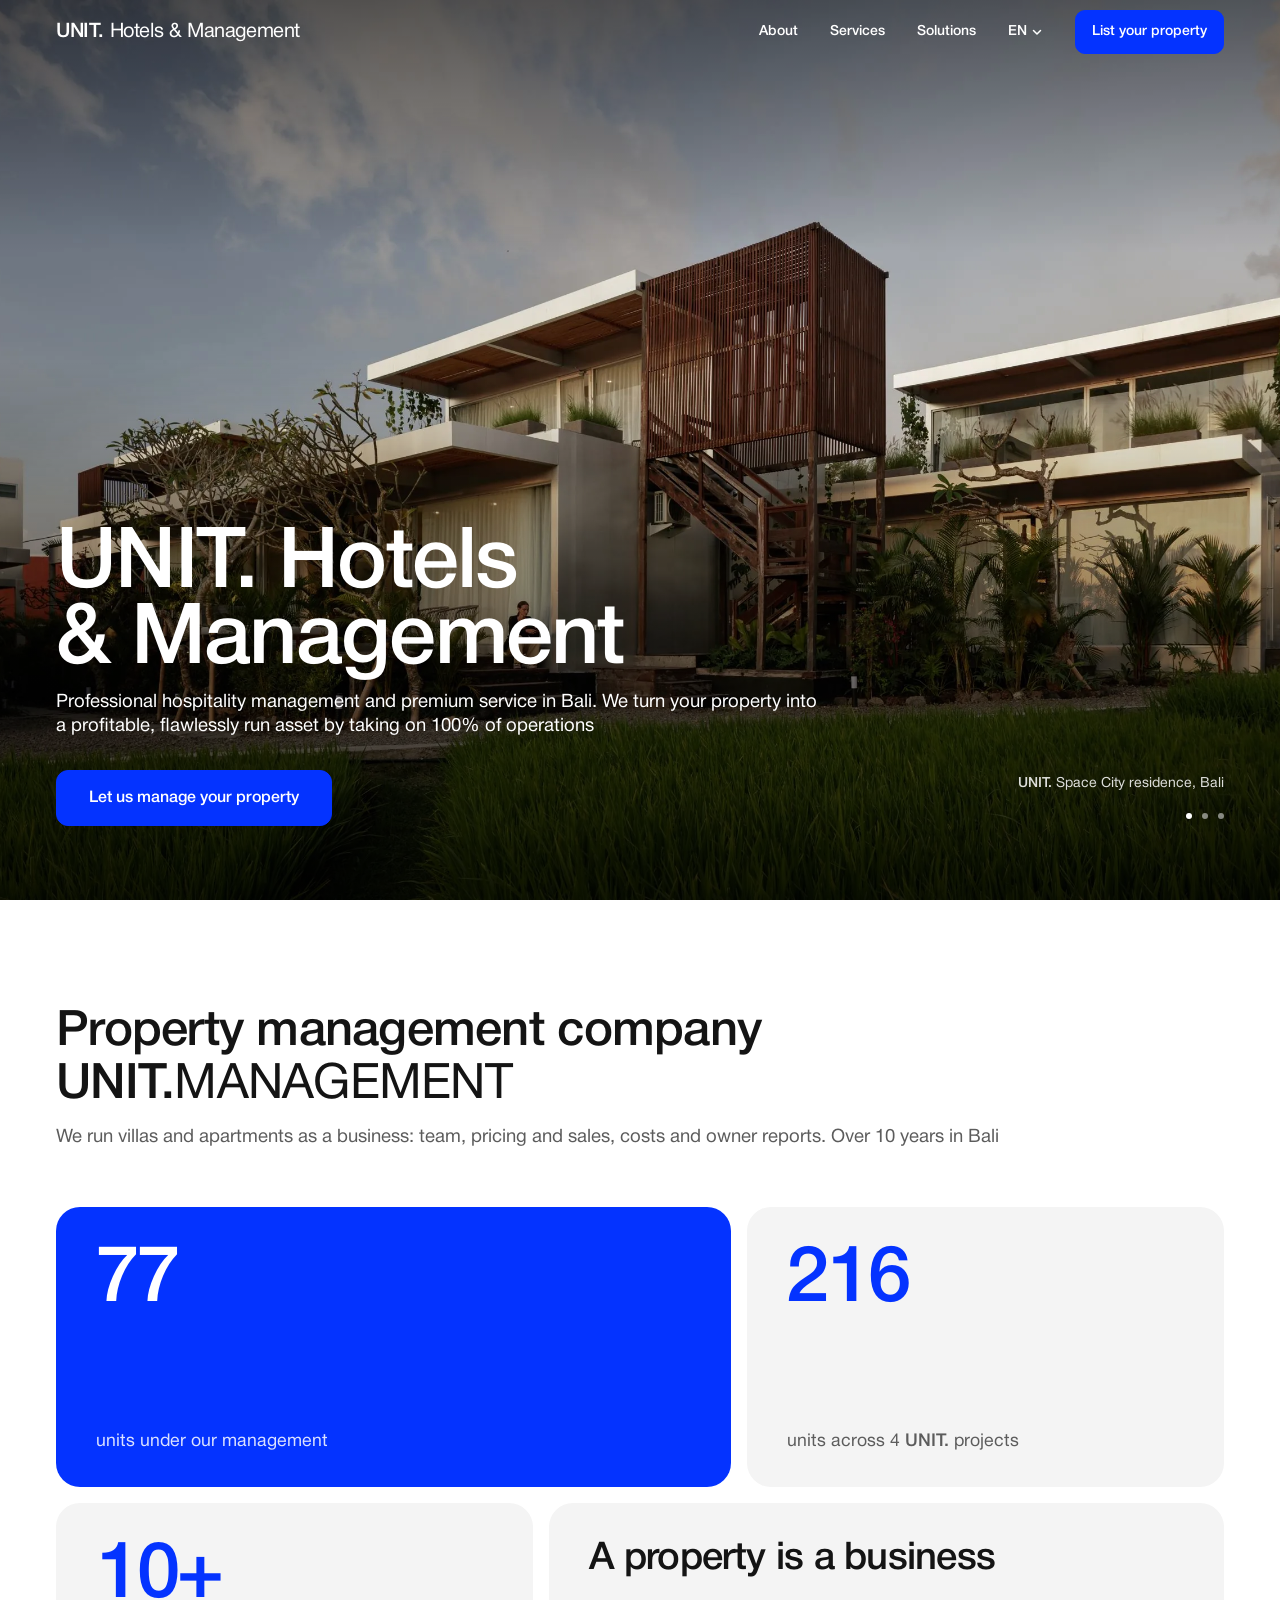
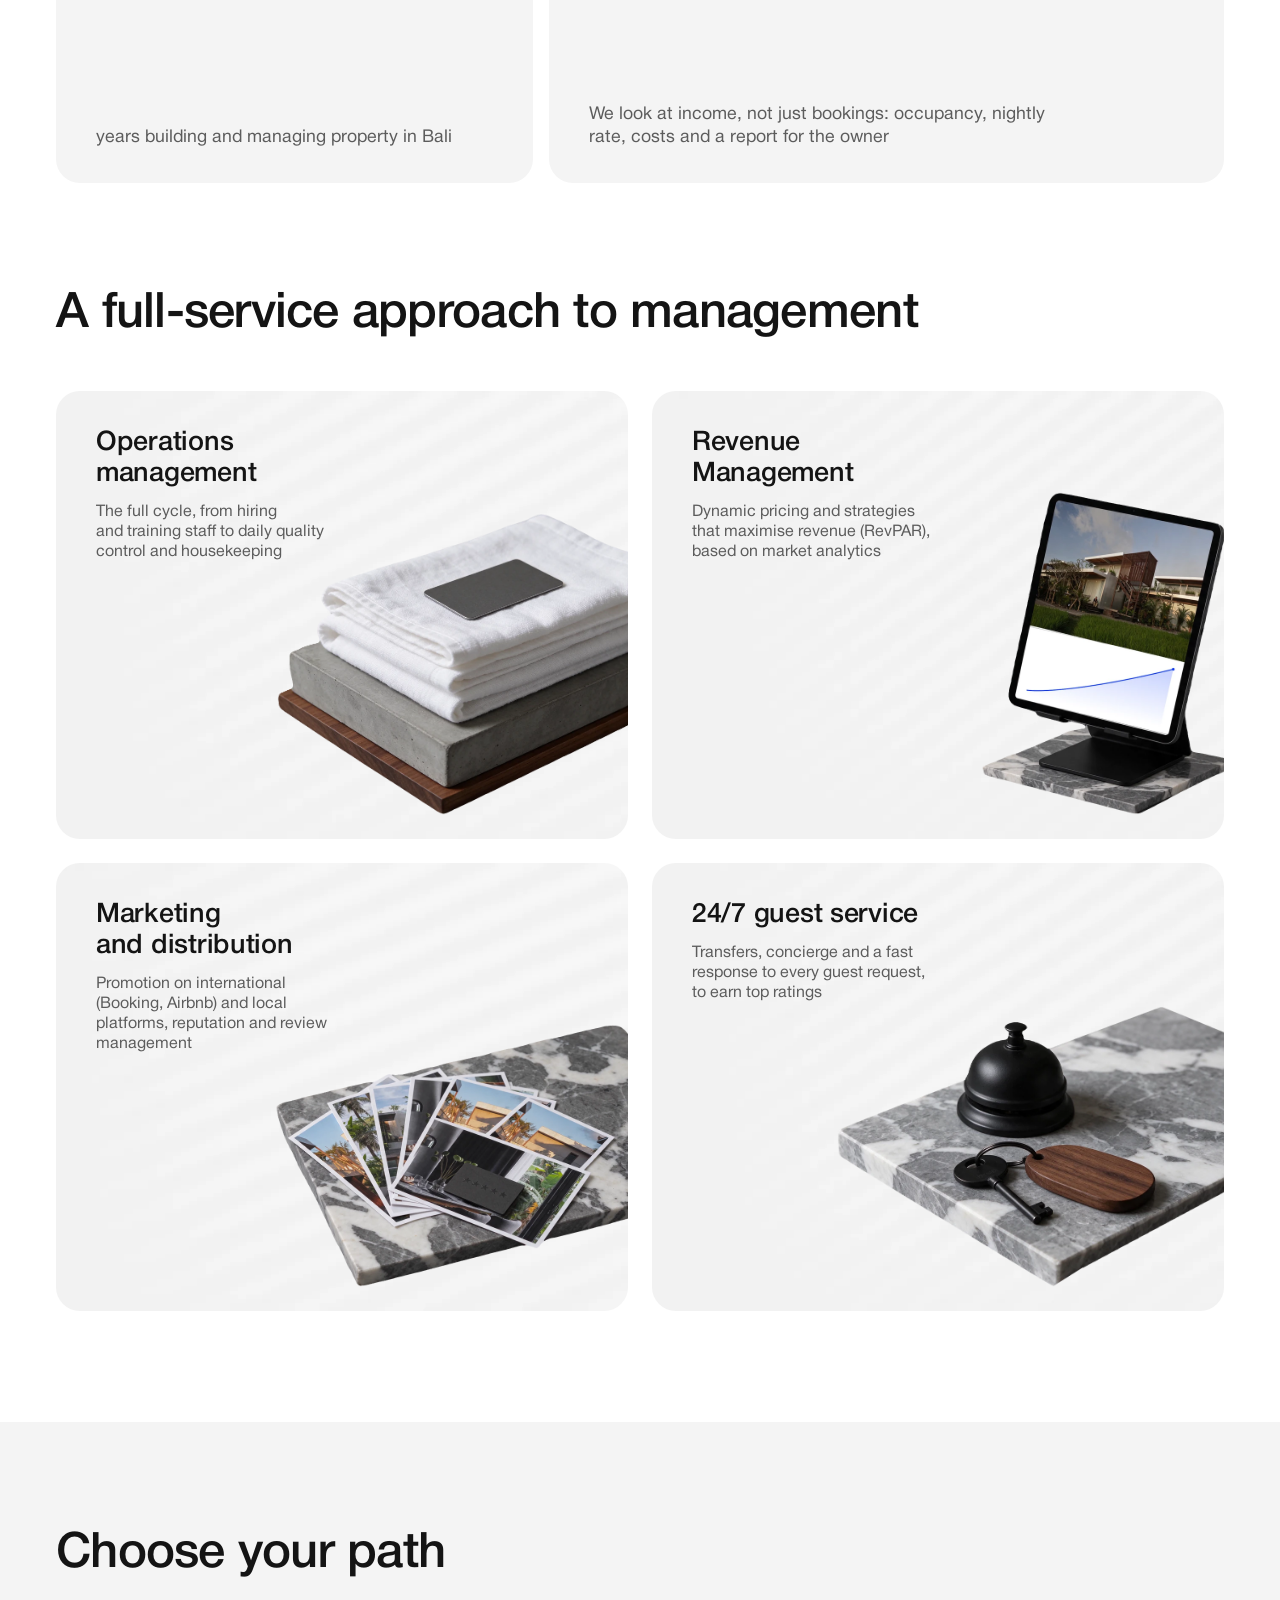
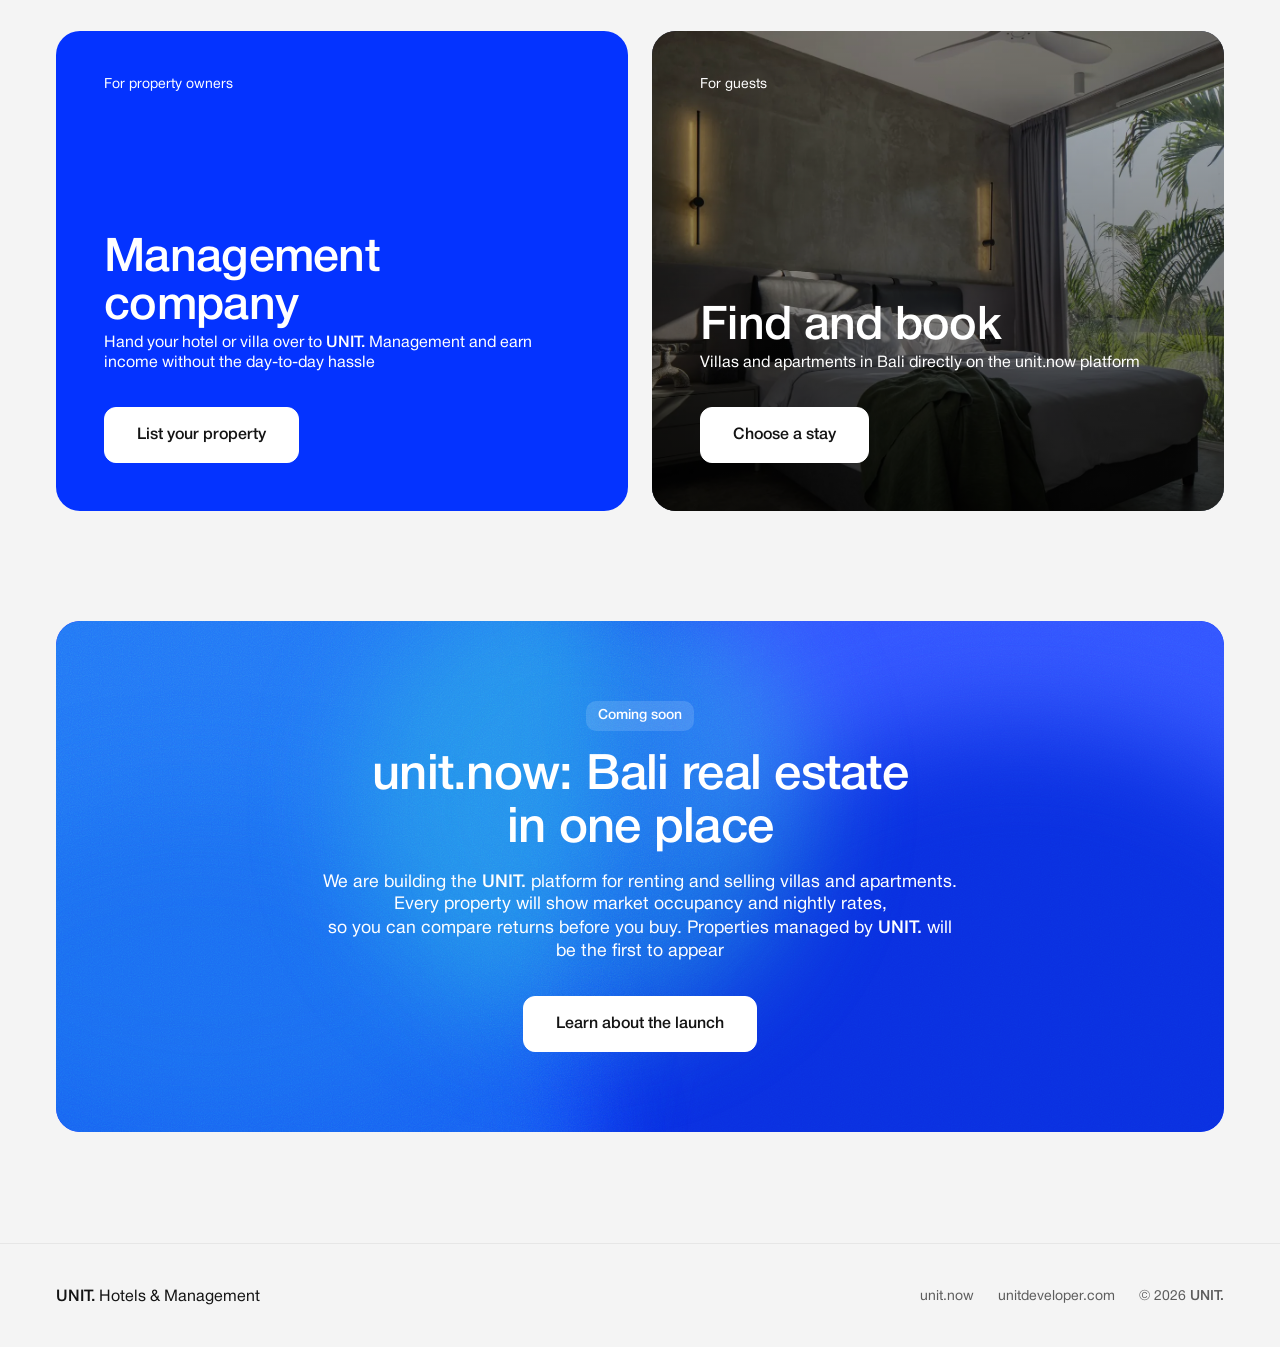
<file: index.html>
<!doctype html>
<html lang="en">
<head>
<meta charset="utf-8">
<meta name="viewport" content="width=device-width, initial-scale=1">
<meta name="robots" content="noindex, nofollow">
<meta http-equiv="Content-Security-Policy" content="default-src 'self'; script-src 'self'; style-src 'self' 'unsafe-inline'; img-src 'self' data:; font-src 'self'; connect-src 'self'; form-action 'self'; base-uri 'self'; object-src 'none'; upgrade-insecure-requests">
<meta name="referrer" content="strict-origin-when-cross-origin">
<meta name="theme-color" content="#0433ff">
<title>UNIT. Hotels &amp; Management: hotel and villa management in Bali</title>
<meta name="description" content="Professional hospitality management and premium service in Bali. Operations, revenue management, distribution and 24/7 guest service for your property.">
<link rel="canonical" href="https://turbo1507.github.io/unithotels/">
<link rel="alternate" hreflang="en" href="https://turbo1507.github.io/unithotels/">
<link rel="alternate" hreflang="ru" href="https://turbo1507.github.io/unithotels/ru/">
<link rel="alternate" hreflang="id" href="https://turbo1507.github.io/unithotels/id/">
<link rel="alternate" hreflang="fr" href="https://turbo1507.github.io/unithotels/fr/">
<link rel="alternate" hreflang="es" href="https://turbo1507.github.io/unithotels/es/">
<link rel="alternate" hreflang="uk" href="https://turbo1507.github.io/unithotels/uk/">
<link rel="alternate" hreflang="it" href="https://turbo1507.github.io/unithotels/it/">
<link rel="alternate" hreflang="tr" href="https://turbo1507.github.io/unithotels/tr/">
<link rel="alternate" hreflang="nl" href="https://turbo1507.github.io/unithotels/nl/">
<link rel="alternate" hreflang="x-default" href="https://turbo1507.github.io/unithotels/">
<meta property="og:type" content="website">
<meta property="og:site_name" content="UNIT. Hotels &amp; Management">
<meta property="og:url" content="https://turbo1507.github.io/unithotels/">
<meta property="og:title" content="UNIT. Hotels &amp; Management">
<meta property="og:description" content="Professional hospitality management and premium service in Bali. Operations, revenue management, distribution and 24/7 guest service for your property.">
<meta property="og:image" content="https://turbo1507.github.io/unithotels/assets/img/og.jpg">
<meta property="og:image:width" content="1200">
<meta property="og:image:height" content="630">
<meta property="og:image:alt" content="UNIT. Space City residence among rice fields in Bali">
<meta property="og:locale" content="en_US">
<meta property="og:locale:alternate" content="ru_RU">
<meta property="og:locale:alternate" content="id_ID">
<meta property="og:locale:alternate" content="fr_FR">
<meta property="og:locale:alternate" content="es_ES">
<meta property="og:locale:alternate" content="uk_UA">
<meta property="og:locale:alternate" content="it_IT">
<meta property="og:locale:alternate" content="tr_TR">
<meta property="og:locale:alternate" content="nl_NL">
<meta name="twitter:card" content="summary_large_image">
<script type="application/ld+json">{"@context":"https://schema.org","@graph":[{"@type":"WebSite","name":"UNIT. Hotels & Management","url":"https://turbo1507.github.io/unithotels/","inLanguage":["en","ru","id","fr","es","uk","it","tr","nl"]},{"@type":"Organization","name":"UNIT. Hotels & Management","url":"https://turbo1507.github.io/unithotels/","parentOrganization":{"@type":"Organization","name":"UNIT.","url":"https://unitdeveloper.com"},"areaServed":"Bali, Indonesia","contactPoint":{"@type":"ContactPoint","telephone":"+62 813 3917 731","contactType":"customer service","availableLanguage":["en","ru","id"]}}]}</script>
<link rel="icon" href="data:image/svg+xml,%3Csvg xmlns=%27http://www.w3.org/2000/svg%27 viewBox=%270 0 32 32%27%3E%3Crect width=%2732%27 height=%2732%27 rx=%278%27 fill=%27%230433ff%27/%3E%3Ccircle cx=%2722%27 cy=%2722%27 r=%273%27 fill=%27%23fff%27/%3E%3C/svg%3E">
<link rel="preload" href="assets/fonts/hn-medium.woff2" as="font" type="font/woff2" crossorigin>
<link rel="preload" href="assets/fonts/hn-roman.woff2" as="font" type="font/woff2" crossorigin>
<link rel="stylesheet" href="assets/site.css?v=mwoxwlhr">
<script src="assets/redir.js?v=mwoxwlhr"></script>
</head>
<body>
<header class="hdr">
  <div class="container hdr-in">
    <a class="wordmark" href="#top"><i class="u5">UNIT.</i> Hotels &amp; Management</a>
    <nav class="nav" aria-label="Main">
      <a href="#about">About</a>
      <a href="#services">Services</a>
      <a href="#directions">Solutions</a>
    </nav>
    <div class="lang-dd">
      <button type="button" class="lang-dd-btn" aria-expanded="false" aria-controls="langList" aria-label="Language: English"><span>EN</span><svg viewBox="0 0 12 12" aria-hidden="true"><path d="M2.5 4.5 6 8l3.5-3.5"/></svg></button>
      <ul class="lang-dd-list" id="langList" hidden><li><a href="" hreflang="en" lang="en" aria-current="true">English</a></li><li><a href="ru/" hreflang="ru" lang="ru">Русский</a></li><li><a href="id/" hreflang="id" lang="id">Bahasa Indonesia</a></li><li><a href="fr/" hreflang="fr" lang="fr">Français</a></li><li><a href="es/" hreflang="es" lang="es">Español</a></li><li><a href="uk/" hreflang="uk" lang="uk">Українська</a></li><li><a href="it/" hreflang="it" lang="it">Italiano</a></li><li><a href="tr/" hreflang="tr" lang="tr">Türkçe</a></li><li><a href="nl/" hreflang="nl" lang="nl">Nederlands</a></li></ul>
    </div>
    <a class="btn btn-sm hdr-cta" href="https://wa.me/628133917731" target="_blank" rel="noopener noreferrer">List your property</a>
  </div>
</header>

<main id="top">
  <section class="hero">
    <div class="hero-media">
      <div class="hero-slide on"><picture>
        <source media="(max-width:599px)" srcset="assets/img/hero-m.webp" type="image/webp">
        <img src="assets/img/hero.webp" alt="UNIT. Space City residence among rice fields in Bali" fetchpriority="high" width="2200" height="1467">
      </picture></div>
      <div class="hero-slide"><picture>
        <source media="(max-width:599px)" srcset="assets/img/hero2-m.webp" type="image/webp">
        <img src="assets/img/hero2.webp" alt="Terrace overlooking the rice fields" loading="lazy" width="2200" height="1467">
      </picture></div>
      <div class="hero-slide"><picture>
        <source media="(max-width:599px)" srcset="assets/img/hero3-m.webp" type="image/webp">
        <img src="assets/img/hero3.webp" alt="UNIT. Space City at dusk" loading="lazy" width="2200" height="1467">
      </picture></div>
    </div>
    <div class="container hero-in">
      <h1 class="t"><i class="u5">UNIT.</i> Hotels &amp; Management</h1>
      <p class="t hero-sub">Professional hospitality management and premium service in Bali. We turn your property into a profitable, flawlessly run asset by taking on 100% of operations</p>
      <div class="btns">
        <a class="btn btn-blue" href="https://wa.me/628133917731" target="_blank" rel="noopener noreferrer">Let us manage your property</a>
      </div>
    </div>
    <div class="hero-caps"><p class="hero-cap on"><i class="u5">UNIT.</i> Space City residence, Bali</p><p class="hero-cap" aria-hidden="true">Terrace overlooking the rice fields</p><p class="hero-cap" aria-hidden="true"><i class="u5">UNIT.</i> Space City at dusk</p></div>
    <div class="hero-dots" role="group" aria-label="Photos"></div>
  </section>

  <section class="sec about-sec" id="about">
    <div class="container">
      <h2 class="t h2">Property management company <i class="u5">UNIT.</i><span class="u4">MANAGEMENT</span></h2>
      <p class="t about-lead">We run villas and apartments as a business: team, pricing and sales, costs and owner reports. Over 10 years in Bali</p>
      <ul class="abento">
        <li class="ab-card ab-1"><b class="t ab-n">77</b><span class="t ab-l">units under our management</span></li>
        <li class="ab-card ab-2"><b class="t ab-n">216</b><span class="t ab-l">units across 4 <i class="u5">UNIT.</i> projects</span></li>
        <li class="ab-card ab-3"><b class="t ab-n">10+</b><span class="t ab-l">years building and managing property in Bali</span></li>
        <li class="ab-card ab-4"><h3 class="t ab-t">A property is a business</h3><p class="t ab-l">We look at income, not just bookings: occupancy, nightly rate, costs and a report for the owner</p></li>
      </ul>
    </div>
  </section>

  <section class="sec svc-sec" id="services">
    <div class="container">
      <h2 class="t h2">A full-service approach to management</h2>
      <div class="svc">
        <article class="svc-card svc-ops svc-1">
          <div class="svc-pic"><picture>
            <source media="(max-width:599px)" srcset="assets/img/svc-ops-m.webp?v=mwoxwlhr" width="600" height="452">
            <img src="assets/img/svc-ops.webp?v=mwoxwlhr" alt="" width="920" height="719" loading="lazy">
          </picture></div>
          <h3 class="t">Operations management</h3>
          <p class="t">The full cycle, from hiring and training staff to daily quality control and housekeeping</p>
        </article>
        <article class="svc-card svc-rev svc-2">
          <div class="svc-pic"><picture>
            <source media="(max-width:599px)" srcset="assets/img/svc-rev-m.webp?v=mwoxwlhr" width="455" height="444">
            <img src="assets/img/svc-rev.webp?v=mwoxwlhr" alt="" width="594" height="760" loading="lazy">
          </picture></div>
          <h3 class="t">Revenue Management</h3>
          <p class="t">Dynamic pricing and strategies that maximise revenue (RevPAR), based on market analytics</p>
        </article>
        <article class="svc-card svc-mkt svc-3">
          <div class="svc-pic"><picture>
            <source media="(max-width:599px)" srcset="assets/img/svc-mkt-m.webp?v=mwoxwlhr" width="599" height="364">
            <img src="assets/img/svc-mkt.webp?v=mwoxwlhr" alt="" width="960" height="650" loading="lazy">
          </picture></div>
          <h3 class="t">Marketing and distribution</h3>
          <p class="t">Promotion on international (Booking, Airbnb) and local platforms, reputation and review management</p>
        </article>
        <article class="svc-card svc-guest svc-4">
          <div class="svc-pic"><picture>
            <source media="(max-width:599px)" srcset="assets/img/svc-guest-m.webp?v=mwoxwlhr" width="698" height="481">
            <img src="assets/img/svc-guest.webp?v=mwoxwlhr" alt="" width="959" height="660" loading="lazy">
          </picture></div>
          <h3 class="t">24/7 guest service</h3>
          <p class="t">Transfers, concierge and a fast response to every guest request, to earn top ratings</p>
        </article>
      </div>
    </div>
  </section>

  <section class="sec dir-sec" id="directions">
    <div class="container">
      <h2 class="t h2">Choose your path</h2>
      <div class="dir">
        <article class="dir-card dir-mgmt">
          <span class="t dir-tag">For property owners</span>
          <div class="dir-body">
            <h3 class="t">Management company</h3>
            <p class="t">Hand your hotel or villa over to <i class="u5">UNIT.</i> Management and earn income without the day-to-day hassle</p>
            <a class="btn btn-white" href="https://wa.me/628133917731" data-todo="unit-management-url" target="_blank" rel="noopener noreferrer">List your property</a>
          </div>
        </article>
        <article class="dir-card dir-book">
          <img src="assets/img/dir-book.webp" alt="" width="1600" height="1067" loading="lazy">
          <span class="t dir-tag">For guests</span>
          <div class="dir-body">
            <h3 class="t">Find and book</h3>
            <p class="t">Villas and apartments in Bali directly on the unit.now platform</p>
            <a class="btn btn-white" href="https://unit.now">Choose a stay</a>
          </div>
        </article>
      </div>
    </div>
  </section>

  <section class="sec news-sec" id="news">
    <div class="container">
      <div class="news">
        <div class="flow" aria-hidden="true"><span class="flow-blobs"><i></i><i></i><i></i><i></i><i></i></span><span class="flow-grain"></span></div>
        <span class="news-tag">Coming soon</span>
        <h2 class="t h2 news-t">unit.now: Bali real estate in one place</h2>
        <p class="t news-p">We are building the <i class="u5">UNIT.</i> platform for renting and selling villas and apartments. Every property will show market occupancy and nightly rates, so you can compare returns before you buy. Properties managed by <i class="u5">UNIT.</i> will be the first to appear</p>
        <a class="btn btn-white" href="https://unit.now">Learn about the launch</a>
      </div>
    </div>
  </section>
</main>

<footer class="ftr">
  <div class="container ftr-in">
    <span class="t wordmark"><i class="u5">UNIT.</i> Hotels &amp; Management</span>
    <nav class="ftr-links" aria-label="UNIT. ecosystem">
      <a class="t" href="https://unit.now">unit.now</a>
      <a class="t" href="https://unitdeveloper.com">unitdeveloper.com</a>
      <span class="t">© 2026 <i class="u5">UNIT.</i></span>
    </nav>
  </div>
</footer>
<script src="assets/site.js?v=mwoxwlhr" defer></script>
</body>
</html>
</file>
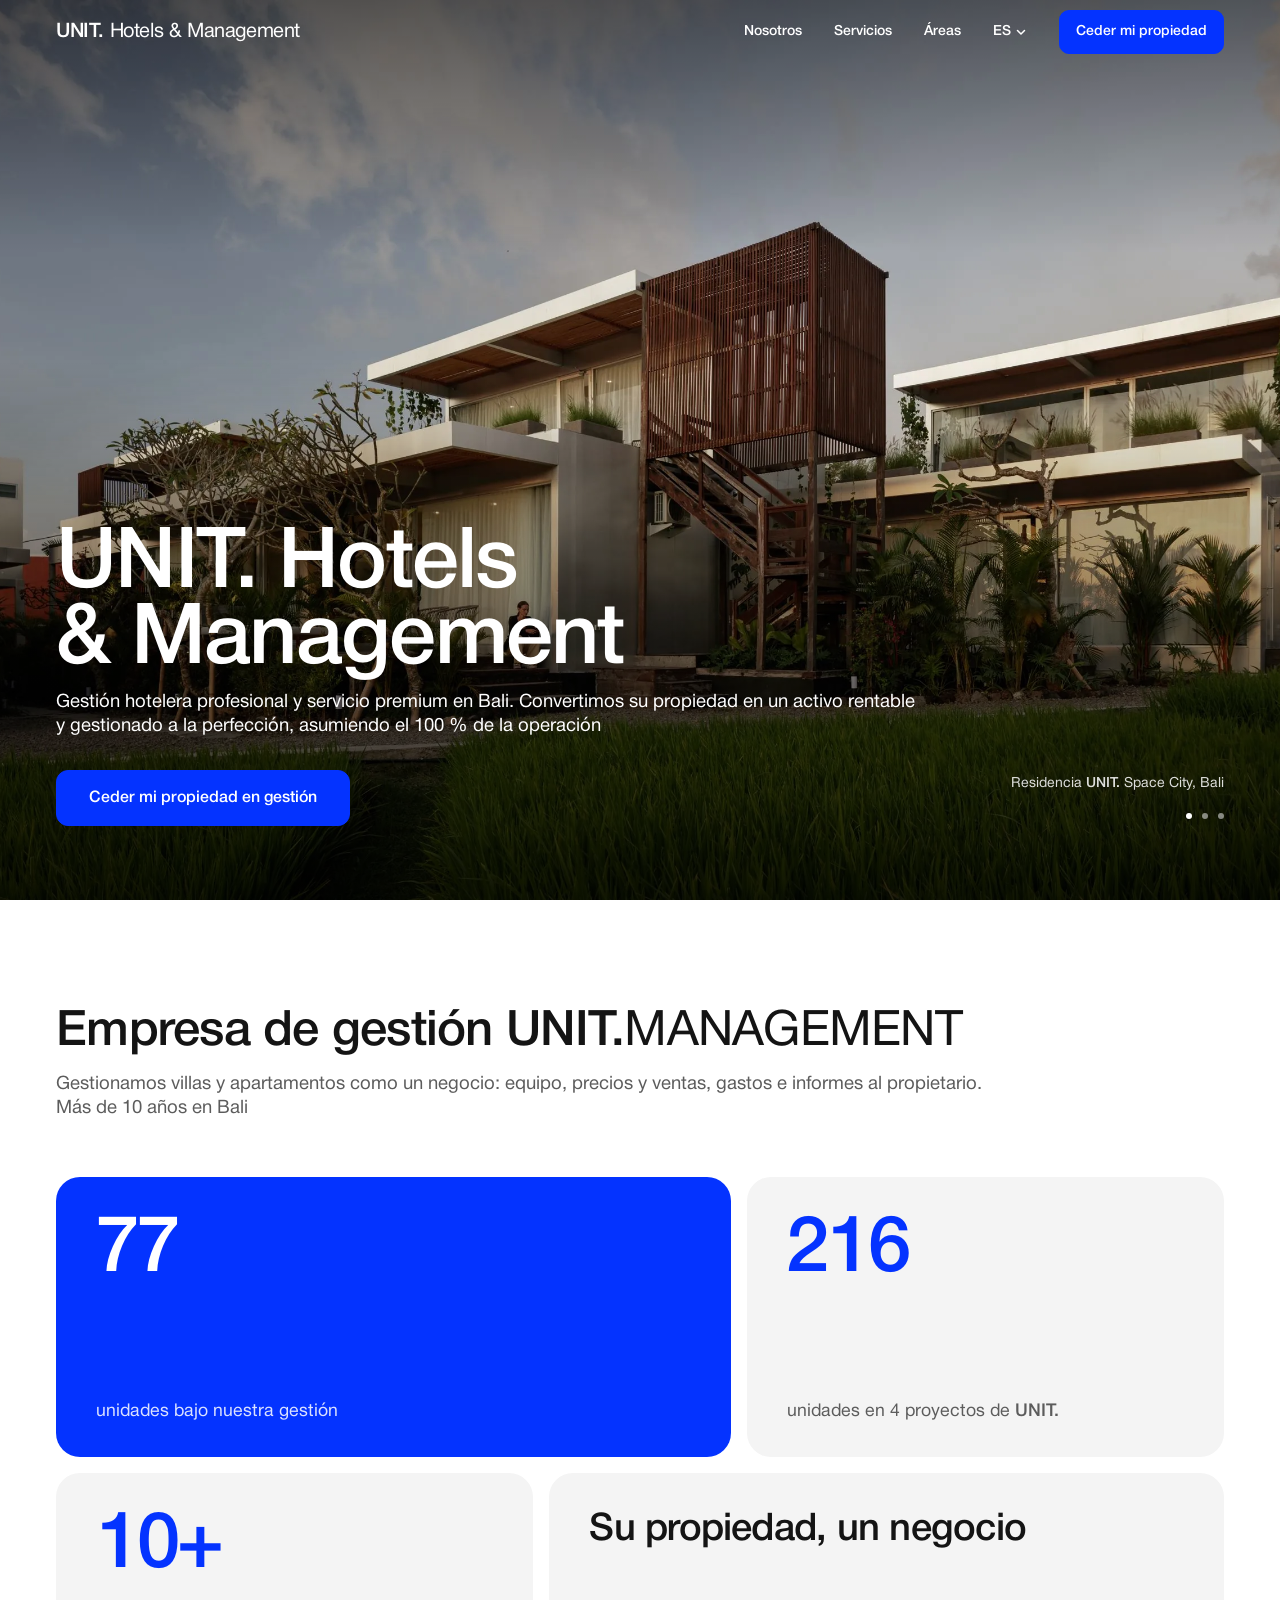
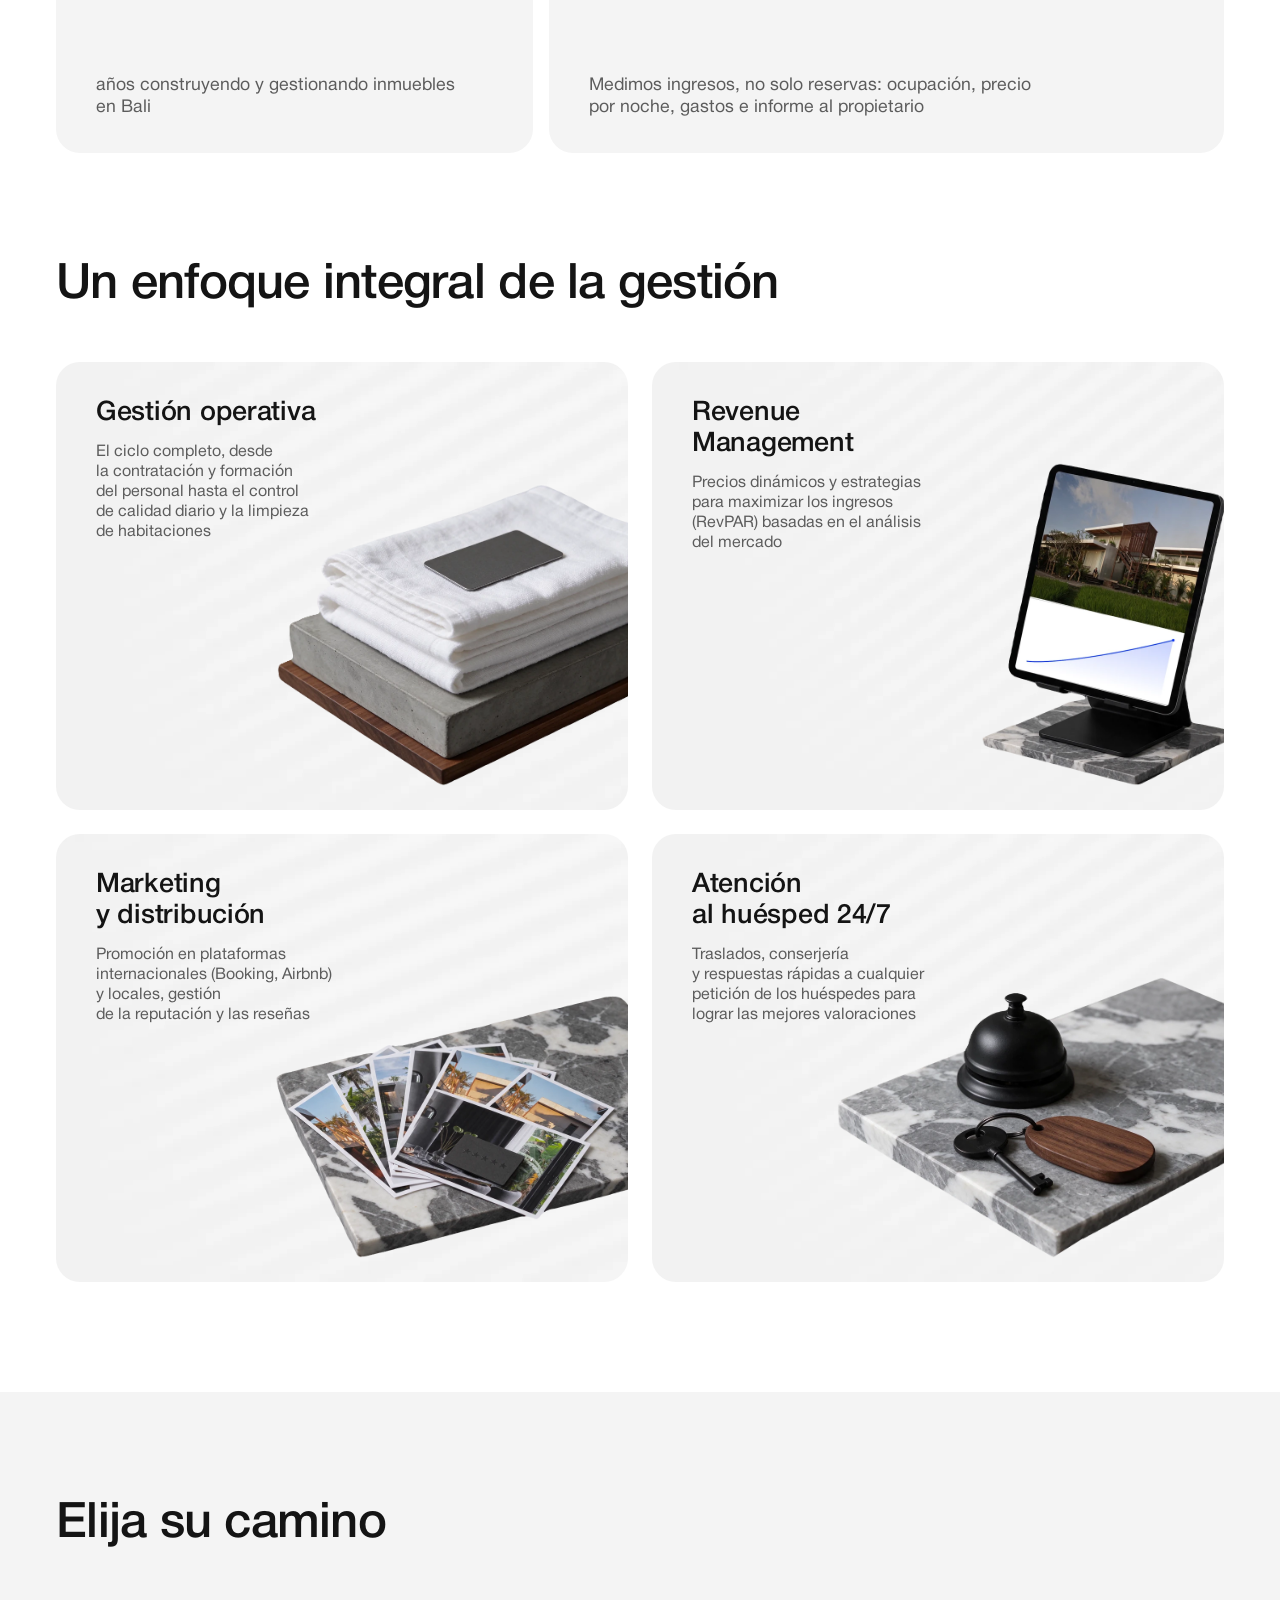
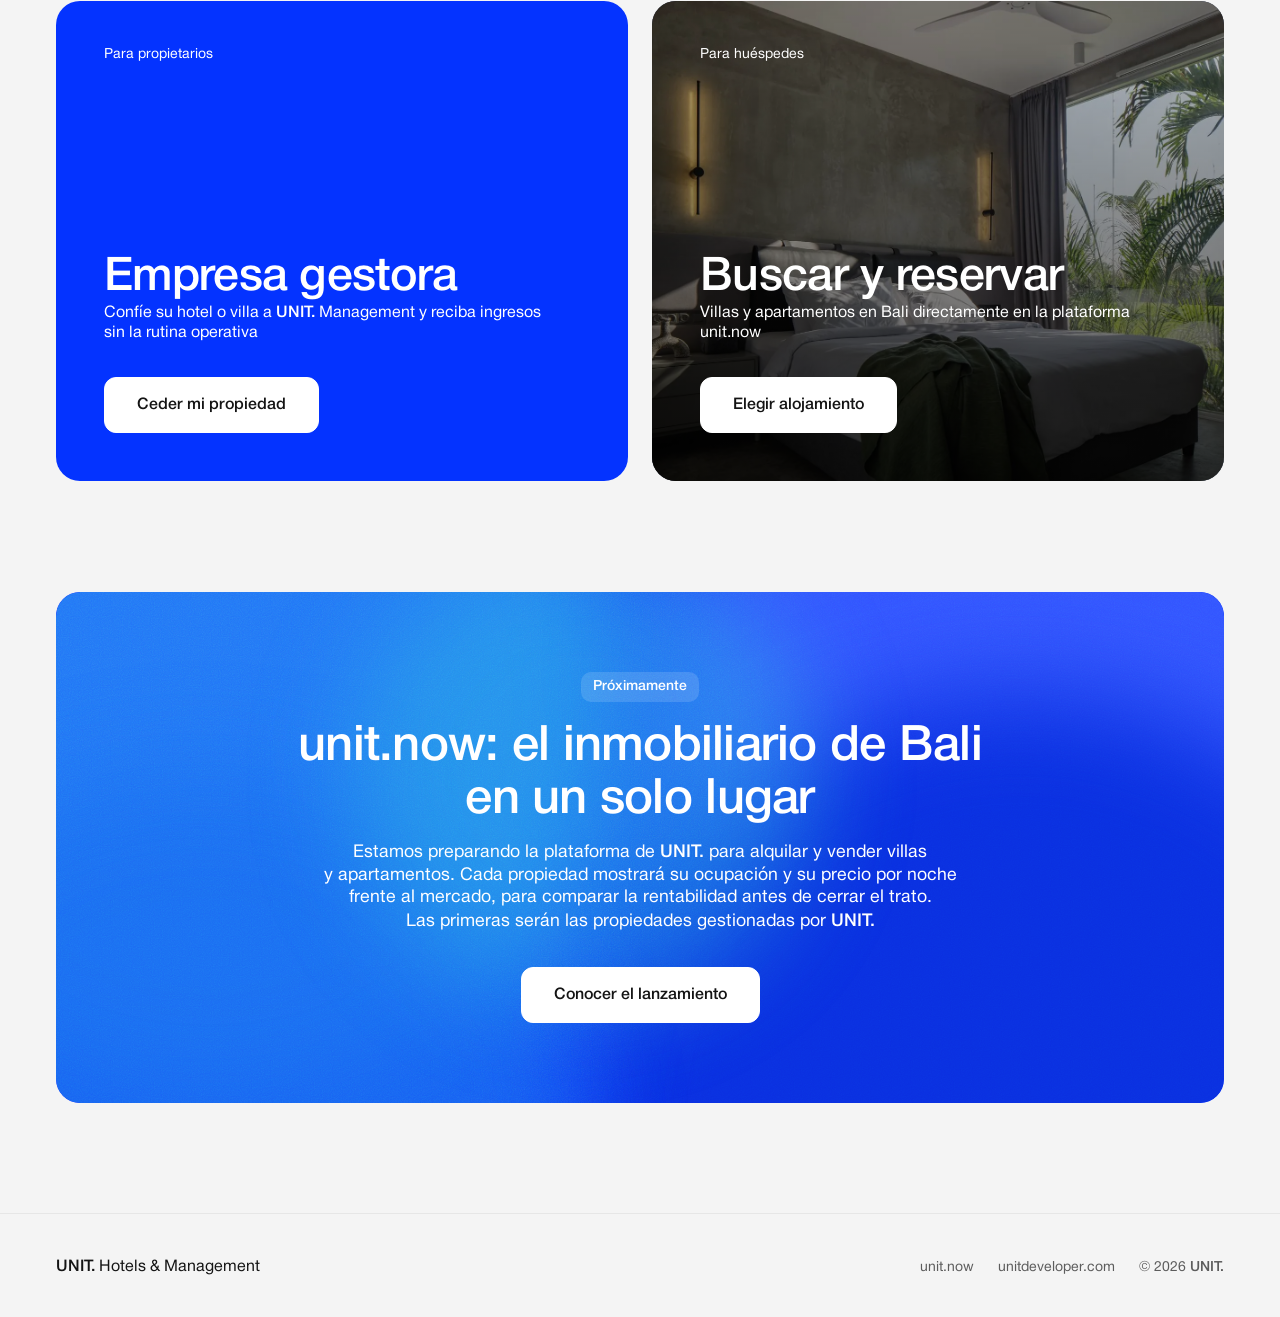
<file: es/index.html>
<!doctype html>
<html lang="es" data-root="../">
<head>
<meta charset="utf-8">
<meta name="viewport" content="width=device-width, initial-scale=1">
<meta name="robots" content="noindex, nofollow">
<meta http-equiv="Content-Security-Policy" content="default-src 'self'; script-src 'self'; style-src 'self' 'unsafe-inline'; img-src 'self' data:; font-src 'self'; connect-src 'self'; form-action 'self'; base-uri 'self'; object-src 'none'; upgrade-insecure-requests">
<meta name="referrer" content="strict-origin-when-cross-origin">
<meta name="theme-color" content="#0433ff">
<title>UNIT. Hotels &amp; Management: hotel and villa management in Bali</title>
<meta name="description" content="Professional hospitality management and premium service in Bali. Operations, revenue management, distribution and 24/7 guest service for your property.">
<link rel="canonical" href="https://turbo1507.github.io/unithotels/es/">
<link rel="alternate" hreflang="en" href="https://turbo1507.github.io/unithotels/">
<link rel="alternate" hreflang="ru" href="https://turbo1507.github.io/unithotels/ru/">
<link rel="alternate" hreflang="id" href="https://turbo1507.github.io/unithotels/id/">
<link rel="alternate" hreflang="fr" href="https://turbo1507.github.io/unithotels/fr/">
<link rel="alternate" hreflang="es" href="https://turbo1507.github.io/unithotels/es/">
<link rel="alternate" hreflang="uk" href="https://turbo1507.github.io/unithotels/uk/">
<link rel="alternate" hreflang="it" href="https://turbo1507.github.io/unithotels/it/">
<link rel="alternate" hreflang="tr" href="https://turbo1507.github.io/unithotels/tr/">
<link rel="alternate" hreflang="nl" href="https://turbo1507.github.io/unithotels/nl/">
<link rel="alternate" hreflang="x-default" href="https://turbo1507.github.io/unithotels/">
<meta property="og:type" content="website">
<meta property="og:site_name" content="UNIT. Hotels &amp; Management">
<meta property="og:url" content="https://turbo1507.github.io/unithotels/es/">
<meta property="og:title" content="UNIT. Hotels &amp; Management">
<meta property="og:description" content="Professional hospitality management and premium service in Bali. Operations, revenue management, distribution and 24/7 guest service for your property.">
<meta property="og:image" content="https://turbo1507.github.io/unithotels/assets/img/og.jpg">
<meta property="og:image:width" content="1200">
<meta property="og:image:height" content="630">
<meta property="og:image:alt" content="UNIT. Space City residence among rice fields in Bali">
<meta property="og:locale" content="es_ES">
<meta property="og:locale:alternate" content="en_US">
<meta property="og:locale:alternate" content="ru_RU">
<meta property="og:locale:alternate" content="id_ID">
<meta property="og:locale:alternate" content="fr_FR">
<meta property="og:locale:alternate" content="uk_UA">
<meta property="og:locale:alternate" content="it_IT">
<meta property="og:locale:alternate" content="tr_TR">
<meta property="og:locale:alternate" content="nl_NL">
<meta name="twitter:card" content="summary_large_image">
<script type="application/ld+json">{"@context":"https://schema.org","@graph":[{"@type":"WebSite","name":"UNIT. Hotels & Management","url":"https://turbo1507.github.io/unithotels/","inLanguage":["en","ru","id","fr","es","uk","it","tr","nl"]},{"@type":"Organization","name":"UNIT. Hotels & Management","url":"https://turbo1507.github.io/unithotels/","parentOrganization":{"@type":"Organization","name":"UNIT.","url":"https://unitdeveloper.com"},"areaServed":"Bali, Indonesia","contactPoint":{"@type":"ContactPoint","telephone":"+62 813 3917 731","contactType":"customer service","availableLanguage":["en","ru","id"]}}]}</script>
<link rel="icon" href="data:image/svg+xml,%3Csvg xmlns=%27http://www.w3.org/2000/svg%27 viewBox=%270 0 32 32%27%3E%3Crect width=%2732%27 height=%2732%27 rx=%278%27 fill=%27%230433ff%27/%3E%3Ccircle cx=%2722%27 cy=%2722%27 r=%273%27 fill=%27%23fff%27/%3E%3C/svg%3E">
<link rel="preload" href="../assets/fonts/hn-medium.woff2" as="font" type="font/woff2" crossorigin>
<link rel="preload" href="../assets/fonts/hn-roman.woff2" as="font" type="font/woff2" crossorigin>
<link rel="stylesheet" href="../assets/site.css?v=mwoxwlhr">

</head>
<body>
<header class="hdr">
  <div class="container hdr-in">
    <a class="wordmark" href="#top"><i class="u5">UNIT.</i> Hotels &amp; Management</a>
    <nav class="nav" aria-label="Menú principal">
      <a href="#about">Nosotros</a>
      <a href="#services">Servicios</a>
      <a href="#directions">Áreas</a>
    </nav>
    <div class="lang-dd">
      <button type="button" class="lang-dd-btn" aria-expanded="false" aria-controls="langList" aria-label="Idioma: Español"><span>ES</span><svg viewBox="0 0 12 12" aria-hidden="true"><path d="M2.5 4.5 6 8l3.5-3.5"/></svg></button>
      <ul class="lang-dd-list" id="langList" hidden><li><a href="../" hreflang="en" lang="en">English</a></li><li><a href="../ru/" hreflang="ru" lang="ru">Русский</a></li><li><a href="../id/" hreflang="id" lang="id">Bahasa Indonesia</a></li><li><a href="../fr/" hreflang="fr" lang="fr">Français</a></li><li><a href="../es/" hreflang="es" lang="es" aria-current="true">Español</a></li><li><a href="../uk/" hreflang="uk" lang="uk">Українська</a></li><li><a href="../it/" hreflang="it" lang="it">Italiano</a></li><li><a href="../tr/" hreflang="tr" lang="tr">Türkçe</a></li><li><a href="../nl/" hreflang="nl" lang="nl">Nederlands</a></li></ul>
    </div>
    <a class="btn btn-sm hdr-cta" href="https://wa.me/628133917731" target="_blank" rel="noopener noreferrer">Ceder mi propiedad</a>
  </div>
</header>

<main id="top">
  <section class="hero">
    <div class="hero-media">
      <div class="hero-slide on"><picture>
        <source media="(max-width:599px)" srcset="../assets/img/hero-m.webp" type="image/webp">
        <img src="../assets/img/hero.webp" alt="Residencia UNIT. Space City entre arrozales en Bali" fetchpriority="high" width="2200" height="1467">
      </picture></div>
      <div class="hero-slide"><picture>
        <source media="(max-width:599px)" srcset="../assets/img/hero2-m.webp" type="image/webp">
        <img src="../assets/img/hero2.webp" alt="Terraza con vista a los arrozales" loading="lazy" width="2200" height="1467">
      </picture></div>
      <div class="hero-slide"><picture>
        <source media="(max-width:599px)" srcset="../assets/img/hero3-m.webp" type="image/webp">
        <img src="../assets/img/hero3.webp" alt="UNIT. Space City al atardecer" loading="lazy" width="2200" height="1467">
      </picture></div>
    </div>
    <div class="container hero-in">
      <h1 class="t"><i class="u5">UNIT.</i> Hotels &amp; Management</h1>
      <p class="t hero-sub">Gestión hotelera profesional y servicio premium en Bali. Convertimos su propiedad en un activo rentable y gestionado a la perfección, asumiendo el 100 % de la operación</p>
      <div class="btns">
        <a class="btn btn-blue" href="https://wa.me/628133917731" target="_blank" rel="noopener noreferrer">Ceder mi propiedad en gestión</a>
      </div>
    </div>
    <div class="hero-caps"><p class="hero-cap on">Residencia <i class="u5">UNIT.</i> Space City, Bali</p><p class="hero-cap" aria-hidden="true">Terraza con vista a los arrozales</p><p class="hero-cap" aria-hidden="true"><i class="u5">UNIT.</i> Space City al atardecer</p></div>
    <div class="hero-dots" role="group" aria-label="Fotos"></div>
  </section>

  <section class="sec about-sec" id="about">
    <div class="container">
      <h2 class="t h2">Empresa de gestión <i class="u5">UNIT.</i><span class="u4">MANAGEMENT</span></h2>
      <p class="t about-lead">Gestionamos villas y apartamentos como un negocio: equipo, precios y ventas, gastos e informes al propietario. Más de 10 años en Bali</p>
      <ul class="abento">
        <li class="ab-card ab-1"><b class="t ab-n">77</b><span class="t ab-l">unidades bajo nuestra gestión</span></li>
        <li class="ab-card ab-2"><b class="t ab-n">216</b><span class="t ab-l">unidades en 4 proyectos de <i class="u5">UNIT.</i></span></li>
        <li class="ab-card ab-3"><b class="t ab-n">10+</b><span class="t ab-l">años construyendo y gestionando inmuebles en Bali</span></li>
        <li class="ab-card ab-4"><h3 class="t ab-t">Su propiedad, un negocio</h3><p class="t ab-l">Medimos ingresos, no solo reservas: ocupación, precio por noche, gastos e informe al propietario</p></li>
      </ul>
    </div>
  </section>

  <section class="sec svc-sec" id="services">
    <div class="container">
      <h2 class="t h2">Un enfoque integral de la gestión</h2>
      <div class="svc">
        <article class="svc-card svc-ops svc-1">
          <div class="svc-pic"><picture>
            <source media="(max-width:599px)" srcset="../assets/img/svc-ops-m.webp?v=mwoxwlhr" width="600" height="452">
            <img src="../assets/img/svc-ops.webp?v=mwoxwlhr" alt="" width="920" height="719" loading="lazy">
          </picture></div>
          <h3 class="t">Gestión operativa</h3>
          <p class="t">El ciclo completo, desde la contratación y formación del personal hasta el control de calidad diario y la limpieza de habitaciones</p>
        </article>
        <article class="svc-card svc-rev svc-2">
          <div class="svc-pic"><picture>
            <source media="(max-width:599px)" srcset="../assets/img/svc-rev-m.webp?v=mwoxwlhr" width="455" height="444">
            <img src="../assets/img/svc-rev.webp?v=mwoxwlhr" alt="" width="594" height="760" loading="lazy">
          </picture></div>
          <h3 class="t">Revenue Management</h3>
          <p class="t">Precios dinámicos y estrategias para maximizar los ingresos (RevPAR) basadas en el análisis del mercado</p>
        </article>
        <article class="svc-card svc-mkt svc-3">
          <div class="svc-pic"><picture>
            <source media="(max-width:599px)" srcset="../assets/img/svc-mkt-m.webp?v=mwoxwlhr" width="599" height="364">
            <img src="../assets/img/svc-mkt.webp?v=mwoxwlhr" alt="" width="960" height="650" loading="lazy">
          </picture></div>
          <h3 class="t">Marketing y distribución</h3>
          <p class="t">Promoción en plataformas internacionales (Booking, Airbnb) y locales, gestión de la reputación y las reseñas</p>
        </article>
        <article class="svc-card svc-guest svc-4">
          <div class="svc-pic"><picture>
            <source media="(max-width:599px)" srcset="../assets/img/svc-guest-m.webp?v=mwoxwlhr" width="698" height="481">
            <img src="../assets/img/svc-guest.webp?v=mwoxwlhr" alt="" width="959" height="660" loading="lazy">
          </picture></div>
          <h3 class="t">Atención al huésped 24/7</h3>
          <p class="t">Traslados, conserjería y respuestas rápidas a cualquier petición de los huéspedes para lograr las mejores valoraciones</p>
        </article>
      </div>
    </div>
  </section>

  <section class="sec dir-sec" id="directions">
    <div class="container">
      <h2 class="t h2">Elija su camino</h2>
      <div class="dir">
        <article class="dir-card dir-mgmt">
          <span class="t dir-tag">Para propietarios</span>
          <div class="dir-body">
            <h3 class="t">Empresa gestora</h3>
            <p class="t">Confíe su hotel o villa a <i class="u5">UNIT.</i> Management y reciba ingresos sin la rutina operativa</p>
            <a class="btn btn-white" href="https://wa.me/628133917731" data-todo="unit-management-url" target="_blank" rel="noopener noreferrer">Ceder mi propiedad</a>
          </div>
        </article>
        <article class="dir-card dir-book">
          <img src="../assets/img/dir-book.webp" alt="" width="1600" height="1067" loading="lazy">
          <span class="t dir-tag">Para huéspedes</span>
          <div class="dir-body">
            <h3 class="t">Buscar y reservar</h3>
            <p class="t">Villas y apartamentos en Bali directamente en la plataforma unit.now</p>
            <a class="btn btn-white" href="https://unit.now">Elegir alojamiento</a>
          </div>
        </article>
      </div>
    </div>
  </section>

  <section class="sec news-sec" id="news">
    <div class="container">
      <div class="news">
        <div class="flow" aria-hidden="true"><span class="flow-blobs"><i></i><i></i><i></i><i></i><i></i></span><span class="flow-grain"></span></div>
        <span class="news-tag">Próximamente</span>
        <h2 class="t h2 news-t">unit.now: el inmobiliario de Bali en un solo lugar</h2>
        <p class="t news-p">Estamos preparando la plataforma de <i class="u5">UNIT.</i> para alquilar y vender villas y apartamentos. Cada propiedad mostrará su ocupación y su precio por noche frente al mercado, para comparar la rentabilidad antes de cerrar el trato. Las primeras serán las propiedades gestionadas por <i class="u5">UNIT.</i></p>
        <a class="btn btn-white" href="https://unit.now">Conocer el lanzamiento</a>
      </div>
    </div>
  </section>
</main>

<footer class="ftr">
  <div class="container ftr-in">
    <span class="t wordmark"><i class="u5">UNIT.</i> Hotels &amp; Management</span>
    <nav class="ftr-links" aria-label="Ecosistema UNIT.">
      <a class="t" href="https://unit.now">unit.now</a>
      <a class="t" href="https://unitdeveloper.com">unitdeveloper.com</a>
      <span class="t">© 2026 <i class="u5">UNIT.</i></span>
    </nav>
  </div>
</footer>
<script src="../assets/site.js?v=mwoxwlhr" defer></script>
</body>
</html>
</file>
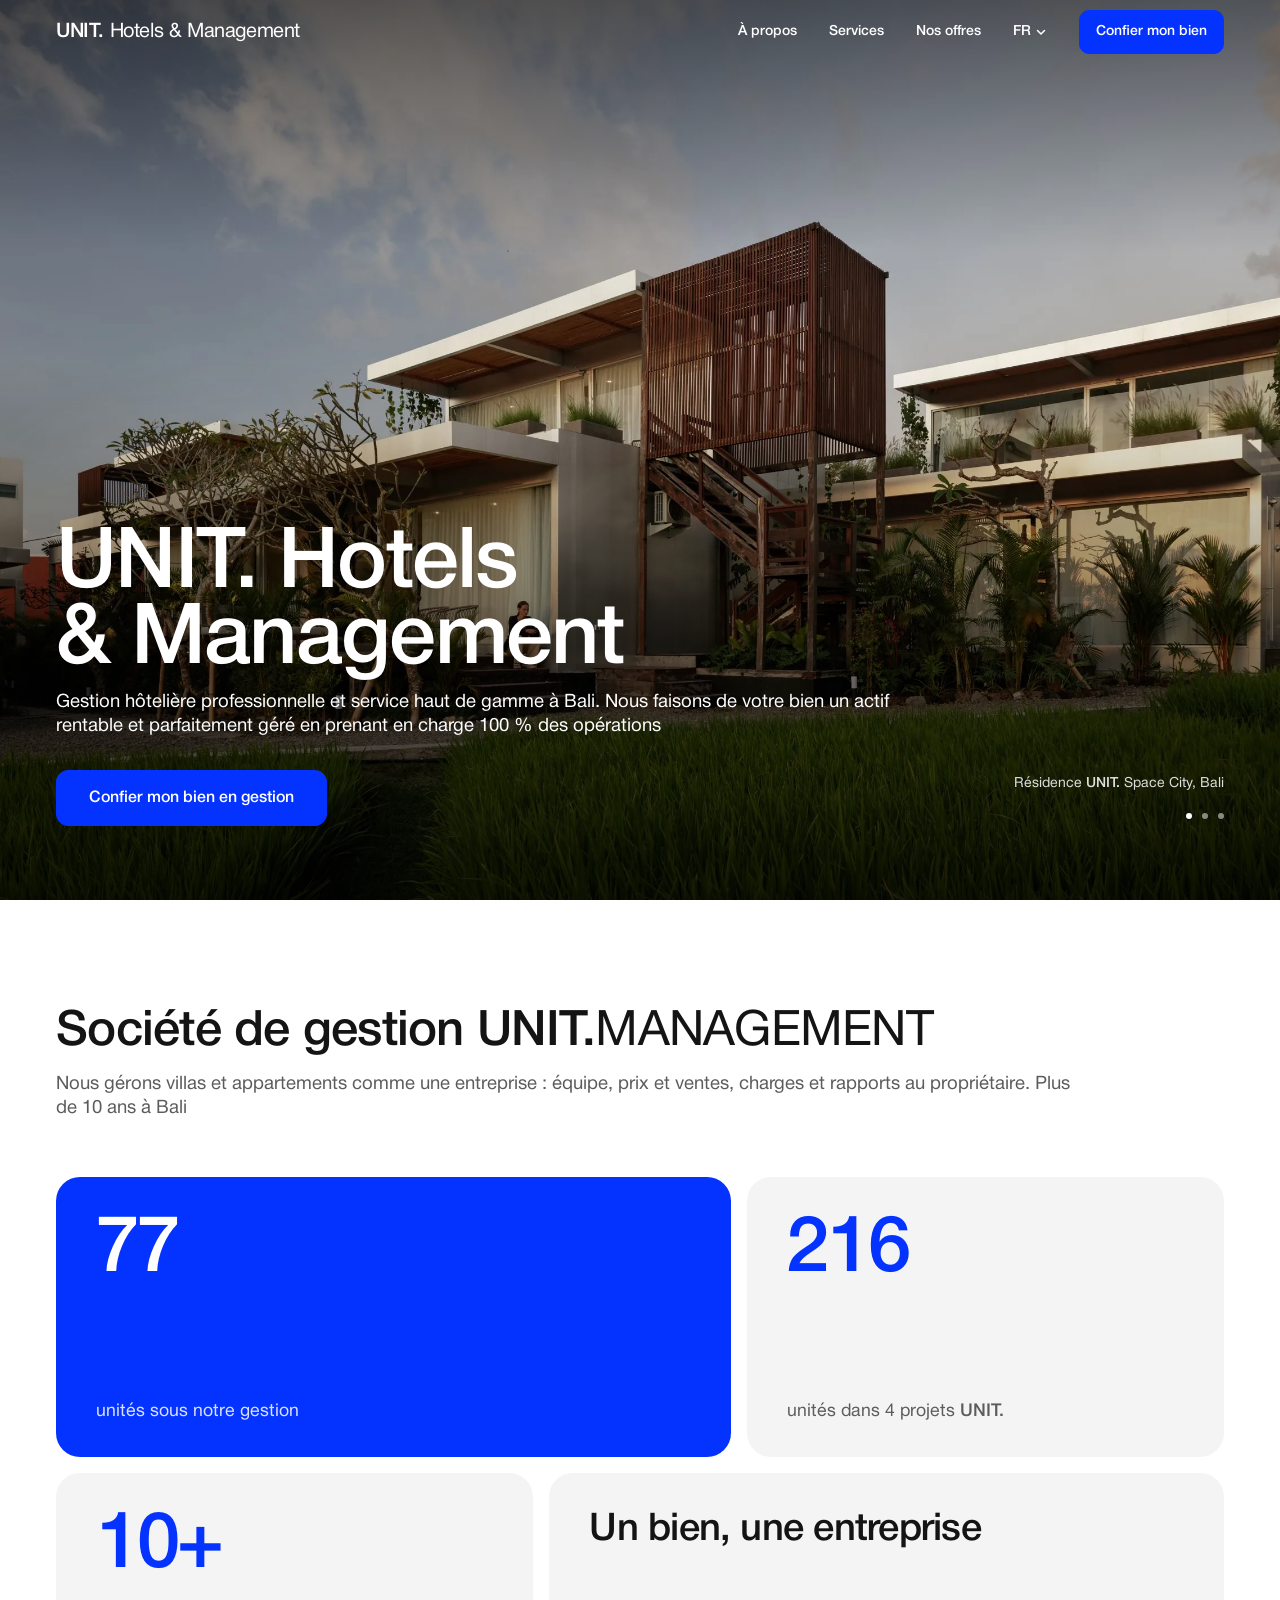
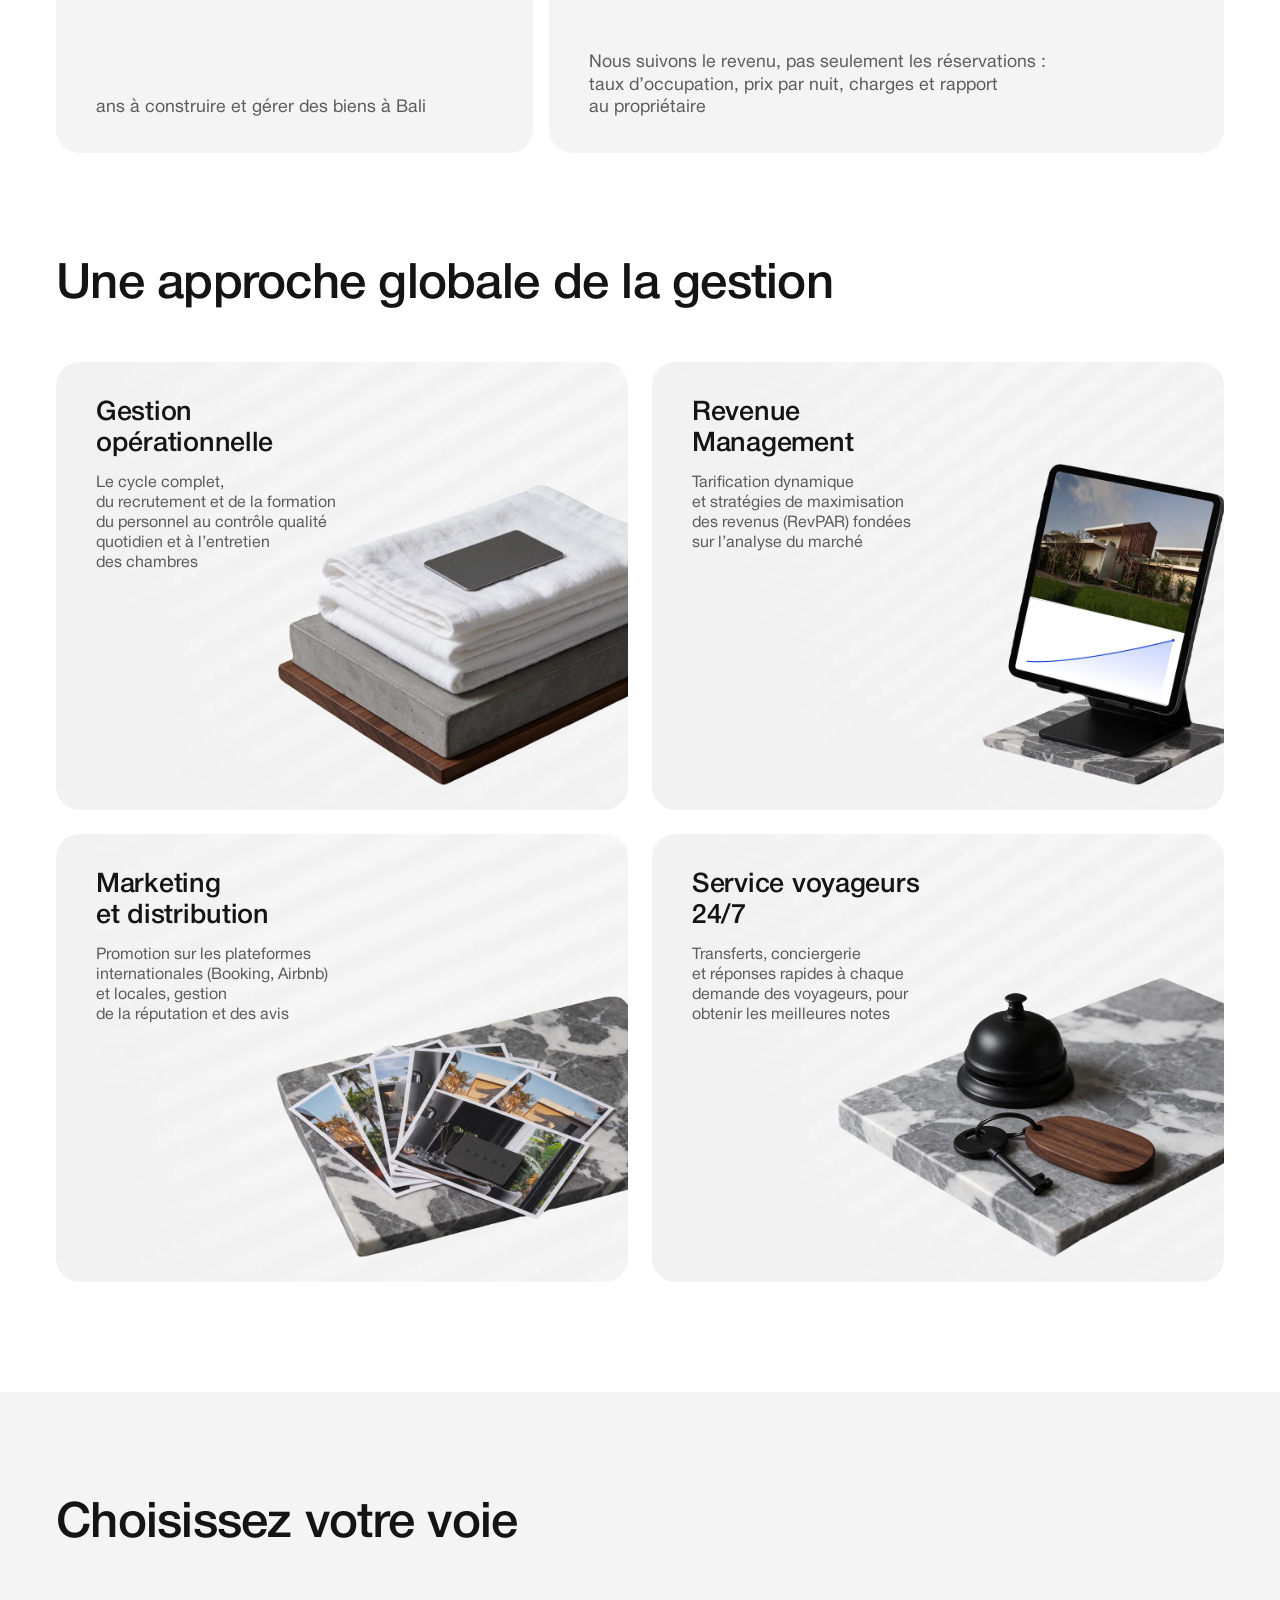
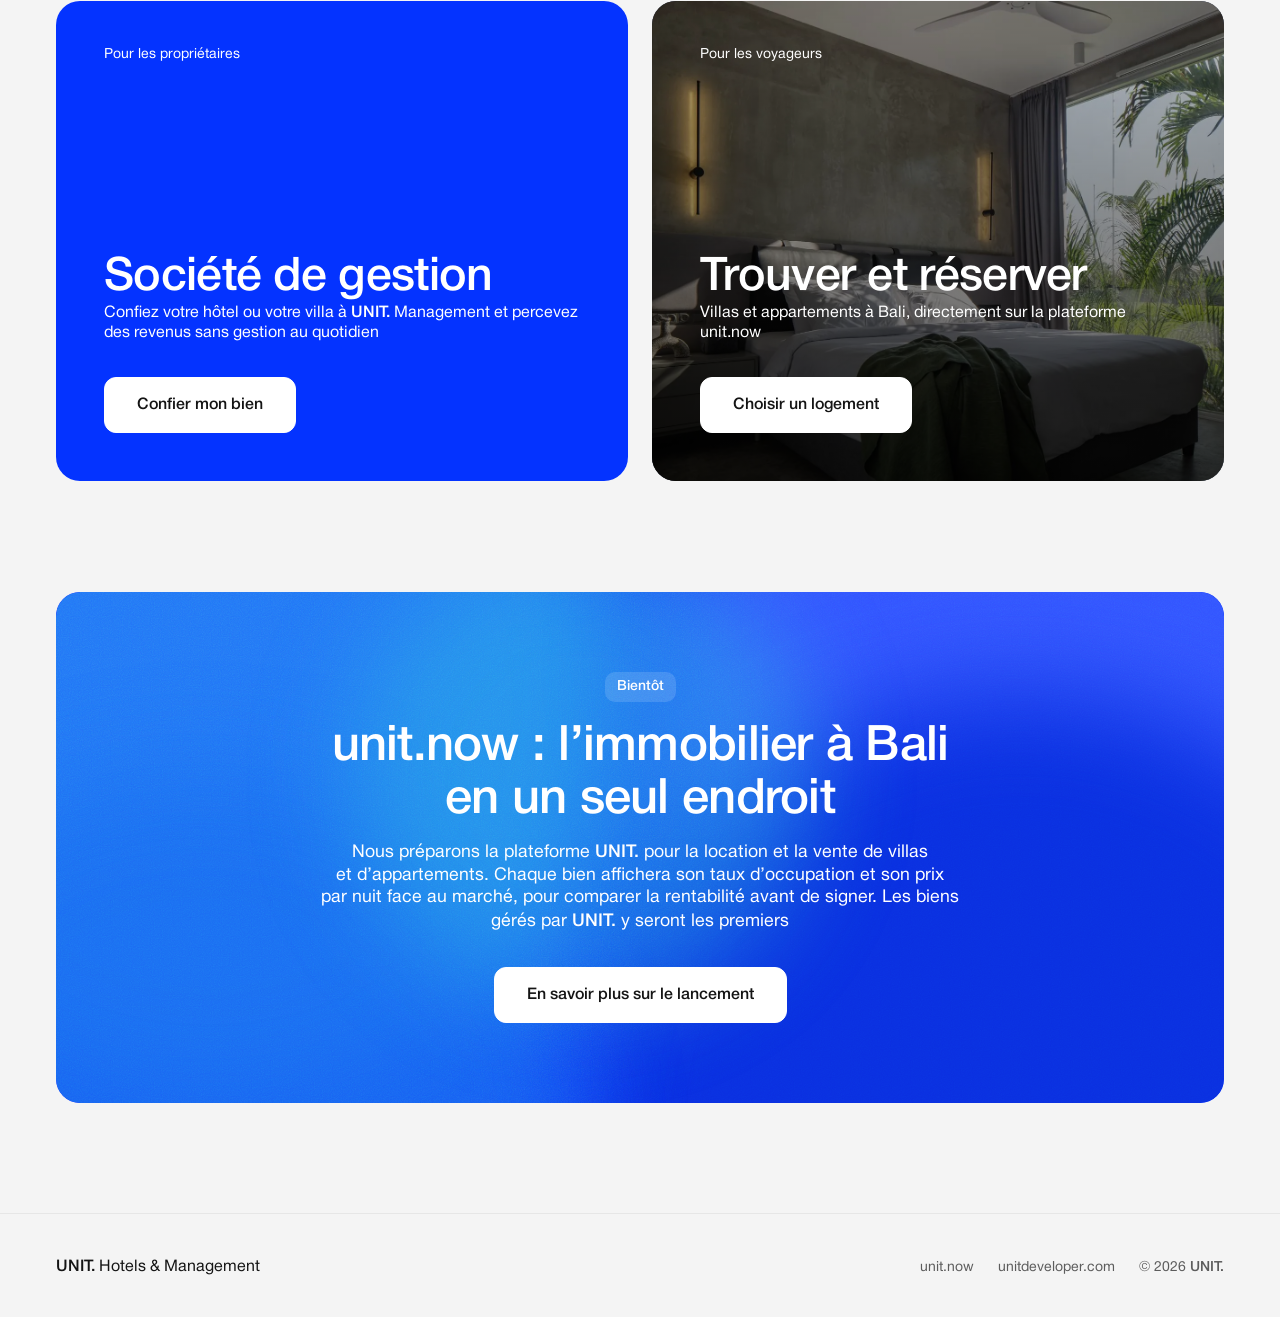
<file: fr/index.html>
<!doctype html>
<html lang="fr" data-root="../">
<head>
<meta charset="utf-8">
<meta name="viewport" content="width=device-width, initial-scale=1">
<meta name="robots" content="noindex, nofollow">
<meta http-equiv="Content-Security-Policy" content="default-src 'self'; script-src 'self'; style-src 'self' 'unsafe-inline'; img-src 'self' data:; font-src 'self'; connect-src 'self'; form-action 'self'; base-uri 'self'; object-src 'none'; upgrade-insecure-requests">
<meta name="referrer" content="strict-origin-when-cross-origin">
<meta name="theme-color" content="#0433ff">
<title>UNIT. Hotels &amp; Management: hotel and villa management in Bali</title>
<meta name="description" content="Professional hospitality management and premium service in Bali. Operations, revenue management, distribution and 24/7 guest service for your property.">
<link rel="canonical" href="https://turbo1507.github.io/unithotels/fr/">
<link rel="alternate" hreflang="en" href="https://turbo1507.github.io/unithotels/">
<link rel="alternate" hreflang="ru" href="https://turbo1507.github.io/unithotels/ru/">
<link rel="alternate" hreflang="id" href="https://turbo1507.github.io/unithotels/id/">
<link rel="alternate" hreflang="fr" href="https://turbo1507.github.io/unithotels/fr/">
<link rel="alternate" hreflang="es" href="https://turbo1507.github.io/unithotels/es/">
<link rel="alternate" hreflang="uk" href="https://turbo1507.github.io/unithotels/uk/">
<link rel="alternate" hreflang="it" href="https://turbo1507.github.io/unithotels/it/">
<link rel="alternate" hreflang="tr" href="https://turbo1507.github.io/unithotels/tr/">
<link rel="alternate" hreflang="nl" href="https://turbo1507.github.io/unithotels/nl/">
<link rel="alternate" hreflang="x-default" href="https://turbo1507.github.io/unithotels/">
<meta property="og:type" content="website">
<meta property="og:site_name" content="UNIT. Hotels &amp; Management">
<meta property="og:url" content="https://turbo1507.github.io/unithotels/fr/">
<meta property="og:title" content="UNIT. Hotels &amp; Management">
<meta property="og:description" content="Professional hospitality management and premium service in Bali. Operations, revenue management, distribution and 24/7 guest service for your property.">
<meta property="og:image" content="https://turbo1507.github.io/unithotels/assets/img/og.jpg">
<meta property="og:image:width" content="1200">
<meta property="og:image:height" content="630">
<meta property="og:image:alt" content="UNIT. Space City residence among rice fields in Bali">
<meta property="og:locale" content="fr_FR">
<meta property="og:locale:alternate" content="en_US">
<meta property="og:locale:alternate" content="ru_RU">
<meta property="og:locale:alternate" content="id_ID">
<meta property="og:locale:alternate" content="es_ES">
<meta property="og:locale:alternate" content="uk_UA">
<meta property="og:locale:alternate" content="it_IT">
<meta property="og:locale:alternate" content="tr_TR">
<meta property="og:locale:alternate" content="nl_NL">
<meta name="twitter:card" content="summary_large_image">
<script type="application/ld+json">{"@context":"https://schema.org","@graph":[{"@type":"WebSite","name":"UNIT. Hotels & Management","url":"https://turbo1507.github.io/unithotels/","inLanguage":["en","ru","id","fr","es","uk","it","tr","nl"]},{"@type":"Organization","name":"UNIT. Hotels & Management","url":"https://turbo1507.github.io/unithotels/","parentOrganization":{"@type":"Organization","name":"UNIT.","url":"https://unitdeveloper.com"},"areaServed":"Bali, Indonesia","contactPoint":{"@type":"ContactPoint","telephone":"+62 813 3917 731","contactType":"customer service","availableLanguage":["en","ru","id"]}}]}</script>
<link rel="icon" href="data:image/svg+xml,%3Csvg xmlns=%27http://www.w3.org/2000/svg%27 viewBox=%270 0 32 32%27%3E%3Crect width=%2732%27 height=%2732%27 rx=%278%27 fill=%27%230433ff%27/%3E%3Ccircle cx=%2722%27 cy=%2722%27 r=%273%27 fill=%27%23fff%27/%3E%3C/svg%3E">
<link rel="preload" href="../assets/fonts/hn-medium.woff2" as="font" type="font/woff2" crossorigin>
<link rel="preload" href="../assets/fonts/hn-roman.woff2" as="font" type="font/woff2" crossorigin>
<link rel="stylesheet" href="../assets/site.css?v=mwoxwlhr">

</head>
<body>
<header class="hdr">
  <div class="container hdr-in">
    <a class="wordmark" href="#top"><i class="u5">UNIT.</i> Hotels &amp; Management</a>
    <nav class="nav" aria-label="Menu principal">
      <a href="#about">À propos</a>
      <a href="#services">Services</a>
      <a href="#directions">Nos offres</a>
    </nav>
    <div class="lang-dd">
      <button type="button" class="lang-dd-btn" aria-expanded="false" aria-controls="langList" aria-label="Langue: Français"><span>FR</span><svg viewBox="0 0 12 12" aria-hidden="true"><path d="M2.5 4.5 6 8l3.5-3.5"/></svg></button>
      <ul class="lang-dd-list" id="langList" hidden><li><a href="../" hreflang="en" lang="en">English</a></li><li><a href="../ru/" hreflang="ru" lang="ru">Русский</a></li><li><a href="../id/" hreflang="id" lang="id">Bahasa Indonesia</a></li><li><a href="../fr/" hreflang="fr" lang="fr" aria-current="true">Français</a></li><li><a href="../es/" hreflang="es" lang="es">Español</a></li><li><a href="../uk/" hreflang="uk" lang="uk">Українська</a></li><li><a href="../it/" hreflang="it" lang="it">Italiano</a></li><li><a href="../tr/" hreflang="tr" lang="tr">Türkçe</a></li><li><a href="../nl/" hreflang="nl" lang="nl">Nederlands</a></li></ul>
    </div>
    <a class="btn btn-sm hdr-cta" href="https://wa.me/628133917731" target="_blank" rel="noopener noreferrer">Confier mon bien</a>
  </div>
</header>

<main id="top">
  <section class="hero">
    <div class="hero-media">
      <div class="hero-slide on"><picture>
        <source media="(max-width:599px)" srcset="../assets/img/hero-m.webp" type="image/webp">
        <img src="../assets/img/hero.webp" alt="Résidence UNIT. Space City au milieu des rizières à Bali" fetchpriority="high" width="2200" height="1467">
      </picture></div>
      <div class="hero-slide"><picture>
        <source media="(max-width:599px)" srcset="../assets/img/hero2-m.webp" type="image/webp">
        <img src="../assets/img/hero2.webp" alt="Terrasse face aux rizières" loading="lazy" width="2200" height="1467">
      </picture></div>
      <div class="hero-slide"><picture>
        <source media="(max-width:599px)" srcset="../assets/img/hero3-m.webp" type="image/webp">
        <img src="../assets/img/hero3.webp" alt="UNIT. Space City au crépuscule" loading="lazy" width="2200" height="1467">
      </picture></div>
    </div>
    <div class="container hero-in">
      <h1 class="t"><i class="u5">UNIT.</i> Hotels &amp; Management</h1>
      <p class="t hero-sub">Gestion hôtelière professionnelle et service haut de gamme à Bali. Nous faisons de votre bien un actif rentable et parfaitement géré en prenant en charge 100 % des opérations</p>
      <div class="btns">
        <a class="btn btn-blue" href="https://wa.me/628133917731" target="_blank" rel="noopener noreferrer">Confier mon bien en gestion</a>
      </div>
    </div>
    <div class="hero-caps"><p class="hero-cap on">Résidence <i class="u5">UNIT.</i> Space City, Bali</p><p class="hero-cap" aria-hidden="true">Terrasse face aux rizières</p><p class="hero-cap" aria-hidden="true"><i class="u5">UNIT.</i> Space City au crépuscule</p></div>
    <div class="hero-dots" role="group" aria-label="Photos"></div>
  </section>

  <section class="sec about-sec" id="about">
    <div class="container">
      <h2 class="t h2">Société de gestion <i class="u5">UNIT.</i><span class="u4">MANAGEMENT</span></h2>
      <p class="t about-lead">Nous gérons villas et appartements comme une entreprise : équipe, prix et ventes, charges et rapports au propriétaire. Plus de 10 ans à Bali</p>
      <ul class="abento">
        <li class="ab-card ab-1"><b class="t ab-n">77</b><span class="t ab-l">unités sous notre gestion</span></li>
        <li class="ab-card ab-2"><b class="t ab-n">216</b><span class="t ab-l">unités dans 4 projets <i class="u5">UNIT.</i></span></li>
        <li class="ab-card ab-3"><b class="t ab-n">10+</b><span class="t ab-l">ans à construire et gérer des biens à Bali</span></li>
        <li class="ab-card ab-4"><h3 class="t ab-t">Un bien, une entreprise</h3><p class="t ab-l">Nous suivons le revenu, pas seulement les réservations : taux d’occupation, prix par nuit, charges et rapport au propriétaire</p></li>
      </ul>
    </div>
  </section>

  <section class="sec svc-sec" id="services">
    <div class="container">
      <h2 class="t h2">Une approche globale de la gestion</h2>
      <div class="svc">
        <article class="svc-card svc-ops svc-1">
          <div class="svc-pic"><picture>
            <source media="(max-width:599px)" srcset="../assets/img/svc-ops-m.webp?v=mwoxwlhr" width="600" height="452">
            <img src="../assets/img/svc-ops.webp?v=mwoxwlhr" alt="" width="920" height="719" loading="lazy">
          </picture></div>
          <h3 class="t">Gestion opérationnelle</h3>
          <p class="t">Le cycle complet, du recrutement et de la formation du personnel au contrôle qualité quotidien et à l’entretien des chambres</p>
        </article>
        <article class="svc-card svc-rev svc-2">
          <div class="svc-pic"><picture>
            <source media="(max-width:599px)" srcset="../assets/img/svc-rev-m.webp?v=mwoxwlhr" width="455" height="444">
            <img src="../assets/img/svc-rev.webp?v=mwoxwlhr" alt="" width="594" height="760" loading="lazy">
          </picture></div>
          <h3 class="t">Revenue Management</h3>
          <p class="t">Tarification dynamique et stratégies de maximisation des revenus (RevPAR) fondées sur l’analyse du marché</p>
        </article>
        <article class="svc-card svc-mkt svc-3">
          <div class="svc-pic"><picture>
            <source media="(max-width:599px)" srcset="../assets/img/svc-mkt-m.webp?v=mwoxwlhr" width="599" height="364">
            <img src="../assets/img/svc-mkt.webp?v=mwoxwlhr" alt="" width="960" height="650" loading="lazy">
          </picture></div>
          <h3 class="t">Marketing et distribution</h3>
          <p class="t">Promotion sur les plateformes internationales (Booking, Airbnb) et locales, gestion de la réputation et des avis</p>
        </article>
        <article class="svc-card svc-guest svc-4">
          <div class="svc-pic"><picture>
            <source media="(max-width:599px)" srcset="../assets/img/svc-guest-m.webp?v=mwoxwlhr" width="698" height="481">
            <img src="../assets/img/svc-guest.webp?v=mwoxwlhr" alt="" width="959" height="660" loading="lazy">
          </picture></div>
          <h3 class="t">Service voyageurs 24/7</h3>
          <p class="t">Transferts, conciergerie et réponses rapides à chaque demande des voyageurs, pour obtenir les meilleures notes</p>
        </article>
      </div>
    </div>
  </section>

  <section class="sec dir-sec" id="directions">
    <div class="container">
      <h2 class="t h2">Choisissez votre voie</h2>
      <div class="dir">
        <article class="dir-card dir-mgmt">
          <span class="t dir-tag">Pour les propriétaires</span>
          <div class="dir-body">
            <h3 class="t">Société de gestion</h3>
            <p class="t">Confiez votre hôtel ou votre villa à <i class="u5">UNIT.</i> Management et percevez des revenus sans gestion au quotidien</p>
            <a class="btn btn-white" href="https://wa.me/628133917731" data-todo="unit-management-url" target="_blank" rel="noopener noreferrer">Confier mon bien</a>
          </div>
        </article>
        <article class="dir-card dir-book">
          <img src="../assets/img/dir-book.webp" alt="" width="1600" height="1067" loading="lazy">
          <span class="t dir-tag">Pour les voyageurs</span>
          <div class="dir-body">
            <h3 class="t">Trouver et réserver</h3>
            <p class="t">Villas et appartements à Bali, directement sur la plateforme unit.now</p>
            <a class="btn btn-white" href="https://unit.now">Choisir un logement</a>
          </div>
        </article>
      </div>
    </div>
  </section>

  <section class="sec news-sec" id="news">
    <div class="container">
      <div class="news">
        <div class="flow" aria-hidden="true"><span class="flow-blobs"><i></i><i></i><i></i><i></i><i></i></span><span class="flow-grain"></span></div>
        <span class="news-tag">Bientôt</span>
        <h2 class="t h2 news-t">unit.now : l’immobilier à Bali en un seul endroit</h2>
        <p class="t news-p">Nous préparons la plateforme <i class="u5">UNIT.</i> pour la location et la vente de villas et d’appartements. Chaque bien affichera son taux d’occupation et son prix par nuit face au marché, pour comparer la rentabilité avant de signer. Les biens gérés par <i class="u5">UNIT.</i> y seront les premiers</p>
        <a class="btn btn-white" href="https://unit.now">En savoir plus sur le lancement</a>
      </div>
    </div>
  </section>
</main>

<footer class="ftr">
  <div class="container ftr-in">
    <span class="t wordmark"><i class="u5">UNIT.</i> Hotels &amp; Management</span>
    <nav class="ftr-links" aria-label="Écosystème UNIT.">
      <a class="t" href="https://unit.now">unit.now</a>
      <a class="t" href="https://unitdeveloper.com">unitdeveloper.com</a>
      <span class="t">© 2026 <i class="u5">UNIT.</i></span>
    </nav>
  </div>
</footer>
<script src="../assets/site.js?v=mwoxwlhr" defer></script>
</body>
</html>
</file>
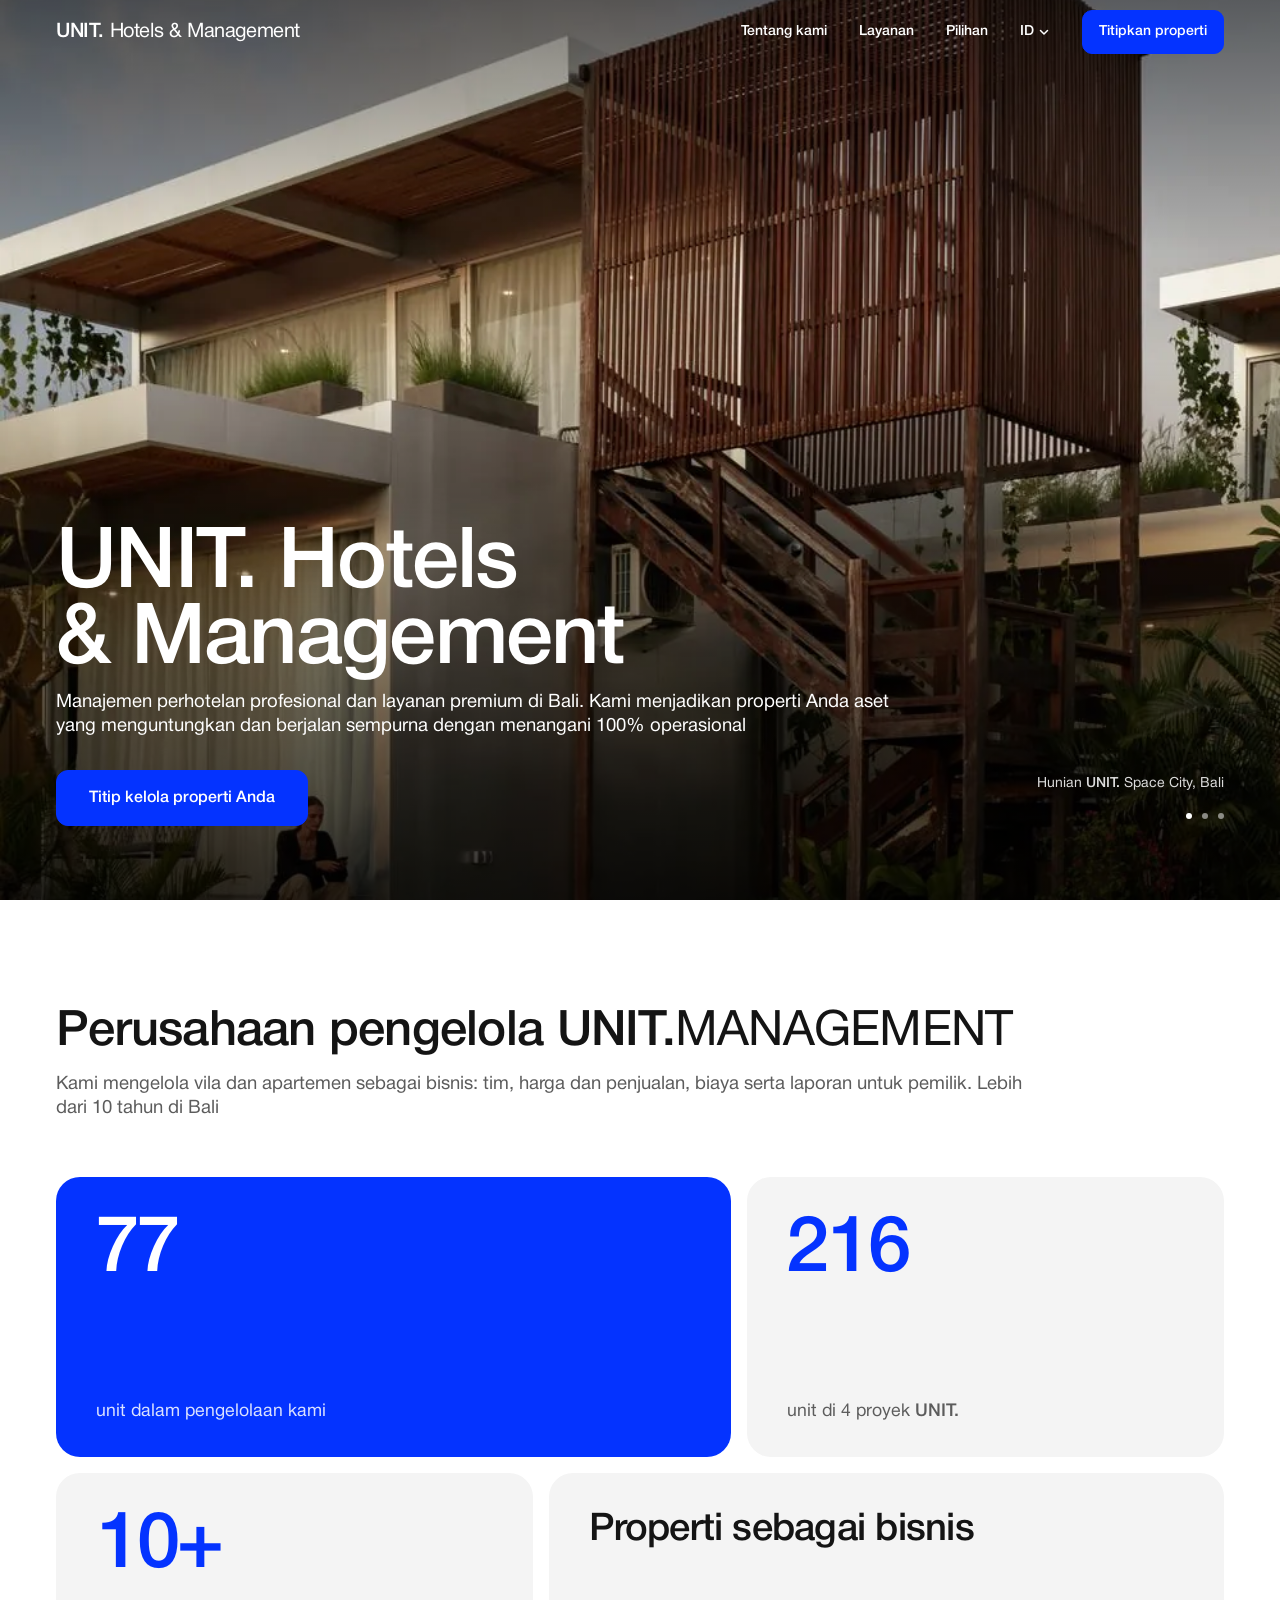
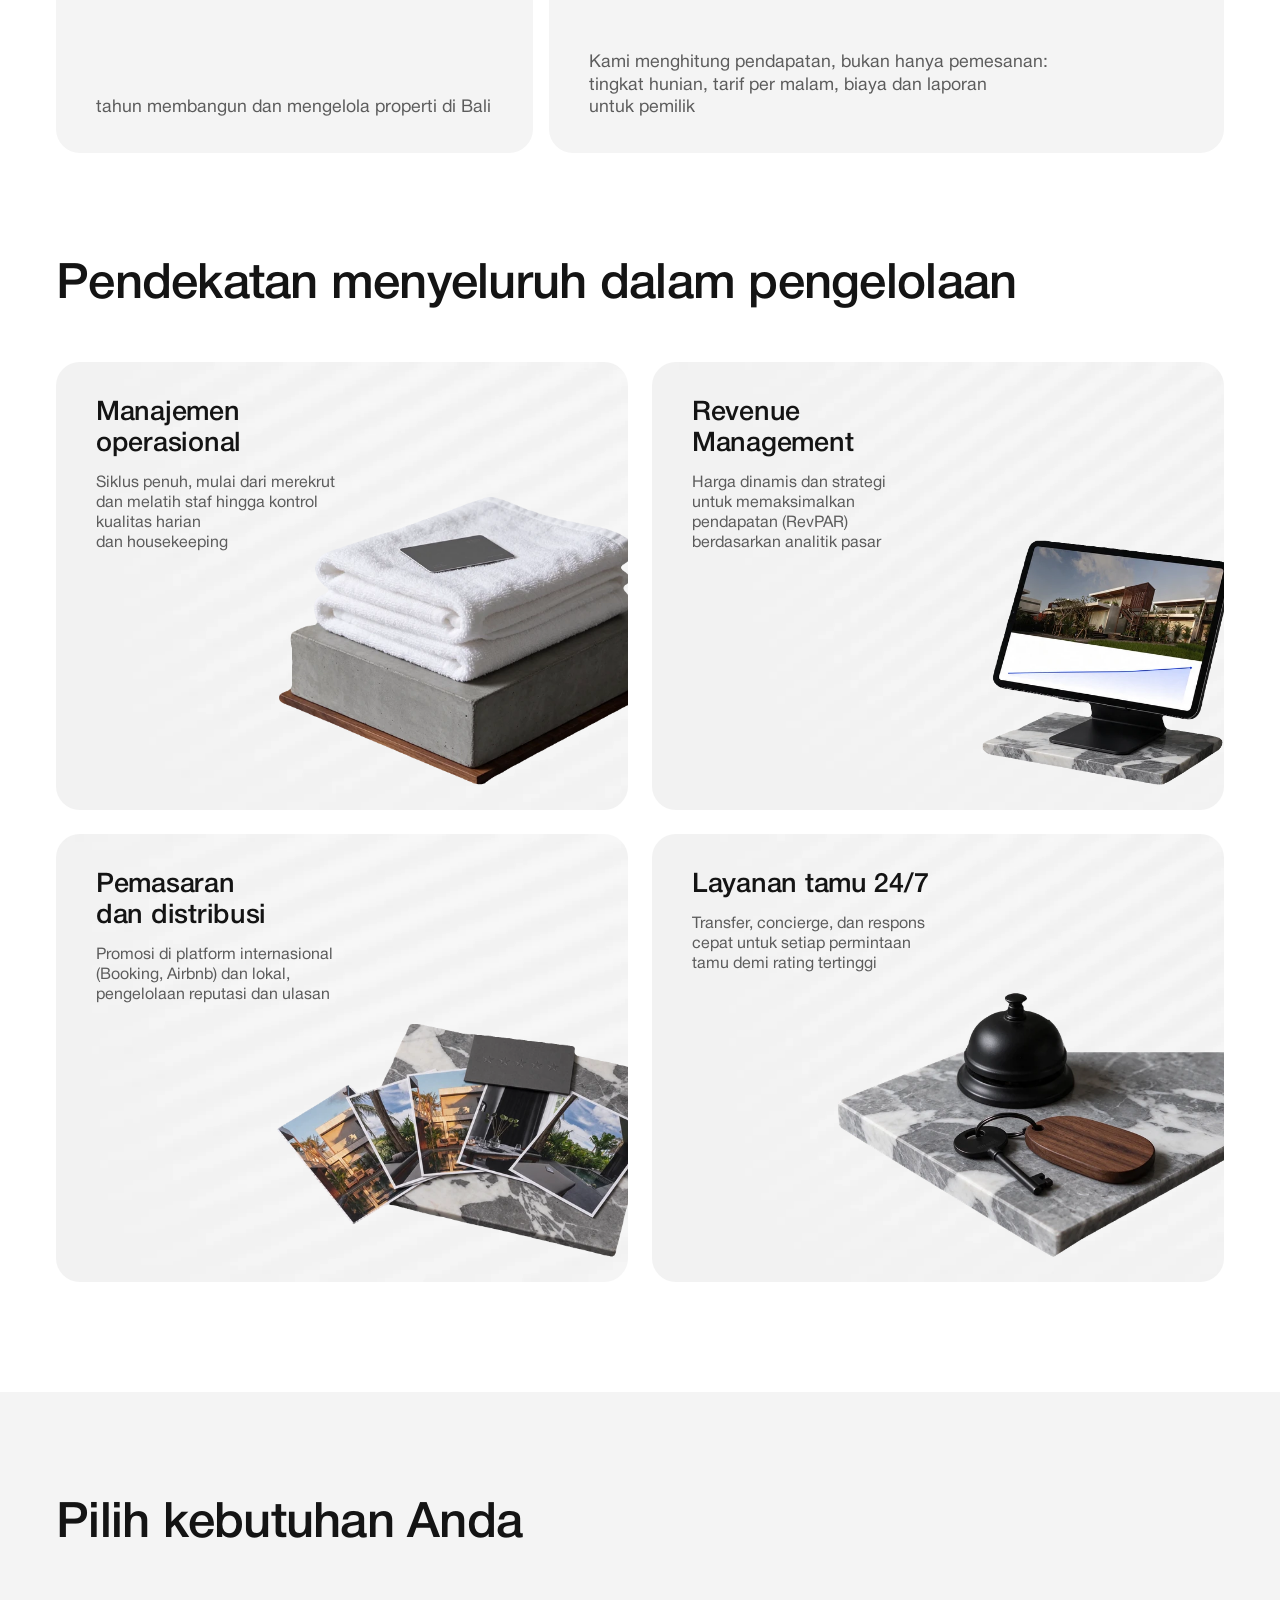
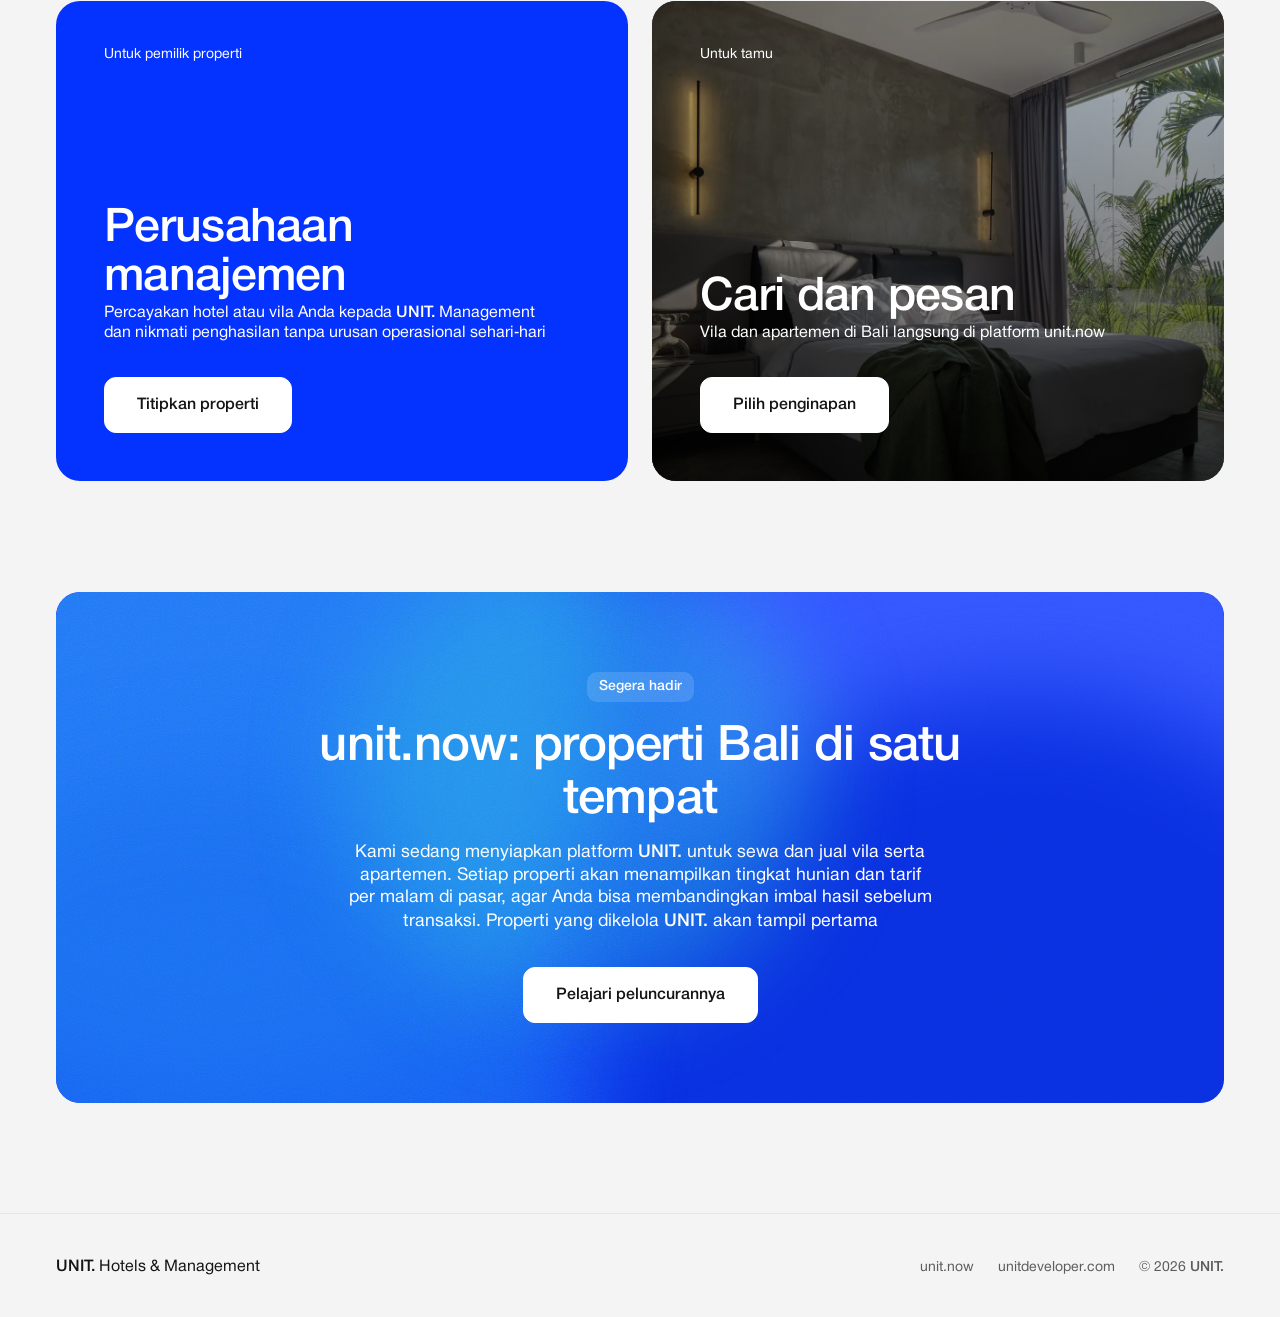
<file: id/index.html>
<!doctype html>
<html lang="id" data-root="../">
<head>
<meta charset="utf-8">
<meta name="viewport" content="width=device-width, initial-scale=1">
<meta name="robots" content="noindex, nofollow">
<meta http-equiv="Content-Security-Policy" content="default-src 'self'; script-src 'self'; style-src 'self' 'unsafe-inline'; img-src 'self' data:; font-src 'self'; connect-src 'self'; form-action 'self'; base-uri 'self'; object-src 'none'; upgrade-insecure-requests">
<meta name="referrer" content="strict-origin-when-cross-origin">
<meta name="theme-color" content="#0433ff">
<title>UNIT. Hotels &amp; Management: hotel and villa management in Bali</title>
<meta name="description" content="Professional hospitality management and premium service in Bali. Operations, revenue management, distribution and 24/7 guest service for your property.">
<link rel="canonical" href="https://turbo1507.github.io/unithotels/id/">
<link rel="alternate" hreflang="en" href="https://turbo1507.github.io/unithotels/">
<link rel="alternate" hreflang="ru" href="https://turbo1507.github.io/unithotels/ru/">
<link rel="alternate" hreflang="id" href="https://turbo1507.github.io/unithotels/id/">
<link rel="alternate" hreflang="fr" href="https://turbo1507.github.io/unithotels/fr/">
<link rel="alternate" hreflang="es" href="https://turbo1507.github.io/unithotels/es/">
<link rel="alternate" hreflang="uk" href="https://turbo1507.github.io/unithotels/uk/">
<link rel="alternate" hreflang="it" href="https://turbo1507.github.io/unithotels/it/">
<link rel="alternate" hreflang="tr" href="https://turbo1507.github.io/unithotels/tr/">
<link rel="alternate" hreflang="nl" href="https://turbo1507.github.io/unithotels/nl/">
<link rel="alternate" hreflang="x-default" href="https://turbo1507.github.io/unithotels/">
<meta property="og:type" content="website">
<meta property="og:site_name" content="UNIT. Hotels &amp; Management">
<meta property="og:url" content="https://turbo1507.github.io/unithotels/id/">
<meta property="og:title" content="UNIT. Hotels &amp; Management">
<meta property="og:description" content="Professional hospitality management and premium service in Bali. Operations, revenue management, distribution and 24/7 guest service for your property.">
<meta property="og:image" content="https://turbo1507.github.io/unithotels/assets/img/og.jpg">
<meta property="og:image:width" content="1200">
<meta property="og:image:height" content="630">
<meta property="og:image:alt" content="UNIT. Space City residence among rice fields in Bali">
<meta property="og:locale" content="id_ID">
<meta property="og:locale:alternate" content="en_US">
<meta property="og:locale:alternate" content="ru_RU">
<meta property="og:locale:alternate" content="fr_FR">
<meta property="og:locale:alternate" content="es_ES">
<meta property="og:locale:alternate" content="uk_UA">
<meta property="og:locale:alternate" content="it_IT">
<meta property="og:locale:alternate" content="tr_TR">
<meta property="og:locale:alternate" content="nl_NL">
<meta name="twitter:card" content="summary_large_image">
<script type="application/ld+json">{"@context":"https://schema.org","@graph":[{"@type":"WebSite","name":"UNIT. Hotels & Management","url":"https://turbo1507.github.io/unithotels/","inLanguage":["en","ru","id","fr","es","uk","it","tr","nl"]},{"@type":"Organization","name":"UNIT. Hotels & Management","url":"https://turbo1507.github.io/unithotels/","parentOrganization":{"@type":"Organization","name":"UNIT.","url":"https://unitdeveloper.com"},"areaServed":"Bali, Indonesia","contactPoint":{"@type":"ContactPoint","telephone":"+62 813 3917 731","contactType":"customer service","availableLanguage":["en","ru","id"]}}]}</script>
<link rel="icon" href="data:image/svg+xml,%3Csvg xmlns=%27http://www.w3.org/2000/svg%27 viewBox=%270 0 32 32%27%3E%3Crect width=%2732%27 height=%2732%27 rx=%278%27 fill=%27%230433ff%27/%3E%3Ccircle cx=%2722%27 cy=%2722%27 r=%273%27 fill=%27%23fff%27/%3E%3C/svg%3E">
<link rel="preload" href="../assets/fonts/hn-medium.woff2" as="font" type="font/woff2" crossorigin>
<link rel="preload" href="../assets/fonts/hn-roman.woff2" as="font" type="font/woff2" crossorigin>
<link rel="stylesheet" href="../assets/site.css?v=mwoxwlhr">

</head>
<body>
<header class="hdr">
  <div class="container hdr-in">
    <a class="wordmark" href="#top"><i class="u5">UNIT.</i> Hotels &amp; Management</a>
    <nav class="nav" aria-label="Menu utama">
      <a href="#about">Tentang kami</a>
      <a href="#services">Layanan</a>
      <a href="#directions">Pilihan</a>
    </nav>
    <div class="lang-dd">
      <button type="button" class="lang-dd-btn" aria-expanded="false" aria-controls="langList" aria-label="Bahasa: Bahasa Indonesia"><span>ID</span><svg viewBox="0 0 12 12" aria-hidden="true"><path d="M2.5 4.5 6 8l3.5-3.5"/></svg></button>
      <ul class="lang-dd-list" id="langList" hidden><li><a href="../" hreflang="en" lang="en">English</a></li><li><a href="../ru/" hreflang="ru" lang="ru">Русский</a></li><li><a href="../id/" hreflang="id" lang="id" aria-current="true">Bahasa Indonesia</a></li><li><a href="../fr/" hreflang="fr" lang="fr">Français</a></li><li><a href="../es/" hreflang="es" lang="es">Español</a></li><li><a href="../uk/" hreflang="uk" lang="uk">Українська</a></li><li><a href="../it/" hreflang="it" lang="it">Italiano</a></li><li><a href="../tr/" hreflang="tr" lang="tr">Türkçe</a></li><li><a href="../nl/" hreflang="nl" lang="nl">Nederlands</a></li></ul>
    </div>
    <a class="btn btn-sm hdr-cta" href="https://wa.me/628133917731" target="_blank" rel="noopener noreferrer">Titipkan properti</a>
  </div>
</header>

<main id="top">
  <section class="hero">
    <div class="hero-media">
      <div class="hero-slide on"><picture>
        <source media="(max-width:599px)" srcset="../assets/img/hero-m.webp" type="image/webp">
        <img src="../assets/img/hero.webp" alt="Hunian UNIT. Space City di tengah sawah di Bali" fetchpriority="high" width="2200" height="1467">
      </picture></div>
      <div class="hero-slide"><picture>
        <source media="(max-width:599px)" srcset="../assets/img/hero2-m.webp" type="image/webp">
        <img src="../assets/img/hero2.webp" alt="Teras dengan pemandangan sawah" loading="lazy" width="2200" height="1467">
      </picture></div>
      <div class="hero-slide"><picture>
        <source media="(max-width:599px)" srcset="../assets/img/hero3-m.webp" type="image/webp">
        <img src="../assets/img/hero3.webp" alt="UNIT. Space City saat senja" loading="lazy" width="2200" height="1467">
      </picture></div>
    </div>
    <div class="container hero-in">
      <h1 class="t"><i class="u5">UNIT.</i> Hotels &amp; Management</h1>
      <p class="t hero-sub">Manajemen perhotelan profesional dan layanan premium di Bali. Kami menjadikan properti Anda aset yang menguntungkan dan berjalan sempurna dengan menangani 100% operasional</p>
      <div class="btns">
        <a class="btn btn-blue" href="https://wa.me/628133917731" target="_blank" rel="noopener noreferrer">Titip kelola properti Anda</a>
      </div>
    </div>
    <div class="hero-caps"><p class="hero-cap on">Hunian <i class="u5">UNIT.</i> Space City, Bali</p><p class="hero-cap" aria-hidden="true">Teras dengan pemandangan sawah</p><p class="hero-cap" aria-hidden="true"><i class="u5">UNIT.</i> Space City saat senja</p></div>
    <div class="hero-dots" role="group" aria-label="Foto"></div>
  </section>

  <section class="sec about-sec" id="about">
    <div class="container">
      <h2 class="t h2">Perusahaan pengelola <i class="u5">UNIT.</i><span class="u4">MANAGEMENT</span></h2>
      <p class="t about-lead">Kami mengelola vila dan apartemen sebagai bisnis: tim, harga dan penjualan, biaya serta laporan untuk pemilik. Lebih dari 10 tahun di Bali</p>
      <ul class="abento">
        <li class="ab-card ab-1"><b class="t ab-n">77</b><span class="t ab-l">unit dalam pengelolaan kami</span></li>
        <li class="ab-card ab-2"><b class="t ab-n">216</b><span class="t ab-l">unit di 4 proyek <i class="u5">UNIT.</i></span></li>
        <li class="ab-card ab-3"><b class="t ab-n">10+</b><span class="t ab-l">tahun membangun dan mengelola properti di Bali</span></li>
        <li class="ab-card ab-4"><h3 class="t ab-t">Properti sebagai bisnis</h3><p class="t ab-l">Kami menghitung pendapatan, bukan hanya pemesanan: tingkat hunian, tarif per malam, biaya dan laporan untuk pemilik</p></li>
      </ul>
    </div>
  </section>

  <section class="sec svc-sec" id="services">
    <div class="container">
      <h2 class="t h2">Pendekatan menyeluruh dalam pengelolaan</h2>
      <div class="svc">
        <article class="svc-card svc-ops svc-1">
          <div class="svc-pic"><picture>
            <source media="(max-width:599px)" srcset="../assets/img/svc-ops-m.webp?v=mwoxwlhr" width="600" height="452">
            <img src="../assets/img/svc-ops.webp?v=mwoxwlhr" alt="" width="920" height="719" loading="lazy">
          </picture></div>
          <h3 class="t">Manajemen operasional</h3>
          <p class="t">Siklus penuh, mulai dari merekrut dan melatih staf hingga kontrol kualitas harian dan housekeeping</p>
        </article>
        <article class="svc-card svc-rev svc-2">
          <div class="svc-pic"><picture>
            <source media="(max-width:599px)" srcset="../assets/img/svc-rev-m.webp?v=mwoxwlhr" width="455" height="444">
            <img src="../assets/img/svc-rev.webp?v=mwoxwlhr" alt="" width="594" height="760" loading="lazy">
          </picture></div>
          <h3 class="t">Revenue Management</h3>
          <p class="t">Harga dinamis dan strategi untuk memaksimalkan pendapatan (RevPAR) berdasarkan analitik pasar</p>
        </article>
        <article class="svc-card svc-mkt svc-3">
          <div class="svc-pic"><picture>
            <source media="(max-width:599px)" srcset="../assets/img/svc-mkt-m.webp?v=mwoxwlhr" width="599" height="364">
            <img src="../assets/img/svc-mkt.webp?v=mwoxwlhr" alt="" width="960" height="650" loading="lazy">
          </picture></div>
          <h3 class="t">Pemasaran dan distribusi</h3>
          <p class="t">Promosi di platform internasional (Booking, Airbnb) dan lokal, pengelolaan reputasi dan ulasan</p>
        </article>
        <article class="svc-card svc-guest svc-4">
          <div class="svc-pic"><picture>
            <source media="(max-width:599px)" srcset="../assets/img/svc-guest-m.webp?v=mwoxwlhr" width="698" height="481">
            <img src="../assets/img/svc-guest.webp?v=mwoxwlhr" alt="" width="959" height="660" loading="lazy">
          </picture></div>
          <h3 class="t">Layanan tamu 24/7</h3>
          <p class="t">Transfer, concierge, dan respons cepat untuk setiap permintaan tamu demi rating tertinggi</p>
        </article>
      </div>
    </div>
  </section>

  <section class="sec dir-sec" id="directions">
    <div class="container">
      <h2 class="t h2">Pilih kebutuhan Anda</h2>
      <div class="dir">
        <article class="dir-card dir-mgmt">
          <span class="t dir-tag">Untuk pemilik properti</span>
          <div class="dir-body">
            <h3 class="t">Perusahaan manajemen</h3>
            <p class="t">Percayakan hotel atau vila Anda kepada <i class="u5">UNIT.</i> Management dan nikmati penghasilan tanpa urusan operasional sehari‑hari</p>
            <a class="btn btn-white" href="https://wa.me/628133917731" data-todo="unit-management-url" target="_blank" rel="noopener noreferrer">Titipkan properti</a>
          </div>
        </article>
        <article class="dir-card dir-book">
          <img src="../assets/img/dir-book.webp" alt="" width="1600" height="1067" loading="lazy">
          <span class="t dir-tag">Untuk tamu</span>
          <div class="dir-body">
            <h3 class="t">Cari dan pesan</h3>
            <p class="t">Vila dan apartemen di Bali langsung di platform unit.now</p>
            <a class="btn btn-white" href="https://unit.now">Pilih penginapan</a>
          </div>
        </article>
      </div>
    </div>
  </section>

  <section class="sec news-sec" id="news">
    <div class="container">
      <div class="news">
        <div class="flow" aria-hidden="true"><span class="flow-blobs"><i></i><i></i><i></i><i></i><i></i></span><span class="flow-grain"></span></div>
        <span class="news-tag">Segera hadir</span>
        <h2 class="t h2 news-t">unit.now: properti Bali di satu tempat</h2>
        <p class="t news-p">Kami sedang menyiapkan platform <i class="u5">UNIT.</i> untuk sewa dan jual vila serta apartemen. Setiap properti akan menampilkan tingkat hunian dan tarif per malam di pasar, agar Anda bisa membandingkan imbal hasil sebelum transaksi. Properti yang dikelola <i class="u5">UNIT.</i> akan tampil pertama</p>
        <a class="btn btn-white" href="https://unit.now">Pelajari peluncurannya</a>
      </div>
    </div>
  </section>
</main>

<footer class="ftr">
  <div class="container ftr-in">
    <span class="t wordmark"><i class="u5">UNIT.</i> Hotels &amp; Management</span>
    <nav class="ftr-links" aria-label="Ekosistem UNIT.">
      <a class="t" href="https://unit.now">unit.now</a>
      <a class="t" href="https://unitdeveloper.com">unitdeveloper.com</a>
      <span class="t">© 2026 <i class="u5">UNIT.</i></span>
    </nav>
  </div>
</footer>
<script src="../assets/site.js?v=mwoxwlhr" defer></script>
</body>
</html>
</file>
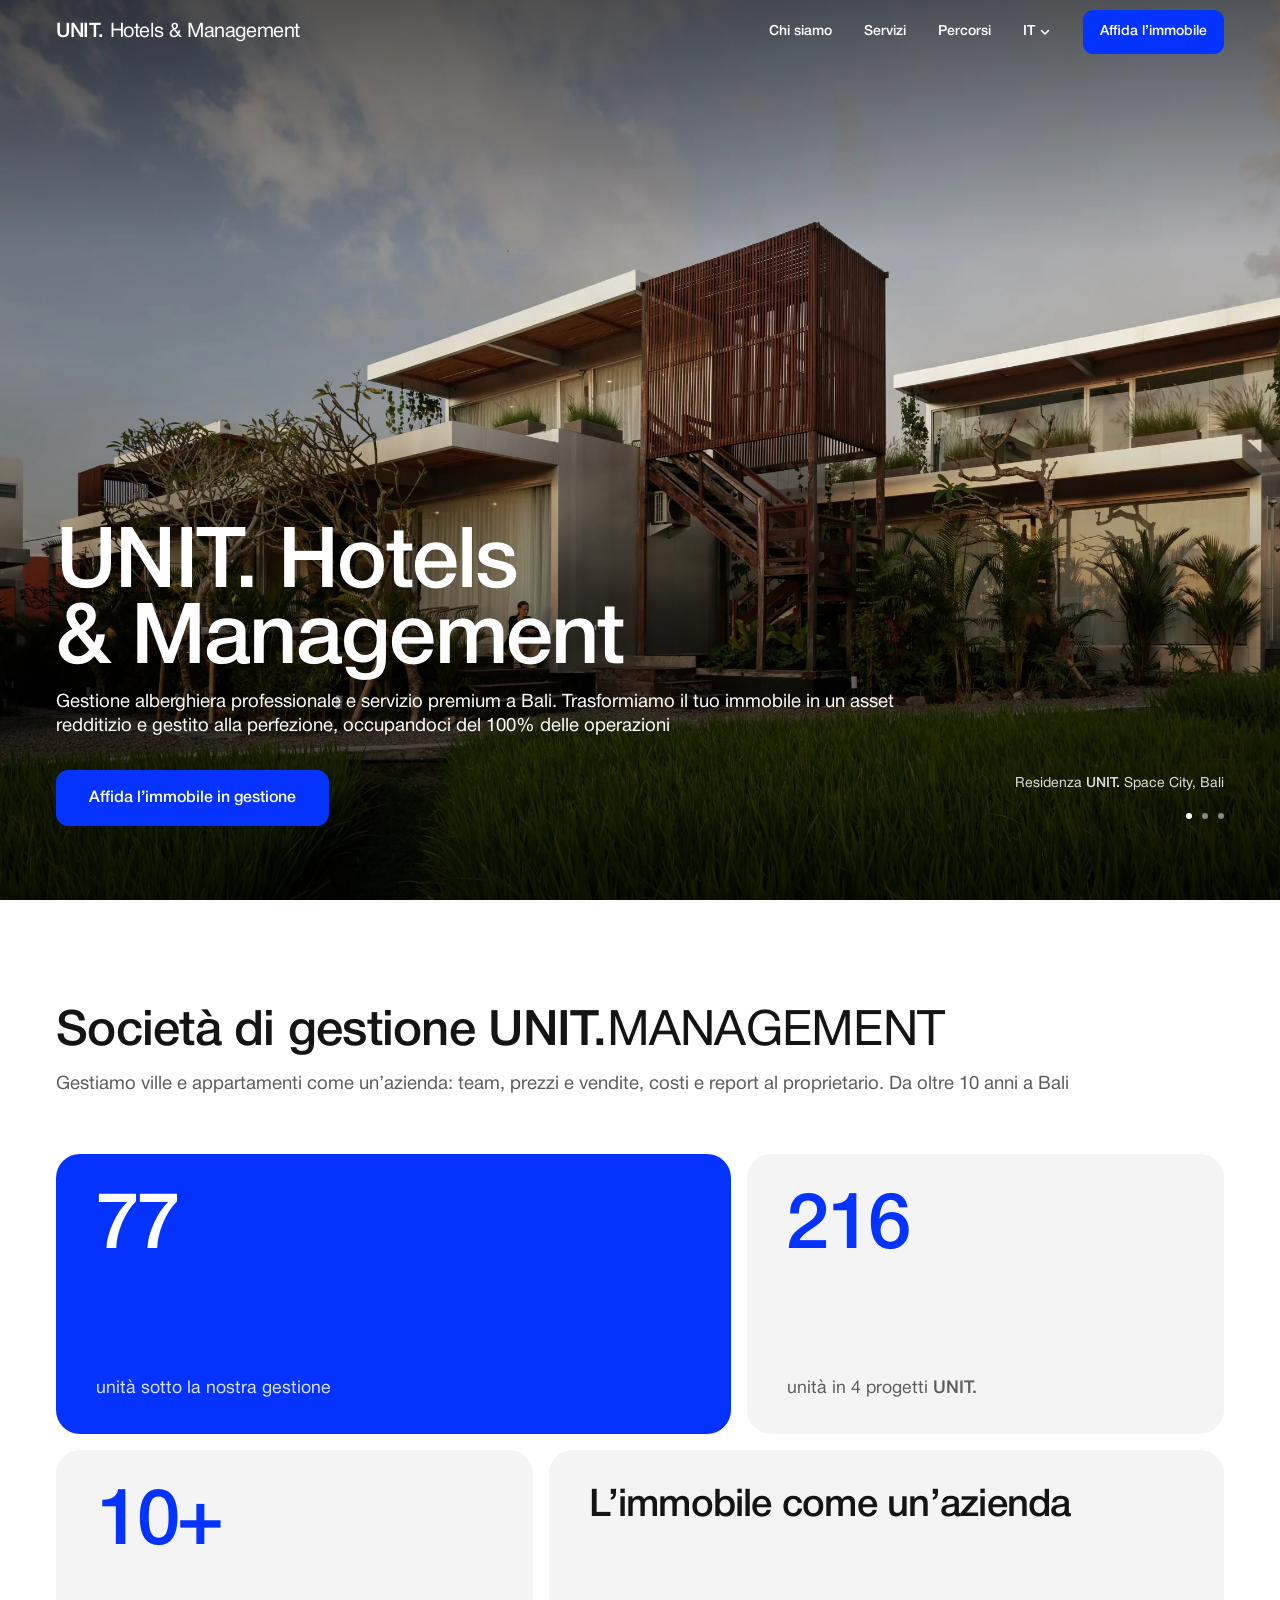
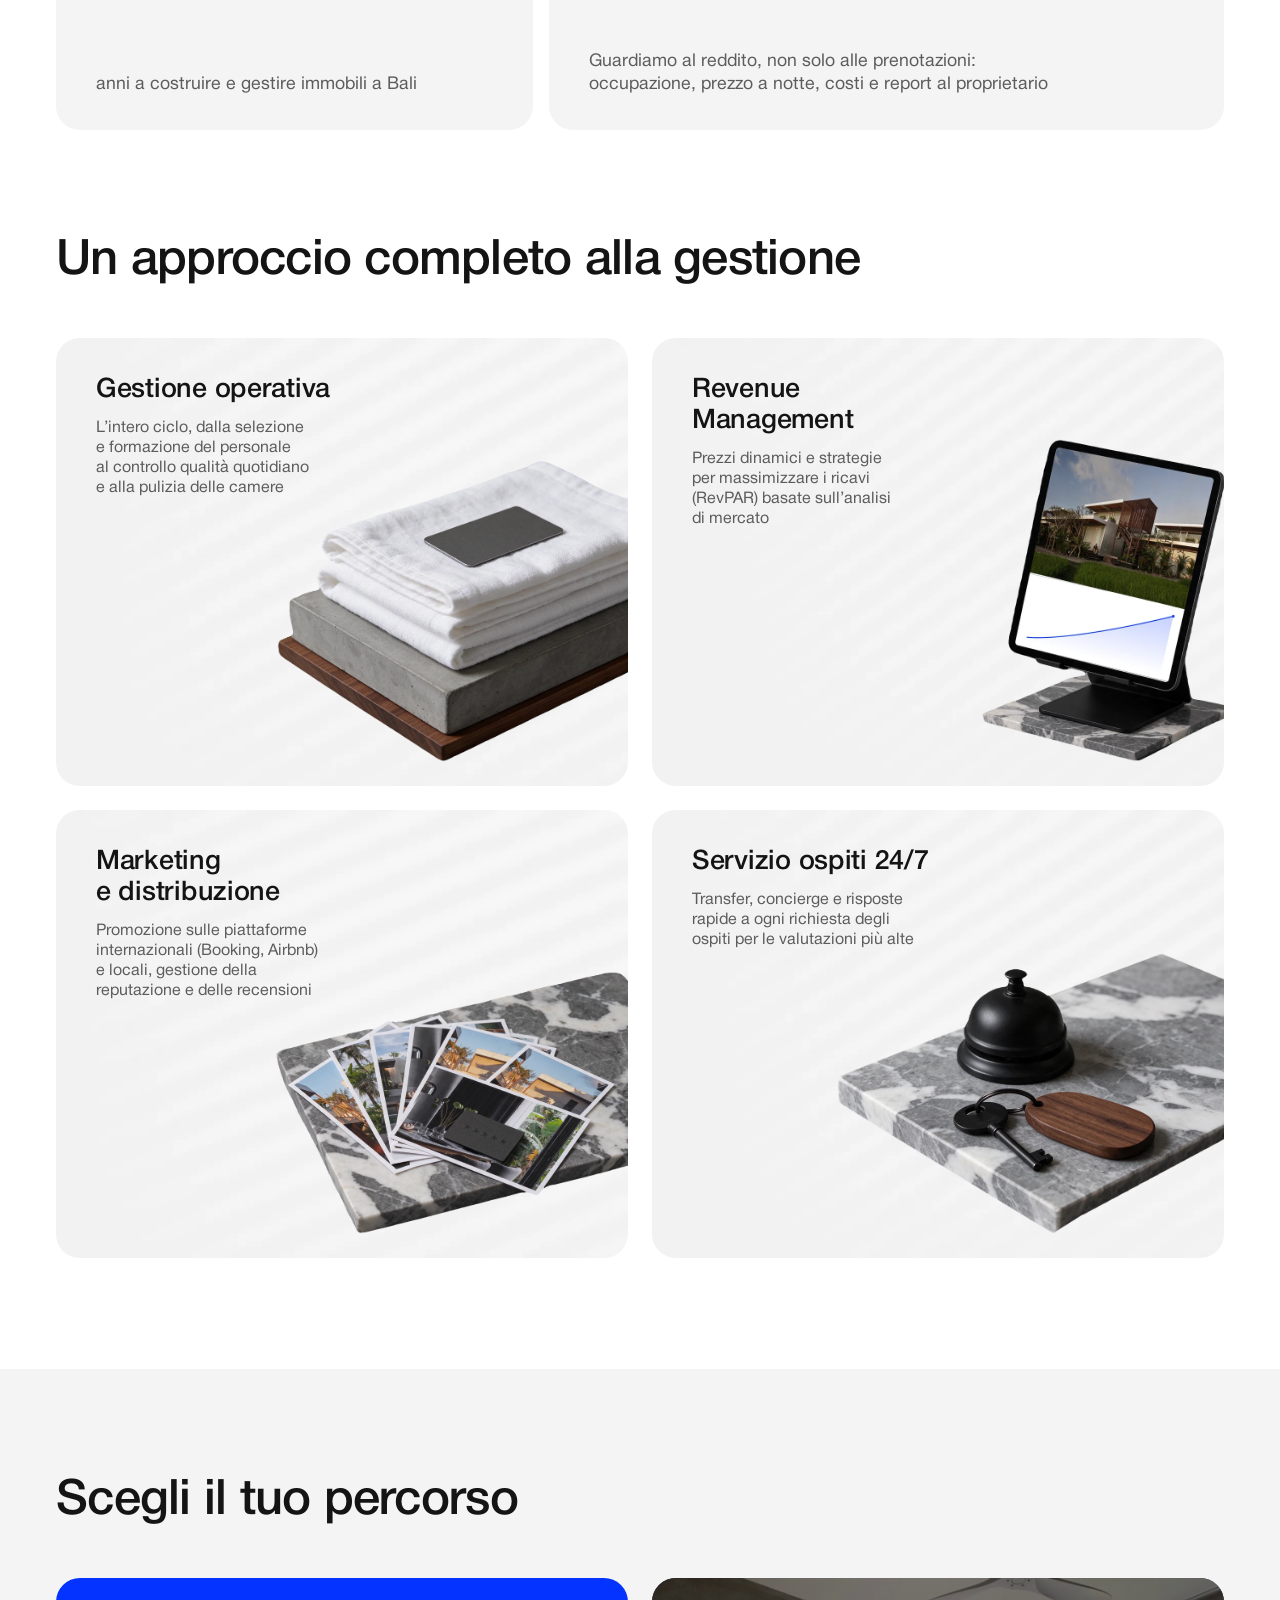
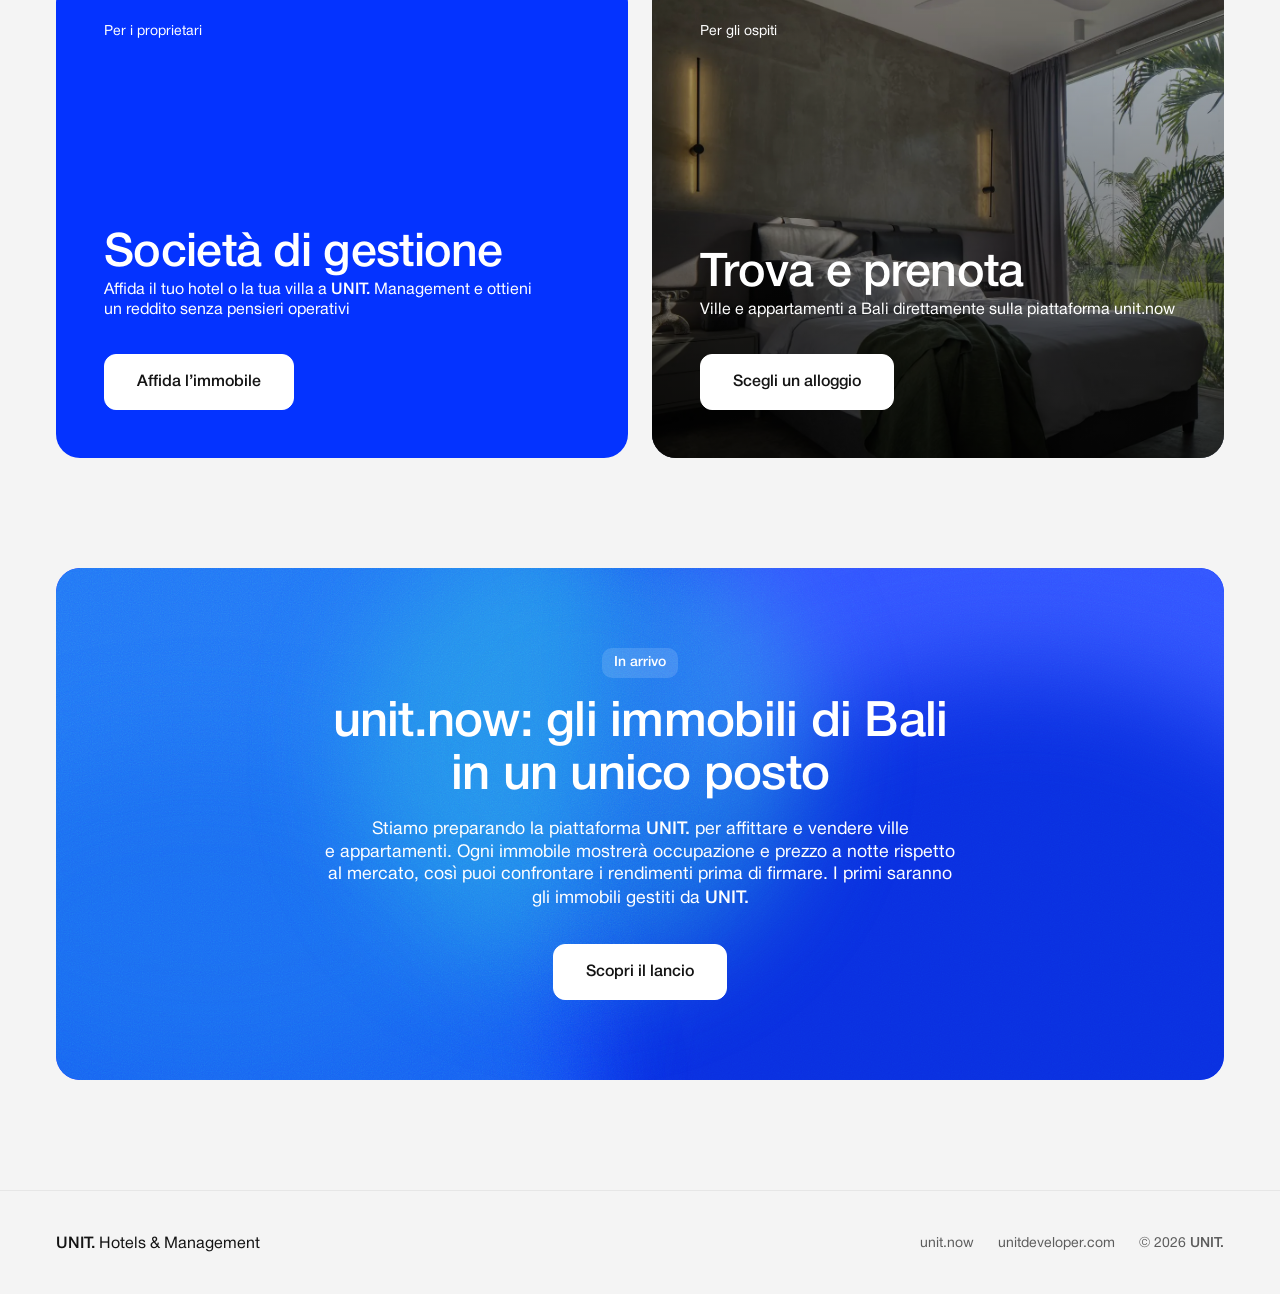
<file: it/index.html>
<!doctype html>
<html lang="it" data-root="../">
<head>
<meta charset="utf-8">
<meta name="viewport" content="width=device-width, initial-scale=1">
<meta name="robots" content="noindex, nofollow">
<meta http-equiv="Content-Security-Policy" content="default-src 'self'; script-src 'self'; style-src 'self' 'unsafe-inline'; img-src 'self' data:; font-src 'self'; connect-src 'self'; form-action 'self'; base-uri 'self'; object-src 'none'; upgrade-insecure-requests">
<meta name="referrer" content="strict-origin-when-cross-origin">
<meta name="theme-color" content="#0433ff">
<title>UNIT. Hotels &amp; Management: hotel and villa management in Bali</title>
<meta name="description" content="Professional hospitality management and premium service in Bali. Operations, revenue management, distribution and 24/7 guest service for your property.">
<link rel="canonical" href="https://turbo1507.github.io/unithotels/it/">
<link rel="alternate" hreflang="en" href="https://turbo1507.github.io/unithotels/">
<link rel="alternate" hreflang="ru" href="https://turbo1507.github.io/unithotels/ru/">
<link rel="alternate" hreflang="id" href="https://turbo1507.github.io/unithotels/id/">
<link rel="alternate" hreflang="fr" href="https://turbo1507.github.io/unithotels/fr/">
<link rel="alternate" hreflang="es" href="https://turbo1507.github.io/unithotels/es/">
<link rel="alternate" hreflang="uk" href="https://turbo1507.github.io/unithotels/uk/">
<link rel="alternate" hreflang="it" href="https://turbo1507.github.io/unithotels/it/">
<link rel="alternate" hreflang="tr" href="https://turbo1507.github.io/unithotels/tr/">
<link rel="alternate" hreflang="nl" href="https://turbo1507.github.io/unithotels/nl/">
<link rel="alternate" hreflang="x-default" href="https://turbo1507.github.io/unithotels/">
<meta property="og:type" content="website">
<meta property="og:site_name" content="UNIT. Hotels &amp; Management">
<meta property="og:url" content="https://turbo1507.github.io/unithotels/it/">
<meta property="og:title" content="UNIT. Hotels &amp; Management">
<meta property="og:description" content="Professional hospitality management and premium service in Bali. Operations, revenue management, distribution and 24/7 guest service for your property.">
<meta property="og:image" content="https://turbo1507.github.io/unithotels/assets/img/og.jpg">
<meta property="og:image:width" content="1200">
<meta property="og:image:height" content="630">
<meta property="og:image:alt" content="UNIT. Space City residence among rice fields in Bali">
<meta property="og:locale" content="it_IT">
<meta property="og:locale:alternate" content="en_US">
<meta property="og:locale:alternate" content="ru_RU">
<meta property="og:locale:alternate" content="id_ID">
<meta property="og:locale:alternate" content="fr_FR">
<meta property="og:locale:alternate" content="es_ES">
<meta property="og:locale:alternate" content="uk_UA">
<meta property="og:locale:alternate" content="tr_TR">
<meta property="og:locale:alternate" content="nl_NL">
<meta name="twitter:card" content="summary_large_image">
<script type="application/ld+json">{"@context":"https://schema.org","@graph":[{"@type":"WebSite","name":"UNIT. Hotels & Management","url":"https://turbo1507.github.io/unithotels/","inLanguage":["en","ru","id","fr","es","uk","it","tr","nl"]},{"@type":"Organization","name":"UNIT. Hotels & Management","url":"https://turbo1507.github.io/unithotels/","parentOrganization":{"@type":"Organization","name":"UNIT.","url":"https://unitdeveloper.com"},"areaServed":"Bali, Indonesia","contactPoint":{"@type":"ContactPoint","telephone":"+62 813 3917 731","contactType":"customer service","availableLanguage":["en","ru","id"]}}]}</script>
<link rel="icon" href="data:image/svg+xml,%3Csvg xmlns=%27http://www.w3.org/2000/svg%27 viewBox=%270 0 32 32%27%3E%3Crect width=%2732%27 height=%2732%27 rx=%278%27 fill=%27%230433ff%27/%3E%3Ccircle cx=%2722%27 cy=%2722%27 r=%273%27 fill=%27%23fff%27/%3E%3C/svg%3E">
<link rel="preload" href="../assets/fonts/hn-medium.woff2" as="font" type="font/woff2" crossorigin>
<link rel="preload" href="../assets/fonts/hn-roman.woff2" as="font" type="font/woff2" crossorigin>
<link rel="stylesheet" href="../assets/site.css?v=mwoxwlhr">

</head>
<body>
<header class="hdr">
  <div class="container hdr-in">
    <a class="wordmark" href="#top"><i class="u5">UNIT.</i> Hotels &amp; Management</a>
    <nav class="nav" aria-label="Menu principale">
      <a href="#about">Chi siamo</a>
      <a href="#services">Servizi</a>
      <a href="#directions">Percorsi</a>
    </nav>
    <div class="lang-dd">
      <button type="button" class="lang-dd-btn" aria-expanded="false" aria-controls="langList" aria-label="Lingua: Italiano"><span>IT</span><svg viewBox="0 0 12 12" aria-hidden="true"><path d="M2.5 4.5 6 8l3.5-3.5"/></svg></button>
      <ul class="lang-dd-list" id="langList" hidden><li><a href="../" hreflang="en" lang="en">English</a></li><li><a href="../ru/" hreflang="ru" lang="ru">Русский</a></li><li><a href="../id/" hreflang="id" lang="id">Bahasa Indonesia</a></li><li><a href="../fr/" hreflang="fr" lang="fr">Français</a></li><li><a href="../es/" hreflang="es" lang="es">Español</a></li><li><a href="../uk/" hreflang="uk" lang="uk">Українська</a></li><li><a href="../it/" hreflang="it" lang="it" aria-current="true">Italiano</a></li><li><a href="../tr/" hreflang="tr" lang="tr">Türkçe</a></li><li><a href="../nl/" hreflang="nl" lang="nl">Nederlands</a></li></ul>
    </div>
    <a class="btn btn-sm hdr-cta" href="https://wa.me/628133917731" target="_blank" rel="noopener noreferrer">Affida l’immobile</a>
  </div>
</header>

<main id="top">
  <section class="hero">
    <div class="hero-media">
      <div class="hero-slide on"><picture>
        <source media="(max-width:599px)" srcset="../assets/img/hero-m.webp" type="image/webp">
        <img src="../assets/img/hero.webp" alt="Residenza UNIT. Space City tra le risaie di Bali" fetchpriority="high" width="2200" height="1467">
      </picture></div>
      <div class="hero-slide"><picture>
        <source media="(max-width:599px)" srcset="../assets/img/hero2-m.webp" type="image/webp">
        <img src="../assets/img/hero2.webp" alt="Terrazza con vista sulle risaie" loading="lazy" width="2200" height="1467">
      </picture></div>
      <div class="hero-slide"><picture>
        <source media="(max-width:599px)" srcset="../assets/img/hero3-m.webp" type="image/webp">
        <img src="../assets/img/hero3.webp" alt="UNIT. Space City al tramonto" loading="lazy" width="2200" height="1467">
      </picture></div>
    </div>
    <div class="container hero-in">
      <h1 class="t"><i class="u5">UNIT.</i> Hotels &amp; Management</h1>
      <p class="t hero-sub">Gestione alberghiera professionale e servizio premium a Bali. Trasformiamo il tuo immobile in un asset redditizio e gestito alla perfezione, occupandoci del 100% delle operazioni</p>
      <div class="btns">
        <a class="btn btn-blue" href="https://wa.me/628133917731" target="_blank" rel="noopener noreferrer">Affida l’immobile in gestione</a>
      </div>
    </div>
    <div class="hero-caps"><p class="hero-cap on">Residenza <i class="u5">UNIT.</i> Space City, Bali</p><p class="hero-cap" aria-hidden="true">Terrazza con vista sulle risaie</p><p class="hero-cap" aria-hidden="true"><i class="u5">UNIT.</i> Space City al tramonto</p></div>
    <div class="hero-dots" role="group" aria-label="Foto"></div>
  </section>

  <section class="sec about-sec" id="about">
    <div class="container">
      <h2 class="t h2">Società di gestione <i class="u5">UNIT.</i><span class="u4">MANAGEMENT</span></h2>
      <p class="t about-lead">Gestiamo ville e appartamenti come un’azienda: team, prezzi e vendite, costi e report al proprietario. Da oltre 10 anni a Bali</p>
      <ul class="abento">
        <li class="ab-card ab-1"><b class="t ab-n">77</b><span class="t ab-l">unità sotto la nostra gestione</span></li>
        <li class="ab-card ab-2"><b class="t ab-n">216</b><span class="t ab-l">unità in 4 progetti <i class="u5">UNIT.</i></span></li>
        <li class="ab-card ab-3"><b class="t ab-n">10+</b><span class="t ab-l">anni a costruire e gestire immobili a Bali</span></li>
        <li class="ab-card ab-4"><h3 class="t ab-t">L’immobile come un’azienda</h3><p class="t ab-l">Guardiamo al reddito, non solo alle prenotazioni: occupazione, prezzo a notte, costi e report al proprietario</p></li>
      </ul>
    </div>
  </section>

  <section class="sec svc-sec" id="services">
    <div class="container">
      <h2 class="t h2">Un approccio completo alla gestione</h2>
      <div class="svc">
        <article class="svc-card svc-ops svc-1">
          <div class="svc-pic"><picture>
            <source media="(max-width:599px)" srcset="../assets/img/svc-ops-m.webp?v=mwoxwlhr" width="600" height="452">
            <img src="../assets/img/svc-ops.webp?v=mwoxwlhr" alt="" width="920" height="719" loading="lazy">
          </picture></div>
          <h3 class="t">Gestione operativa</h3>
          <p class="t">L’intero ciclo, dalla selezione e formazione del personale al controllo qualità quotidiano e alla pulizia delle camere</p>
        </article>
        <article class="svc-card svc-rev svc-2">
          <div class="svc-pic"><picture>
            <source media="(max-width:599px)" srcset="../assets/img/svc-rev-m.webp?v=mwoxwlhr" width="455" height="444">
            <img src="../assets/img/svc-rev.webp?v=mwoxwlhr" alt="" width="594" height="760" loading="lazy">
          </picture></div>
          <h3 class="t">Revenue Management</h3>
          <p class="t">Prezzi dinamici e strategie per massimizzare i ricavi (RevPAR) basate sull’analisi di mercato</p>
        </article>
        <article class="svc-card svc-mkt svc-3">
          <div class="svc-pic"><picture>
            <source media="(max-width:599px)" srcset="../assets/img/svc-mkt-m.webp?v=mwoxwlhr" width="599" height="364">
            <img src="../assets/img/svc-mkt.webp?v=mwoxwlhr" alt="" width="960" height="650" loading="lazy">
          </picture></div>
          <h3 class="t">Marketing e distribuzione</h3>
          <p class="t">Promozione sulle piattaforme internazionali (Booking, Airbnb) e locali, gestione della reputazione e delle recensioni</p>
        </article>
        <article class="svc-card svc-guest svc-4">
          <div class="svc-pic"><picture>
            <source media="(max-width:599px)" srcset="../assets/img/svc-guest-m.webp?v=mwoxwlhr" width="698" height="481">
            <img src="../assets/img/svc-guest.webp?v=mwoxwlhr" alt="" width="959" height="660" loading="lazy">
          </picture></div>
          <h3 class="t">Servizio ospiti 24/7</h3>
          <p class="t">Transfer, concierge e risposte rapide a ogni richiesta degli ospiti per le valutazioni più alte</p>
        </article>
      </div>
    </div>
  </section>

  <section class="sec dir-sec" id="directions">
    <div class="container">
      <h2 class="t h2">Scegli il tuo percorso</h2>
      <div class="dir">
        <article class="dir-card dir-mgmt">
          <span class="t dir-tag">Per i proprietari</span>
          <div class="dir-body">
            <h3 class="t">Società di gestione</h3>
            <p class="t">Affida il tuo hotel o la tua villa a <i class="u5">UNIT.</i> Management e ottieni un reddito senza pensieri operativi</p>
            <a class="btn btn-white" href="https://wa.me/628133917731" data-todo="unit-management-url" target="_blank" rel="noopener noreferrer">Affida l’immobile</a>
          </div>
        </article>
        <article class="dir-card dir-book">
          <img src="../assets/img/dir-book.webp" alt="" width="1600" height="1067" loading="lazy">
          <span class="t dir-tag">Per gli ospiti</span>
          <div class="dir-body">
            <h3 class="t">Trova e prenota</h3>
            <p class="t">Ville e appartamenti a Bali direttamente sulla piattaforma unit.now</p>
            <a class="btn btn-white" href="https://unit.now">Scegli un alloggio</a>
          </div>
        </article>
      </div>
    </div>
  </section>

  <section class="sec news-sec" id="news">
    <div class="container">
      <div class="news">
        <div class="flow" aria-hidden="true"><span class="flow-blobs"><i></i><i></i><i></i><i></i><i></i></span><span class="flow-grain"></span></div>
        <span class="news-tag">In arrivo</span>
        <h2 class="t h2 news-t">unit.now: gli immobili di Bali in un unico posto</h2>
        <p class="t news-p">Stiamo preparando la piattaforma <i class="u5">UNIT.</i> per affittare e vendere ville e appartamenti. Ogni immobile mostrerà occupazione e prezzo a notte rispetto al mercato, così puoi confrontare i rendimenti prima di firmare. I primi saranno gli immobili gestiti da <i class="u5">UNIT.</i></p>
        <a class="btn btn-white" href="https://unit.now">Scopri il lancio</a>
      </div>
    </div>
  </section>
</main>

<footer class="ftr">
  <div class="container ftr-in">
    <span class="t wordmark"><i class="u5">UNIT.</i> Hotels &amp; Management</span>
    <nav class="ftr-links" aria-label="Ecosistema UNIT.">
      <a class="t" href="https://unit.now">unit.now</a>
      <a class="t" href="https://unitdeveloper.com">unitdeveloper.com</a>
      <span class="t">© 2026 <i class="u5">UNIT.</i></span>
    </nav>
  </div>
</footer>
<script src="../assets/site.js?v=mwoxwlhr" defer></script>
</body>
</html>
</file>
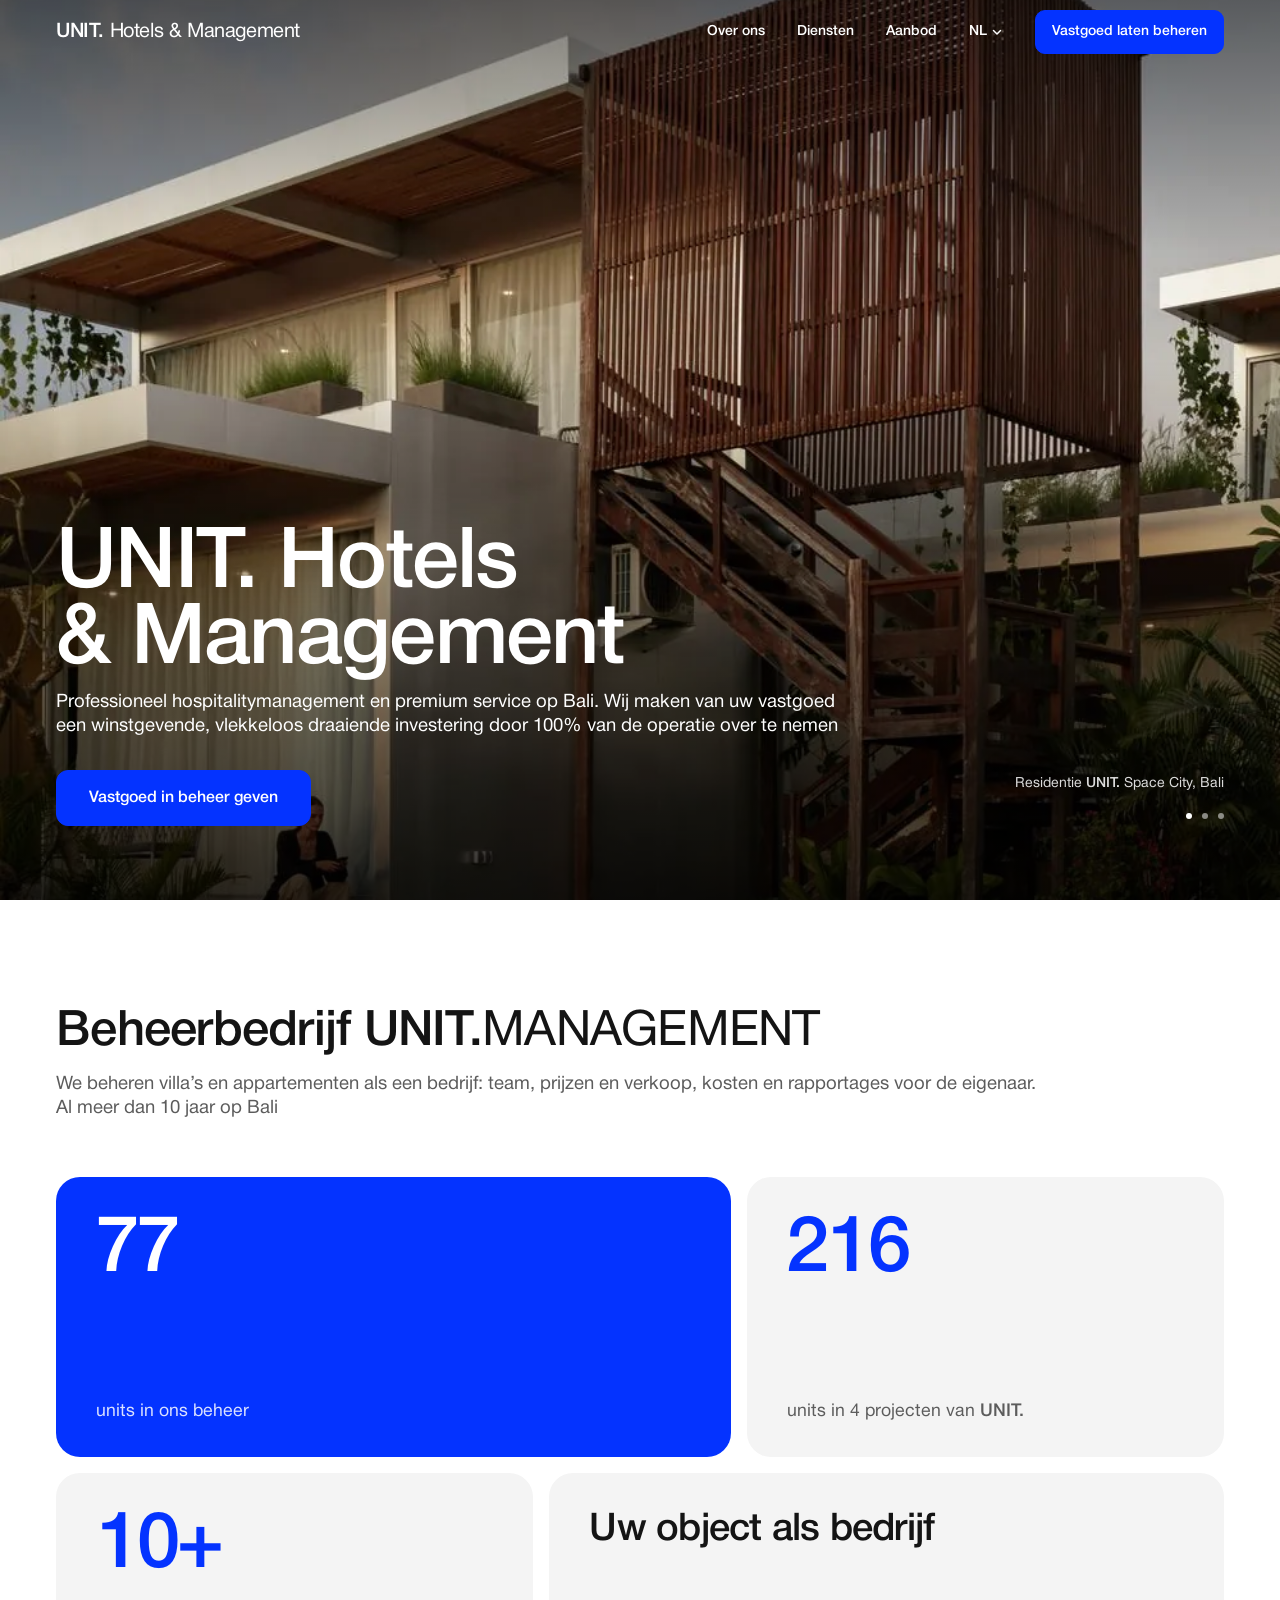
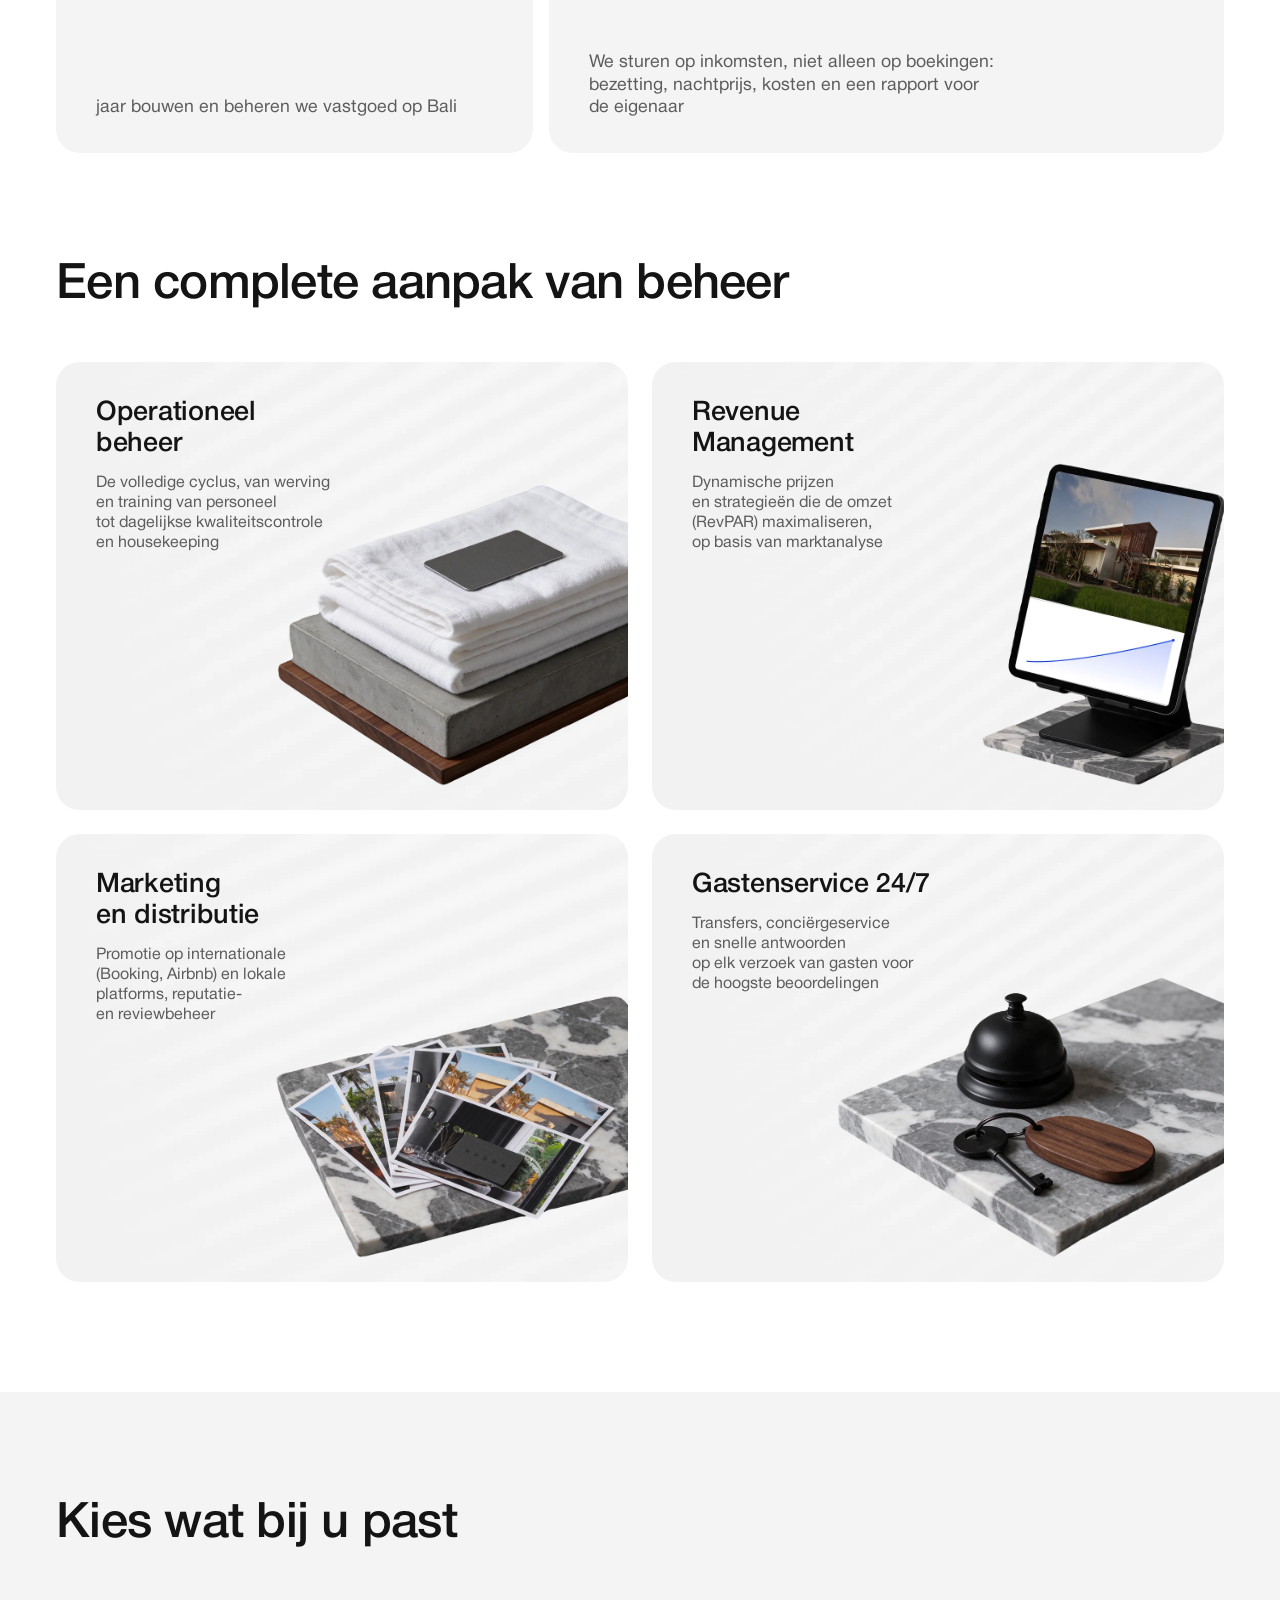
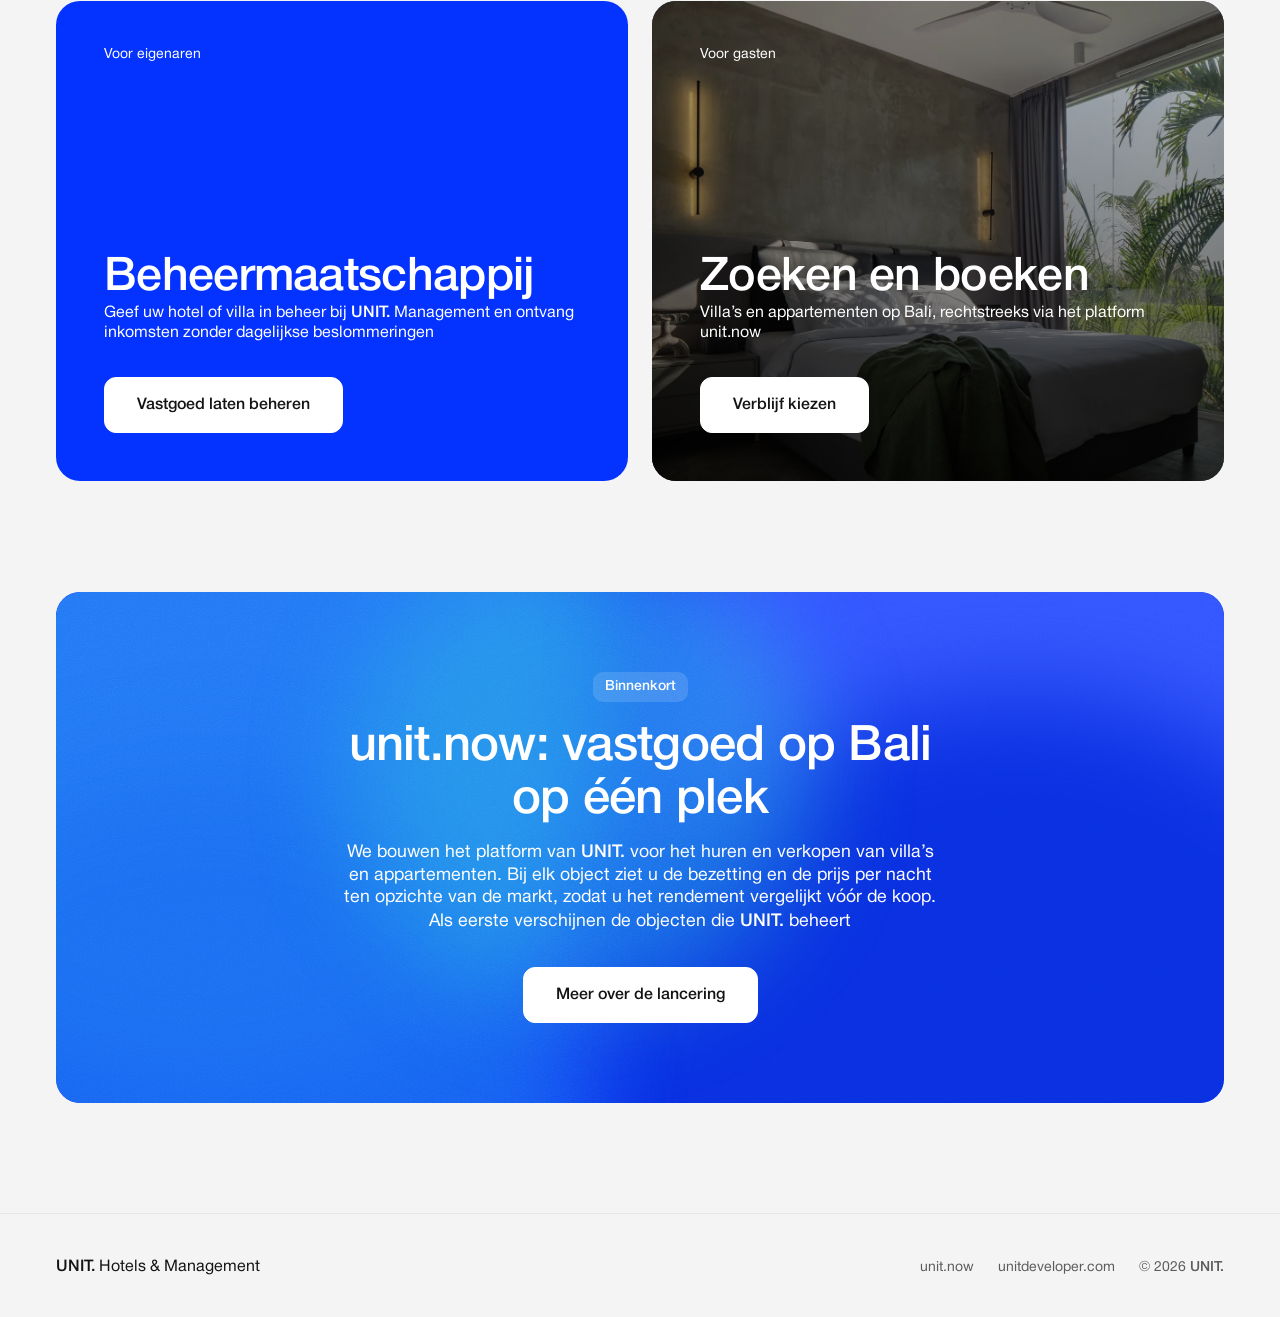
<file: nl/index.html>
<!doctype html>
<html lang="nl" data-root="../">
<head>
<meta charset="utf-8">
<meta name="viewport" content="width=device-width, initial-scale=1">
<meta name="robots" content="noindex, nofollow">
<meta http-equiv="Content-Security-Policy" content="default-src 'self'; script-src 'self'; style-src 'self' 'unsafe-inline'; img-src 'self' data:; font-src 'self'; connect-src 'self'; form-action 'self'; base-uri 'self'; object-src 'none'; upgrade-insecure-requests">
<meta name="referrer" content="strict-origin-when-cross-origin">
<meta name="theme-color" content="#0433ff">
<title>UNIT. Hotels &amp; Management: hotel and villa management in Bali</title>
<meta name="description" content="Professional hospitality management and premium service in Bali. Operations, revenue management, distribution and 24/7 guest service for your property.">
<link rel="canonical" href="https://turbo1507.github.io/unithotels/nl/">
<link rel="alternate" hreflang="en" href="https://turbo1507.github.io/unithotels/">
<link rel="alternate" hreflang="ru" href="https://turbo1507.github.io/unithotels/ru/">
<link rel="alternate" hreflang="id" href="https://turbo1507.github.io/unithotels/id/">
<link rel="alternate" hreflang="fr" href="https://turbo1507.github.io/unithotels/fr/">
<link rel="alternate" hreflang="es" href="https://turbo1507.github.io/unithotels/es/">
<link rel="alternate" hreflang="uk" href="https://turbo1507.github.io/unithotels/uk/">
<link rel="alternate" hreflang="it" href="https://turbo1507.github.io/unithotels/it/">
<link rel="alternate" hreflang="tr" href="https://turbo1507.github.io/unithotels/tr/">
<link rel="alternate" hreflang="nl" href="https://turbo1507.github.io/unithotels/nl/">
<link rel="alternate" hreflang="x-default" href="https://turbo1507.github.io/unithotels/">
<meta property="og:type" content="website">
<meta property="og:site_name" content="UNIT. Hotels &amp; Management">
<meta property="og:url" content="https://turbo1507.github.io/unithotels/nl/">
<meta property="og:title" content="UNIT. Hotels &amp; Management">
<meta property="og:description" content="Professional hospitality management and premium service in Bali. Operations, revenue management, distribution and 24/7 guest service for your property.">
<meta property="og:image" content="https://turbo1507.github.io/unithotels/assets/img/og.jpg">
<meta property="og:image:width" content="1200">
<meta property="og:image:height" content="630">
<meta property="og:image:alt" content="UNIT. Space City residence among rice fields in Bali">
<meta property="og:locale" content="nl_NL">
<meta property="og:locale:alternate" content="en_US">
<meta property="og:locale:alternate" content="ru_RU">
<meta property="og:locale:alternate" content="id_ID">
<meta property="og:locale:alternate" content="fr_FR">
<meta property="og:locale:alternate" content="es_ES">
<meta property="og:locale:alternate" content="uk_UA">
<meta property="og:locale:alternate" content="it_IT">
<meta property="og:locale:alternate" content="tr_TR">
<meta name="twitter:card" content="summary_large_image">
<script type="application/ld+json">{"@context":"https://schema.org","@graph":[{"@type":"WebSite","name":"UNIT. Hotels & Management","url":"https://turbo1507.github.io/unithotels/","inLanguage":["en","ru","id","fr","es","uk","it","tr","nl"]},{"@type":"Organization","name":"UNIT. Hotels & Management","url":"https://turbo1507.github.io/unithotels/","parentOrganization":{"@type":"Organization","name":"UNIT.","url":"https://unitdeveloper.com"},"areaServed":"Bali, Indonesia","contactPoint":{"@type":"ContactPoint","telephone":"+62 813 3917 731","contactType":"customer service","availableLanguage":["en","ru","id"]}}]}</script>
<link rel="icon" href="data:image/svg+xml,%3Csvg xmlns=%27http://www.w3.org/2000/svg%27 viewBox=%270 0 32 32%27%3E%3Crect width=%2732%27 height=%2732%27 rx=%278%27 fill=%27%230433ff%27/%3E%3Ccircle cx=%2722%27 cy=%2722%27 r=%273%27 fill=%27%23fff%27/%3E%3C/svg%3E">
<link rel="preload" href="../assets/fonts/hn-medium.woff2" as="font" type="font/woff2" crossorigin>
<link rel="preload" href="../assets/fonts/hn-roman.woff2" as="font" type="font/woff2" crossorigin>
<link rel="stylesheet" href="../assets/site.css?v=mwoxwlhr">

</head>
<body>
<header class="hdr">
  <div class="container hdr-in">
    <a class="wordmark" href="#top"><i class="u5">UNIT.</i> Hotels &amp; Management</a>
    <nav class="nav" aria-label="Hoofdmenu">
      <a href="#about">Over ons</a>
      <a href="#services">Diensten</a>
      <a href="#directions">Aanbod</a>
    </nav>
    <div class="lang-dd">
      <button type="button" class="lang-dd-btn" aria-expanded="false" aria-controls="langList" aria-label="Taal: Nederlands"><span>NL</span><svg viewBox="0 0 12 12" aria-hidden="true"><path d="M2.5 4.5 6 8l3.5-3.5"/></svg></button>
      <ul class="lang-dd-list" id="langList" hidden><li><a href="../" hreflang="en" lang="en">English</a></li><li><a href="../ru/" hreflang="ru" lang="ru">Русский</a></li><li><a href="../id/" hreflang="id" lang="id">Bahasa Indonesia</a></li><li><a href="../fr/" hreflang="fr" lang="fr">Français</a></li><li><a href="../es/" hreflang="es" lang="es">Español</a></li><li><a href="../uk/" hreflang="uk" lang="uk">Українська</a></li><li><a href="../it/" hreflang="it" lang="it">Italiano</a></li><li><a href="../tr/" hreflang="tr" lang="tr">Türkçe</a></li><li><a href="../nl/" hreflang="nl" lang="nl" aria-current="true">Nederlands</a></li></ul>
    </div>
    <a class="btn btn-sm hdr-cta" href="https://wa.me/628133917731" target="_blank" rel="noopener noreferrer">Vastgoed laten beheren</a>
  </div>
</header>

<main id="top">
  <section class="hero">
    <div class="hero-media">
      <div class="hero-slide on"><picture>
        <source media="(max-width:599px)" srcset="../assets/img/hero-m.webp" type="image/webp">
        <img src="../assets/img/hero.webp" alt="UNIT. Space City-residentie tussen de rijstvelden op Bali" fetchpriority="high" width="2200" height="1467">
      </picture></div>
      <div class="hero-slide"><picture>
        <source media="(max-width:599px)" srcset="../assets/img/hero2-m.webp" type="image/webp">
        <img src="../assets/img/hero2.webp" alt="Terras met uitzicht op de rijstvelden" loading="lazy" width="2200" height="1467">
      </picture></div>
      <div class="hero-slide"><picture>
        <source media="(max-width:599px)" srcset="../assets/img/hero3-m.webp" type="image/webp">
        <img src="../assets/img/hero3.webp" alt="UNIT. Space City in de schemering" loading="lazy" width="2200" height="1467">
      </picture></div>
    </div>
    <div class="container hero-in">
      <h1 class="t"><i class="u5">UNIT.</i> Hotels &amp; Management</h1>
      <p class="t hero-sub">Professioneel hospitalitymanagement en premium service op Bali. Wij maken van uw vastgoed een winstgevende, vlekkeloos draaiende investering door 100% van de operatie over te nemen</p>
      <div class="btns">
        <a class="btn btn-blue" href="https://wa.me/628133917731" target="_blank" rel="noopener noreferrer">Vastgoed in beheer geven</a>
      </div>
    </div>
    <div class="hero-caps"><p class="hero-cap on">Residentie <i class="u5">UNIT.</i> Space City, Bali</p><p class="hero-cap" aria-hidden="true">Terras met uitzicht op de rijstvelden</p><p class="hero-cap" aria-hidden="true"><i class="u5">UNIT.</i> Space City in de schemering</p></div>
    <div class="hero-dots" role="group" aria-label="Foto’s"></div>
  </section>

  <section class="sec about-sec" id="about">
    <div class="container">
      <h2 class="t h2">Beheerbedrijf <i class="u5">UNIT.</i><span class="u4">MANAGEMENT</span></h2>
      <p class="t about-lead">We beheren villa’s en appartementen als een bedrijf: team, prijzen en verkoop, kosten en rapportages voor de eigenaar. Al meer dan 10 jaar op Bali</p>
      <ul class="abento">
        <li class="ab-card ab-1"><b class="t ab-n">77</b><span class="t ab-l">units in ons beheer</span></li>
        <li class="ab-card ab-2"><b class="t ab-n">216</b><span class="t ab-l">units in 4 projecten van <i class="u5">UNIT.</i></span></li>
        <li class="ab-card ab-3"><b class="t ab-n">10+</b><span class="t ab-l">jaar bouwen en beheren we vastgoed op Bali</span></li>
        <li class="ab-card ab-4"><h3 class="t ab-t">Uw object als bedrijf</h3><p class="t ab-l">We sturen op inkomsten, niet alleen op boekingen: bezetting, nachtprijs, kosten en een rapport voor de eigenaar</p></li>
      </ul>
    </div>
  </section>

  <section class="sec svc-sec" id="services">
    <div class="container">
      <h2 class="t h2">Een complete aanpak van beheer</h2>
      <div class="svc">
        <article class="svc-card svc-ops svc-1">
          <div class="svc-pic"><picture>
            <source media="(max-width:599px)" srcset="../assets/img/svc-ops-m.webp?v=mwoxwlhr" width="600" height="452">
            <img src="../assets/img/svc-ops.webp?v=mwoxwlhr" alt="" width="920" height="719" loading="lazy">
          </picture></div>
          <h3 class="t">Operationeel beheer</h3>
          <p class="t">De volledige cyclus, van werving en training van personeel tot dagelijkse kwaliteitscontrole en housekeeping</p>
        </article>
        <article class="svc-card svc-rev svc-2">
          <div class="svc-pic"><picture>
            <source media="(max-width:599px)" srcset="../assets/img/svc-rev-m.webp?v=mwoxwlhr" width="455" height="444">
            <img src="../assets/img/svc-rev.webp?v=mwoxwlhr" alt="" width="594" height="760" loading="lazy">
          </picture></div>
          <h3 class="t">Revenue Management</h3>
          <p class="t">Dynamische prijzen en strategieën die de omzet (RevPAR) maximaliseren, op basis van marktanalyse</p>
        </article>
        <article class="svc-card svc-mkt svc-3">
          <div class="svc-pic"><picture>
            <source media="(max-width:599px)" srcset="../assets/img/svc-mkt-m.webp?v=mwoxwlhr" width="599" height="364">
            <img src="../assets/img/svc-mkt.webp?v=mwoxwlhr" alt="" width="960" height="650" loading="lazy">
          </picture></div>
          <h3 class="t">Marketing en distributie</h3>
          <p class="t">Promotie op internationale (Booking, Airbnb) en lokale platforms, reputatie- en reviewbeheer</p>
        </article>
        <article class="svc-card svc-guest svc-4">
          <div class="svc-pic"><picture>
            <source media="(max-width:599px)" srcset="../assets/img/svc-guest-m.webp?v=mwoxwlhr" width="698" height="481">
            <img src="../assets/img/svc-guest.webp?v=mwoxwlhr" alt="" width="959" height="660" loading="lazy">
          </picture></div>
          <h3 class="t">Gastenservice 24/7</h3>
          <p class="t">Transfers, conciërgeservice en snelle antwoorden op elk verzoek van gasten voor de hoogste beoordelingen</p>
        </article>
      </div>
    </div>
  </section>

  <section class="sec dir-sec" id="directions">
    <div class="container">
      <h2 class="t h2">Kies wat bij u past</h2>
      <div class="dir">
        <article class="dir-card dir-mgmt">
          <span class="t dir-tag">Voor eigenaren</span>
          <div class="dir-body">
            <h3 class="t">Beheermaatschappij</h3>
            <p class="t">Geef uw hotel of villa in beheer bij <i class="u5">UNIT.</i> Management en ontvang inkomsten zonder dagelijkse beslommeringen</p>
            <a class="btn btn-white" href="https://wa.me/628133917731" data-todo="unit-management-url" target="_blank" rel="noopener noreferrer">Vastgoed laten beheren</a>
          </div>
        </article>
        <article class="dir-card dir-book">
          <img src="../assets/img/dir-book.webp" alt="" width="1600" height="1067" loading="lazy">
          <span class="t dir-tag">Voor gasten</span>
          <div class="dir-body">
            <h3 class="t">Zoeken en boeken</h3>
            <p class="t">Villa’s en appartementen op Bali, rechtstreeks via het platform unit.now</p>
            <a class="btn btn-white" href="https://unit.now">Verblijf kiezen</a>
          </div>
        </article>
      </div>
    </div>
  </section>

  <section class="sec news-sec" id="news">
    <div class="container">
      <div class="news">
        <div class="flow" aria-hidden="true"><span class="flow-blobs"><i></i><i></i><i></i><i></i><i></i></span><span class="flow-grain"></span></div>
        <span class="news-tag">Binnenkort</span>
        <h2 class="t h2 news-t">unit.now: vastgoed op Bali op één plek</h2>
        <p class="t news-p">We bouwen het platform van <i class="u5">UNIT.</i> voor het huren en verkopen van villa’s en appartementen. Bij elk object ziet u de bezetting en de prijs per nacht ten opzichte van de markt, zodat u het rendement vergelijkt vóór de koop. Als eerste verschijnen de objecten die <i class="u5">UNIT.</i> beheert</p>
        <a class="btn btn-white" href="https://unit.now">Meer over de lancering</a>
      </div>
    </div>
  </section>
</main>

<footer class="ftr">
  <div class="container ftr-in">
    <span class="t wordmark"><i class="u5">UNIT.</i> Hotels &amp; Management</span>
    <nav class="ftr-links" aria-label="Ecosysteem van UNIT.">
      <a class="t" href="https://unit.now">unit.now</a>
      <a class="t" href="https://unitdeveloper.com">unitdeveloper.com</a>
      <span class="t">© 2026 <i class="u5">UNIT.</i></span>
    </nav>
  </div>
</footer>
<script src="../assets/site.js?v=mwoxwlhr" defer></script>
</body>
</html>
</file>
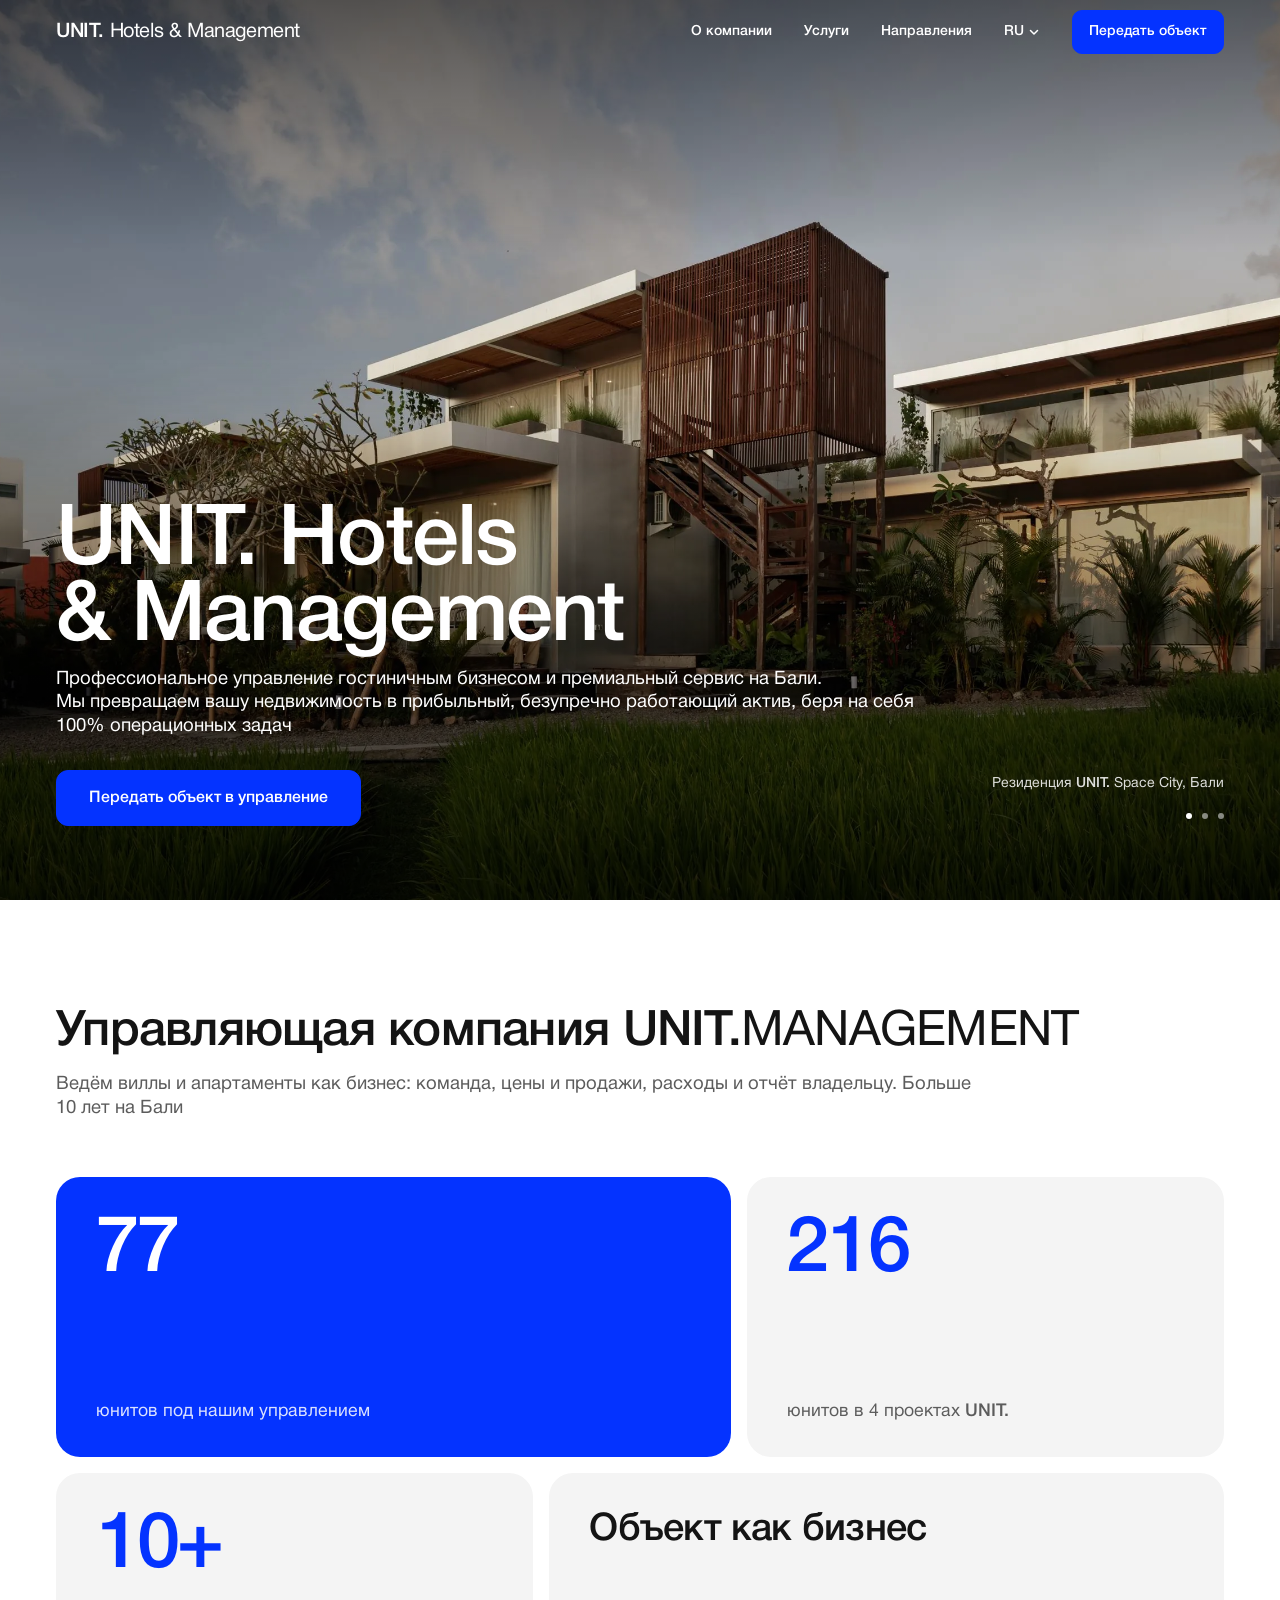
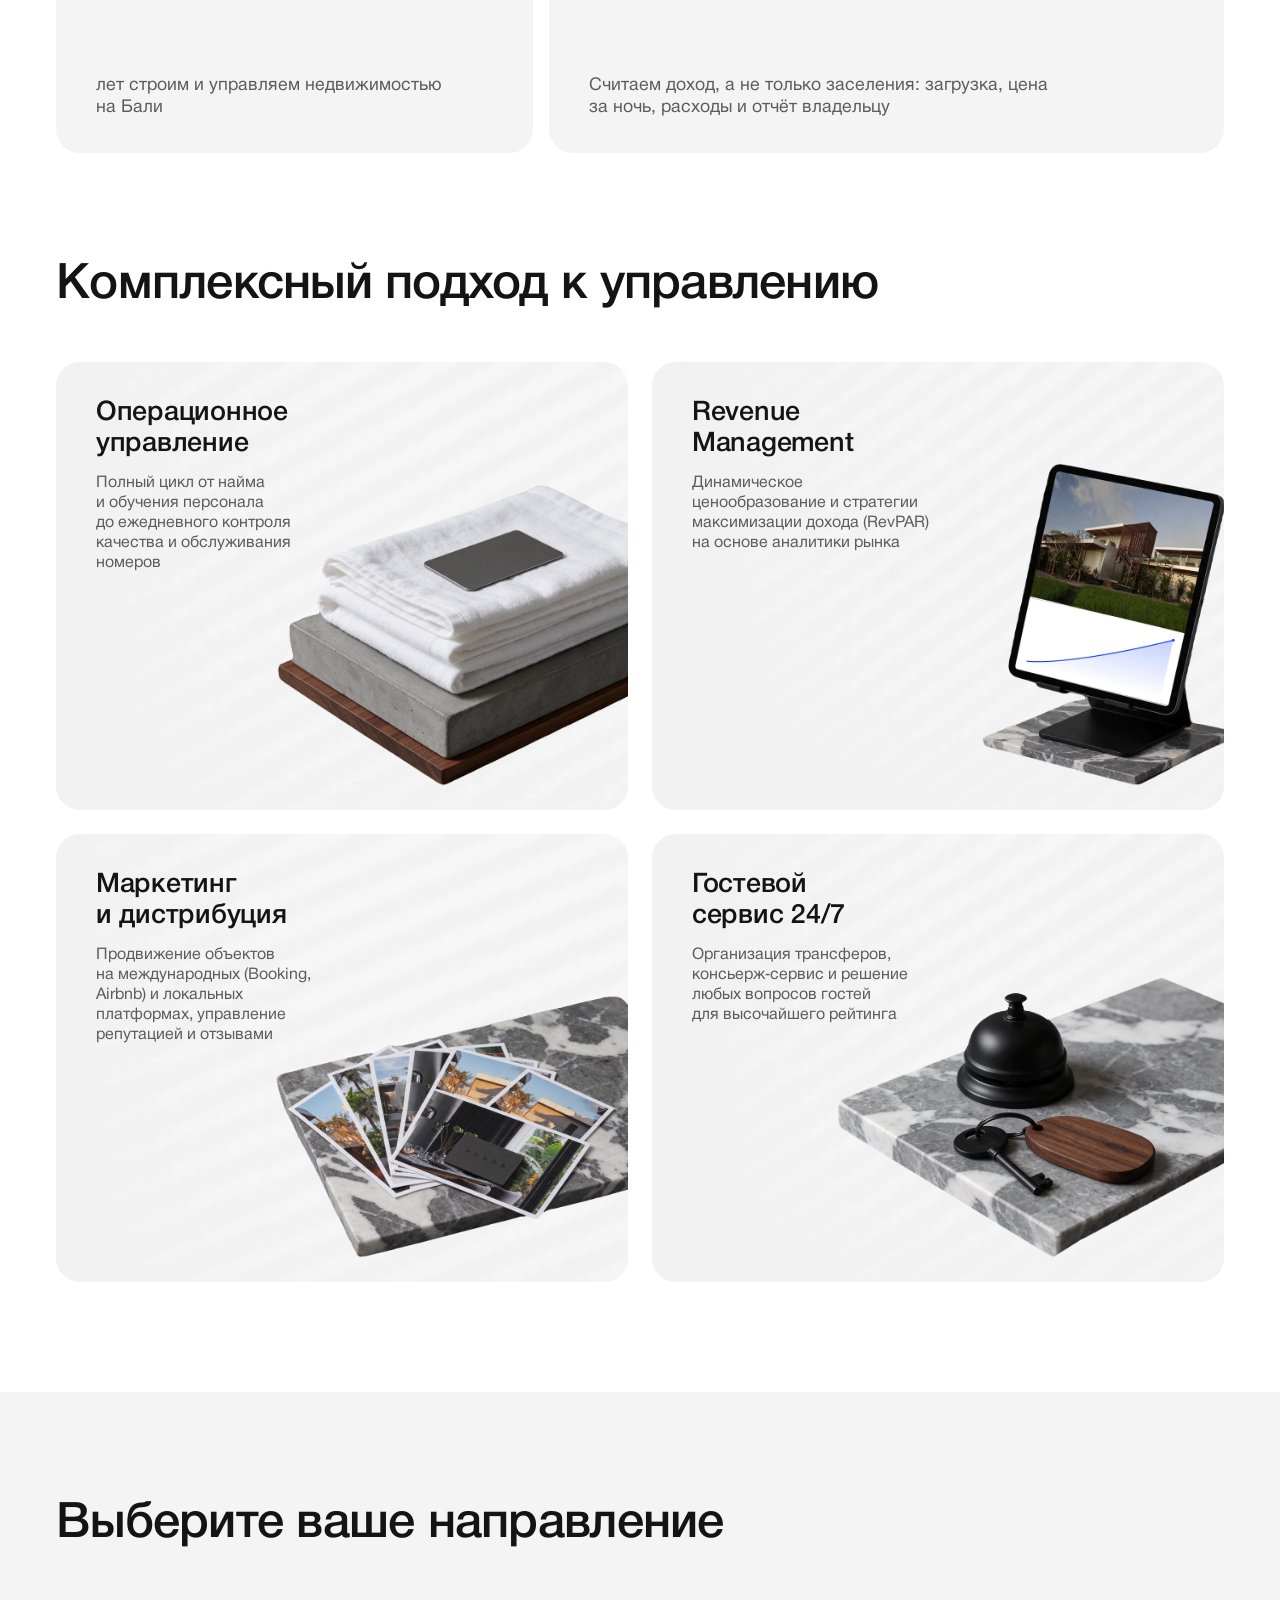
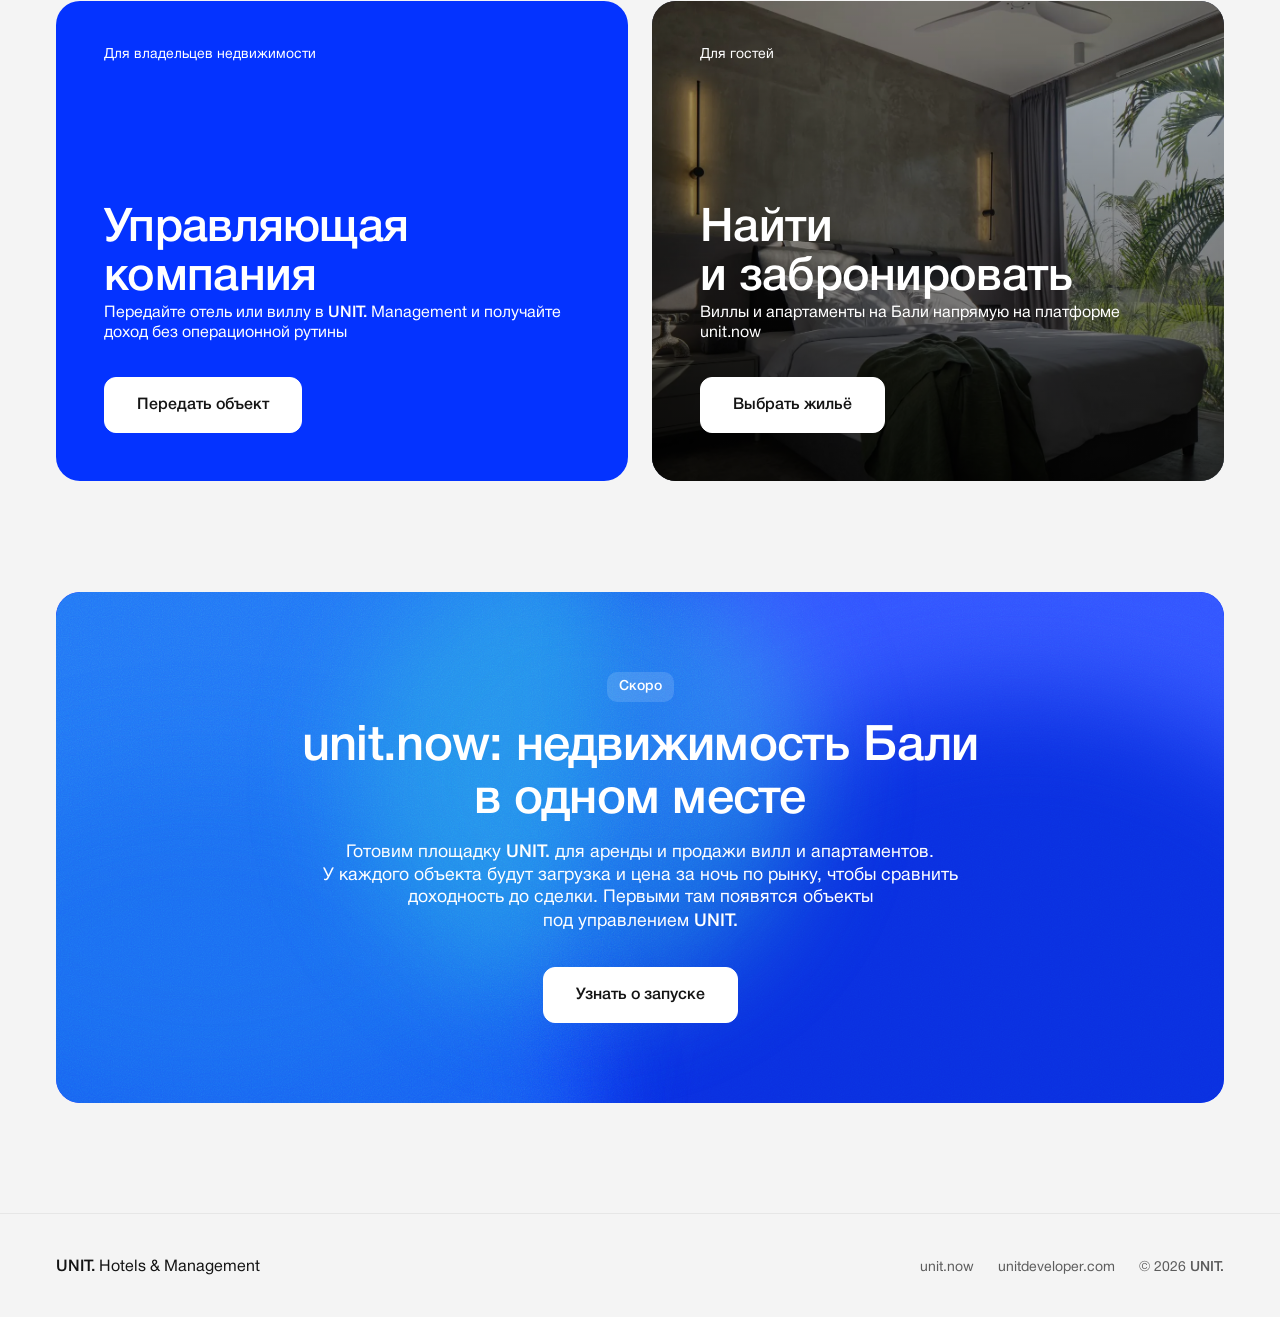
<file: ru/index.html>
<!doctype html>
<html lang="ru" data-root="../">
<head>
<meta charset="utf-8">
<meta name="viewport" content="width=device-width, initial-scale=1">
<meta name="robots" content="noindex, nofollow">
<meta http-equiv="Content-Security-Policy" content="default-src 'self'; script-src 'self'; style-src 'self' 'unsafe-inline'; img-src 'self' data:; font-src 'self'; connect-src 'self'; form-action 'self'; base-uri 'self'; object-src 'none'; upgrade-insecure-requests">
<meta name="referrer" content="strict-origin-when-cross-origin">
<meta name="theme-color" content="#0433ff">
<title>UNIT. Hotels &amp; Management: hotel and villa management in Bali</title>
<meta name="description" content="Professional hospitality management and premium service in Bali. Operations, revenue management, distribution and 24/7 guest service for your property.">
<link rel="canonical" href="https://turbo1507.github.io/unithotels/ru/">
<link rel="alternate" hreflang="en" href="https://turbo1507.github.io/unithotels/">
<link rel="alternate" hreflang="ru" href="https://turbo1507.github.io/unithotels/ru/">
<link rel="alternate" hreflang="id" href="https://turbo1507.github.io/unithotels/id/">
<link rel="alternate" hreflang="fr" href="https://turbo1507.github.io/unithotels/fr/">
<link rel="alternate" hreflang="es" href="https://turbo1507.github.io/unithotels/es/">
<link rel="alternate" hreflang="uk" href="https://turbo1507.github.io/unithotels/uk/">
<link rel="alternate" hreflang="it" href="https://turbo1507.github.io/unithotels/it/">
<link rel="alternate" hreflang="tr" href="https://turbo1507.github.io/unithotels/tr/">
<link rel="alternate" hreflang="nl" href="https://turbo1507.github.io/unithotels/nl/">
<link rel="alternate" hreflang="x-default" href="https://turbo1507.github.io/unithotels/">
<meta property="og:type" content="website">
<meta property="og:site_name" content="UNIT. Hotels &amp; Management">
<meta property="og:url" content="https://turbo1507.github.io/unithotels/ru/">
<meta property="og:title" content="UNIT. Hotels &amp; Management">
<meta property="og:description" content="Professional hospitality management and premium service in Bali. Operations, revenue management, distribution and 24/7 guest service for your property.">
<meta property="og:image" content="https://turbo1507.github.io/unithotels/assets/img/og.jpg">
<meta property="og:image:width" content="1200">
<meta property="og:image:height" content="630">
<meta property="og:image:alt" content="UNIT. Space City residence among rice fields in Bali">
<meta property="og:locale" content="ru_RU">
<meta property="og:locale:alternate" content="en_US">
<meta property="og:locale:alternate" content="id_ID">
<meta property="og:locale:alternate" content="fr_FR">
<meta property="og:locale:alternate" content="es_ES">
<meta property="og:locale:alternate" content="uk_UA">
<meta property="og:locale:alternate" content="it_IT">
<meta property="og:locale:alternate" content="tr_TR">
<meta property="og:locale:alternate" content="nl_NL">
<meta name="twitter:card" content="summary_large_image">
<script type="application/ld+json">{"@context":"https://schema.org","@graph":[{"@type":"WebSite","name":"UNIT. Hotels & Management","url":"https://turbo1507.github.io/unithotels/","inLanguage":["en","ru","id","fr","es","uk","it","tr","nl"]},{"@type":"Organization","name":"UNIT. Hotels & Management","url":"https://turbo1507.github.io/unithotels/","parentOrganization":{"@type":"Organization","name":"UNIT.","url":"https://unitdeveloper.com"},"areaServed":"Bali, Indonesia","contactPoint":{"@type":"ContactPoint","telephone":"+62 813 3917 731","contactType":"customer service","availableLanguage":["en","ru","id"]}}]}</script>
<link rel="icon" href="data:image/svg+xml,%3Csvg xmlns=%27http://www.w3.org/2000/svg%27 viewBox=%270 0 32 32%27%3E%3Crect width=%2732%27 height=%2732%27 rx=%278%27 fill=%27%230433ff%27/%3E%3Ccircle cx=%2722%27 cy=%2722%27 r=%273%27 fill=%27%23fff%27/%3E%3C/svg%3E">
<link rel="preload" href="../assets/fonts/hn-medium.woff2" as="font" type="font/woff2" crossorigin>
<link rel="preload" href="../assets/fonts/hn-roman.woff2" as="font" type="font/woff2" crossorigin>
<link rel="stylesheet" href="../assets/site.css?v=mwoxwlhr">

</head>
<body>
<header class="hdr">
  <div class="container hdr-in">
    <a class="wordmark" href="#top"><i class="u5">UNIT.</i> Hotels &amp; Management</a>
    <nav class="nav" aria-label="Основное меню">
      <a href="#about">О компании</a>
      <a href="#services">Услуги</a>
      <a href="#directions">Направления</a>
    </nav>
    <div class="lang-dd">
      <button type="button" class="lang-dd-btn" aria-expanded="false" aria-controls="langList" aria-label="Язык: Русский"><span>RU</span><svg viewBox="0 0 12 12" aria-hidden="true"><path d="M2.5 4.5 6 8l3.5-3.5"/></svg></button>
      <ul class="lang-dd-list" id="langList" hidden><li><a href="../" hreflang="en" lang="en">English</a></li><li><a href="../ru/" hreflang="ru" lang="ru" aria-current="true">Русский</a></li><li><a href="../id/" hreflang="id" lang="id">Bahasa Indonesia</a></li><li><a href="../fr/" hreflang="fr" lang="fr">Français</a></li><li><a href="../es/" hreflang="es" lang="es">Español</a></li><li><a href="../uk/" hreflang="uk" lang="uk">Українська</a></li><li><a href="../it/" hreflang="it" lang="it">Italiano</a></li><li><a href="../tr/" hreflang="tr" lang="tr">Türkçe</a></li><li><a href="../nl/" hreflang="nl" lang="nl">Nederlands</a></li></ul>
    </div>
    <a class="btn btn-sm hdr-cta" href="https://wa.me/628133917731" target="_blank" rel="noopener noreferrer">Передать объект</a>
  </div>
</header>

<main id="top">
  <section class="hero">
    <div class="hero-media">
      <div class="hero-slide on"><picture>
        <source media="(max-width:599px)" srcset="../assets/img/hero-m.webp" type="image/webp">
        <img src="../assets/img/hero.webp" alt="Резиденция UNIT. Space City среди рисовых полей на Бали" fetchpriority="high" width="2200" height="1467">
      </picture></div>
      <div class="hero-slide"><picture>
        <source media="(max-width:599px)" srcset="../assets/img/hero2-m.webp" type="image/webp">
        <img src="../assets/img/hero2.webp" alt="Терраса с видом на рисовые поля" loading="lazy" width="2200" height="1467">
      </picture></div>
      <div class="hero-slide"><picture>
        <source media="(max-width:599px)" srcset="../assets/img/hero3-m.webp" type="image/webp">
        <img src="../assets/img/hero3.webp" alt="UNIT. Space City вечером" loading="lazy" width="2200" height="1467">
      </picture></div>
    </div>
    <div class="container hero-in">
      <h1 class="t"><i class="u5">UNIT.</i> Hotels &amp; Management</h1>
      <p class="t hero-sub">Профессиональное управление гостиничным бизнесом и премиальный сервис на Бали. Мы превращаем вашу недвижимость в прибыльный, безупречно работающий актив, беря на себя 100% операционных задач</p>
      <div class="btns">
        <a class="btn btn-blue" href="https://wa.me/628133917731" target="_blank" rel="noopener noreferrer">Передать объект в управление</a>
      </div>
    </div>
    <div class="hero-caps"><p class="hero-cap on">Резиденция <i class="u5">UNIT.</i> Space City, Бали</p><p class="hero-cap" aria-hidden="true">Терраса с видом на рисовые поля</p><p class="hero-cap" aria-hidden="true"><i class="u5">UNIT.</i> Space City вечером</p></div>
    <div class="hero-dots" role="group" aria-label="Фото"></div>
  </section>

  <section class="sec about-sec" id="about">
    <div class="container">
      <h2 class="t h2">Управляющая компания <i class="u5">UNIT.</i><span class="u4">MANAGEMENT</span></h2>
      <p class="t about-lead">Ведём виллы и апартаменты как бизнес: команда, цены и продажи, расходы и отчёт владельцу. Больше 10 лет на Бали</p>
      <ul class="abento">
        <li class="ab-card ab-1"><b class="t ab-n">77</b><span class="t ab-l">юнитов под нашим управлением</span></li>
        <li class="ab-card ab-2"><b class="t ab-n">216</b><span class="t ab-l">юнитов в 4 проектах <i class="u5">UNIT.</i></span></li>
        <li class="ab-card ab-3"><b class="t ab-n">10+</b><span class="t ab-l">лет строим и управляем недвижимостью на Бали</span></li>
        <li class="ab-card ab-4"><h3 class="t ab-t">Объект как бизнес</h3><p class="t ab-l">Считаем доход, а не только заселения: загрузка, цена за ночь, расходы и отчёт владельцу</p></li>
      </ul>
    </div>
  </section>

  <section class="sec svc-sec" id="services">
    <div class="container">
      <h2 class="t h2">Комплексный подход к управлению</h2>
      <div class="svc">
        <article class="svc-card svc-ops svc-1">
          <div class="svc-pic"><picture>
            <source media="(max-width:599px)" srcset="../assets/img/svc-ops-m.webp?v=mwoxwlhr" width="600" height="452">
            <img src="../assets/img/svc-ops.webp?v=mwoxwlhr" alt="" width="920" height="719" loading="lazy">
          </picture></div>
          <h3 class="t">Операционное управление</h3>
          <p class="t">Полный цикл от найма и обучения персонала до ежедневного контроля качества и обслуживания номеров</p>
        </article>
        <article class="svc-card svc-rev svc-2">
          <div class="svc-pic"><picture>
            <source media="(max-width:599px)" srcset="../assets/img/svc-rev-m.webp?v=mwoxwlhr" width="455" height="444">
            <img src="../assets/img/svc-rev.webp?v=mwoxwlhr" alt="" width="594" height="760" loading="lazy">
          </picture></div>
          <h3 class="t">Revenue Management</h3>
          <p class="t">Динамическое ценообразование и стратегии максимизации дохода (RevPAR) на основе аналитики рынка</p>
        </article>
        <article class="svc-card svc-mkt svc-3">
          <div class="svc-pic"><picture>
            <source media="(max-width:599px)" srcset="../assets/img/svc-mkt-m.webp?v=mwoxwlhr" width="599" height="364">
            <img src="../assets/img/svc-mkt.webp?v=mwoxwlhr" alt="" width="960" height="650" loading="lazy">
          </picture></div>
          <h3 class="t">Маркетинг и дистрибуция</h3>
          <p class="t">Продвижение объектов на международных (Booking, Airbnb) и локальных платформах, управление репутацией и отзывами</p>
        </article>
        <article class="svc-card svc-guest svc-4">
          <div class="svc-pic"><picture>
            <source media="(max-width:599px)" srcset="../assets/img/svc-guest-m.webp?v=mwoxwlhr" width="698" height="481">
            <img src="../assets/img/svc-guest.webp?v=mwoxwlhr" alt="" width="959" height="660" loading="lazy">
          </picture></div>
          <h3 class="t">Гостевой сервис 24/7</h3>
          <p class="t">Организация трансферов, консьерж‑сервис и решение любых вопросов гостей для высочайшего рейтинга</p>
        </article>
      </div>
    </div>
  </section>

  <section class="sec dir-sec" id="directions">
    <div class="container">
      <h2 class="t h2">Выберите ваше направление</h2>
      <div class="dir">
        <article class="dir-card dir-mgmt">
          <span class="t dir-tag">Для владельцев недвижимости</span>
          <div class="dir-body">
            <h3 class="t">Управляющая компания</h3>
            <p class="t">Передайте отель или виллу в <i class="u5">UNIT.</i> Management и получайте доход без операционной рутины</p>
            <a class="btn btn-white" href="https://wa.me/628133917731" data-todo="unit-management-url" target="_blank" rel="noopener noreferrer">Передать объект</a>
          </div>
        </article>
        <article class="dir-card dir-book">
          <img src="../assets/img/dir-book.webp" alt="" width="1600" height="1067" loading="lazy">
          <span class="t dir-tag">Для гостей</span>
          <div class="dir-body">
            <h3 class="t">Найти и забронировать</h3>
            <p class="t">Виллы и апартаменты на Бали напрямую на платформе unit.now</p>
            <a class="btn btn-white" href="https://unit.now">Выбрать жильё</a>
          </div>
        </article>
      </div>
    </div>
  </section>

  <section class="sec news-sec" id="news">
    <div class="container">
      <div class="news">
        <div class="flow" aria-hidden="true"><span class="flow-blobs"><i></i><i></i><i></i><i></i><i></i></span><span class="flow-grain"></span></div>
        <span class="news-tag">Скоро</span>
        <h2 class="t h2 news-t">unit.now: недвижимость Бали в одном месте</h2>
        <p class="t news-p">Готовим площадку <i class="u5">UNIT.</i> для аренды и продажи вилл и апартаментов. У каждого объекта будут загрузка и цена за ночь по рынку, чтобы сравнить доходность до сделки. Первыми там появятся объекты под управлением <i class="u5">UNIT.</i></p>
        <a class="btn btn-white" href="https://unit.now">Узнать о запуске</a>
      </div>
    </div>
  </section>
</main>

<footer class="ftr">
  <div class="container ftr-in">
    <span class="t wordmark"><i class="u5">UNIT.</i> Hotels &amp; Management</span>
    <nav class="ftr-links" aria-label="Экосистема UNIT.">
      <a class="t" href="https://unit.now">unit.now</a>
      <a class="t" href="https://unitdeveloper.com">unitdeveloper.com</a>
      <span class="t">© 2026 <i class="u5">UNIT.</i></span>
    </nav>
  </div>
</footer>
<script src="../assets/site.js?v=mwoxwlhr" defer></script>
</body>
</html>
</file>
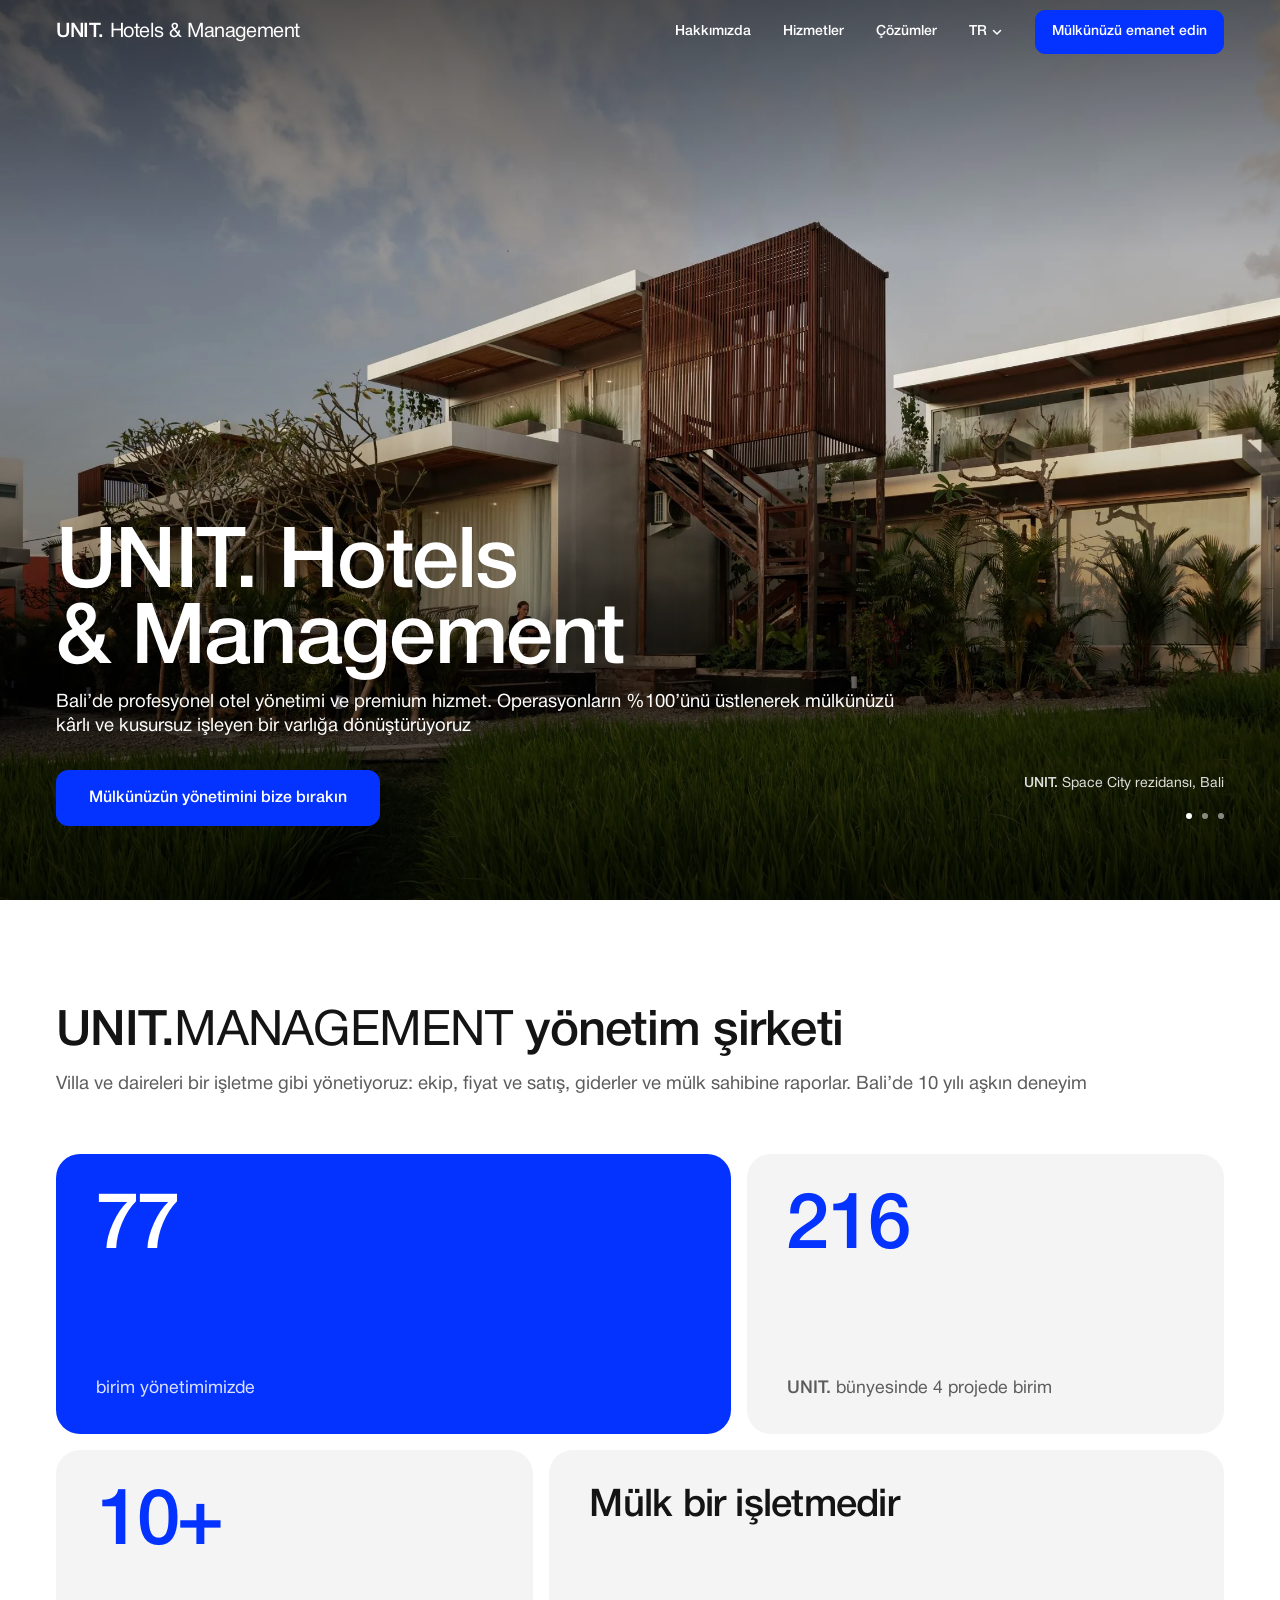
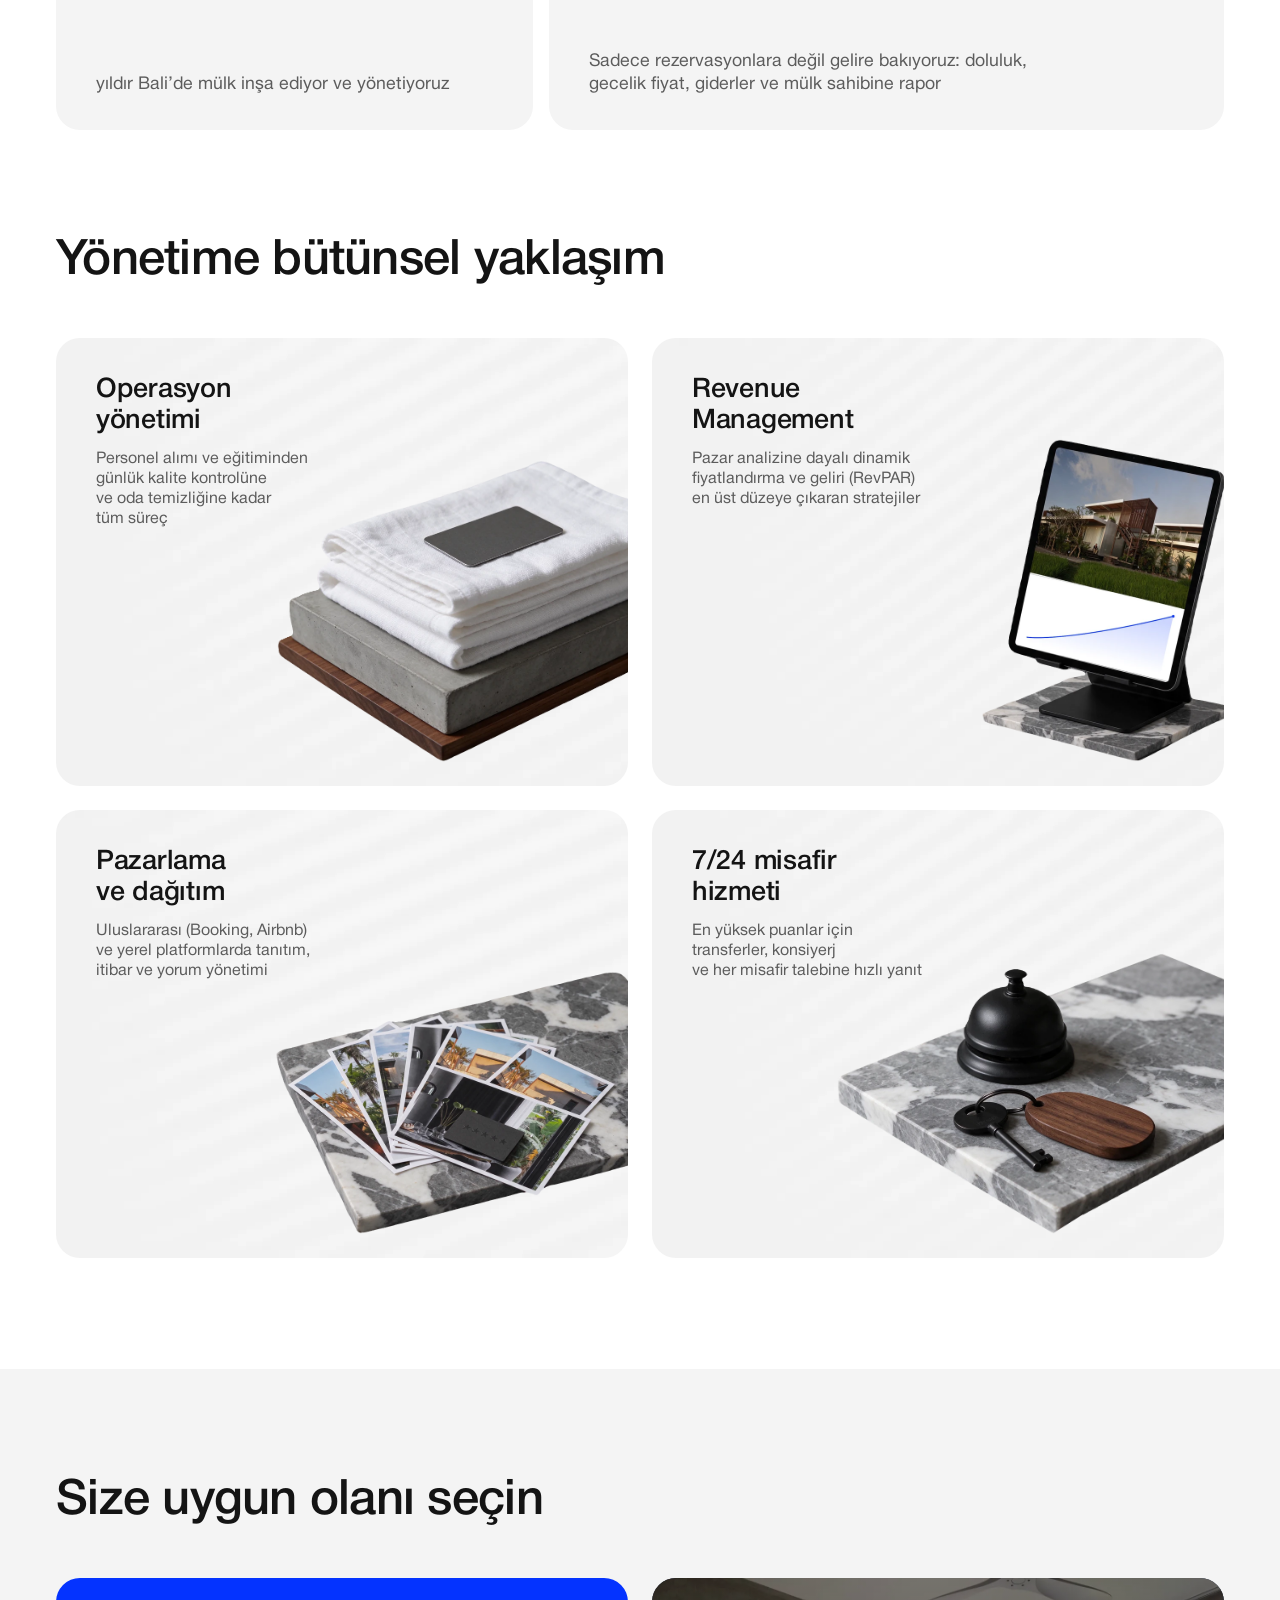
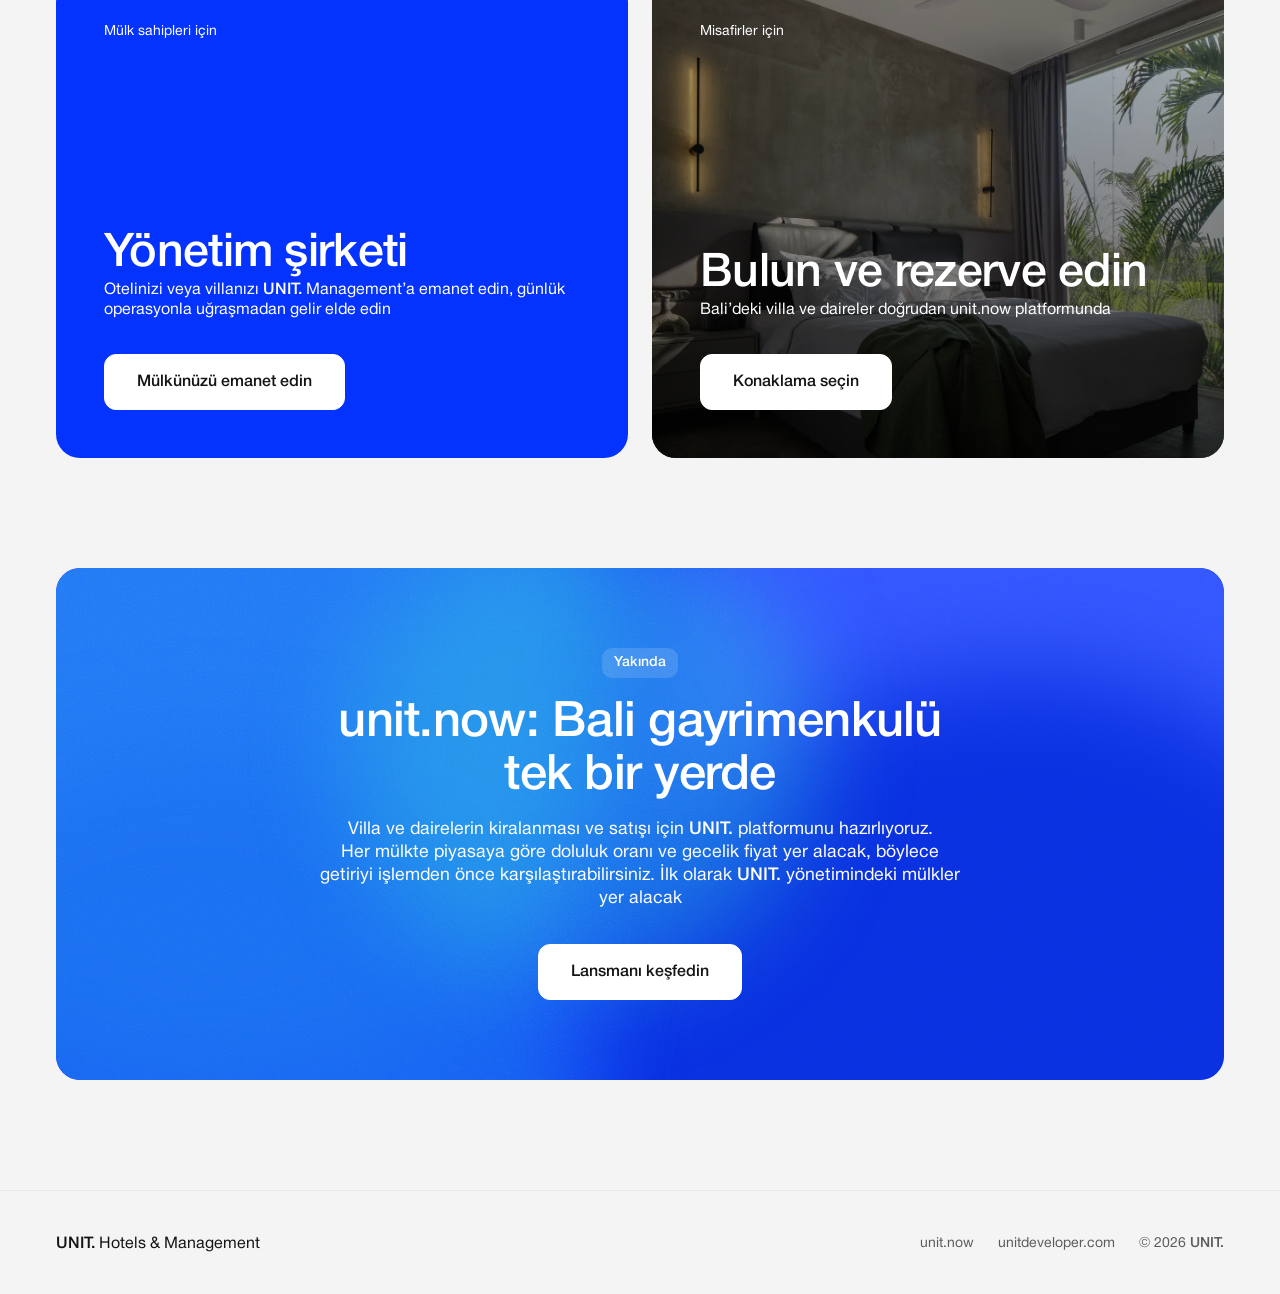
<file: tr/index.html>
<!doctype html>
<html lang="tr" data-root="../">
<head>
<meta charset="utf-8">
<meta name="viewport" content="width=device-width, initial-scale=1">
<meta name="robots" content="noindex, nofollow">
<meta http-equiv="Content-Security-Policy" content="default-src 'self'; script-src 'self'; style-src 'self' 'unsafe-inline'; img-src 'self' data:; font-src 'self'; connect-src 'self'; form-action 'self'; base-uri 'self'; object-src 'none'; upgrade-insecure-requests">
<meta name="referrer" content="strict-origin-when-cross-origin">
<meta name="theme-color" content="#0433ff">
<title>UNIT. Hotels &amp; Management: hotel and villa management in Bali</title>
<meta name="description" content="Professional hospitality management and premium service in Bali. Operations, revenue management, distribution and 24/7 guest service for your property.">
<link rel="canonical" href="https://turbo1507.github.io/unithotels/tr/">
<link rel="alternate" hreflang="en" href="https://turbo1507.github.io/unithotels/">
<link rel="alternate" hreflang="ru" href="https://turbo1507.github.io/unithotels/ru/">
<link rel="alternate" hreflang="id" href="https://turbo1507.github.io/unithotels/id/">
<link rel="alternate" hreflang="fr" href="https://turbo1507.github.io/unithotels/fr/">
<link rel="alternate" hreflang="es" href="https://turbo1507.github.io/unithotels/es/">
<link rel="alternate" hreflang="uk" href="https://turbo1507.github.io/unithotels/uk/">
<link rel="alternate" hreflang="it" href="https://turbo1507.github.io/unithotels/it/">
<link rel="alternate" hreflang="tr" href="https://turbo1507.github.io/unithotels/tr/">
<link rel="alternate" hreflang="nl" href="https://turbo1507.github.io/unithotels/nl/">
<link rel="alternate" hreflang="x-default" href="https://turbo1507.github.io/unithotels/">
<meta property="og:type" content="website">
<meta property="og:site_name" content="UNIT. Hotels &amp; Management">
<meta property="og:url" content="https://turbo1507.github.io/unithotels/tr/">
<meta property="og:title" content="UNIT. Hotels &amp; Management">
<meta property="og:description" content="Professional hospitality management and premium service in Bali. Operations, revenue management, distribution and 24/7 guest service for your property.">
<meta property="og:image" content="https://turbo1507.github.io/unithotels/assets/img/og.jpg">
<meta property="og:image:width" content="1200">
<meta property="og:image:height" content="630">
<meta property="og:image:alt" content="UNIT. Space City residence among rice fields in Bali">
<meta property="og:locale" content="tr_TR">
<meta property="og:locale:alternate" content="en_US">
<meta property="og:locale:alternate" content="ru_RU">
<meta property="og:locale:alternate" content="id_ID">
<meta property="og:locale:alternate" content="fr_FR">
<meta property="og:locale:alternate" content="es_ES">
<meta property="og:locale:alternate" content="uk_UA">
<meta property="og:locale:alternate" content="it_IT">
<meta property="og:locale:alternate" content="nl_NL">
<meta name="twitter:card" content="summary_large_image">
<script type="application/ld+json">{"@context":"https://schema.org","@graph":[{"@type":"WebSite","name":"UNIT. Hotels & Management","url":"https://turbo1507.github.io/unithotels/","inLanguage":["en","ru","id","fr","es","uk","it","tr","nl"]},{"@type":"Organization","name":"UNIT. Hotels & Management","url":"https://turbo1507.github.io/unithotels/","parentOrganization":{"@type":"Organization","name":"UNIT.","url":"https://unitdeveloper.com"},"areaServed":"Bali, Indonesia","contactPoint":{"@type":"ContactPoint","telephone":"+62 813 3917 731","contactType":"customer service","availableLanguage":["en","ru","id"]}}]}</script>
<link rel="icon" href="data:image/svg+xml,%3Csvg xmlns=%27http://www.w3.org/2000/svg%27 viewBox=%270 0 32 32%27%3E%3Crect width=%2732%27 height=%2732%27 rx=%278%27 fill=%27%230433ff%27/%3E%3Ccircle cx=%2722%27 cy=%2722%27 r=%273%27 fill=%27%23fff%27/%3E%3C/svg%3E">
<link rel="preload" href="../assets/fonts/hn-medium.woff2" as="font" type="font/woff2" crossorigin>
<link rel="preload" href="../assets/fonts/hn-roman.woff2" as="font" type="font/woff2" crossorigin>
<link rel="stylesheet" href="../assets/site.css?v=mwoxwlhr">

</head>
<body>
<header class="hdr">
  <div class="container hdr-in">
    <a class="wordmark" href="#top"><i class="u5">UNIT.</i> Hotels &amp; Management</a>
    <nav class="nav" aria-label="Ana menü">
      <a href="#about">Hakkımızda</a>
      <a href="#services">Hizmetler</a>
      <a href="#directions">Çözümler</a>
    </nav>
    <div class="lang-dd">
      <button type="button" class="lang-dd-btn" aria-expanded="false" aria-controls="langList" aria-label="Dil: Türkçe"><span>TR</span><svg viewBox="0 0 12 12" aria-hidden="true"><path d="M2.5 4.5 6 8l3.5-3.5"/></svg></button>
      <ul class="lang-dd-list" id="langList" hidden><li><a href="../" hreflang="en" lang="en">English</a></li><li><a href="../ru/" hreflang="ru" lang="ru">Русский</a></li><li><a href="../id/" hreflang="id" lang="id">Bahasa Indonesia</a></li><li><a href="../fr/" hreflang="fr" lang="fr">Français</a></li><li><a href="../es/" hreflang="es" lang="es">Español</a></li><li><a href="../uk/" hreflang="uk" lang="uk">Українська</a></li><li><a href="../it/" hreflang="it" lang="it">Italiano</a></li><li><a href="../tr/" hreflang="tr" lang="tr" aria-current="true">Türkçe</a></li><li><a href="../nl/" hreflang="nl" lang="nl">Nederlands</a></li></ul>
    </div>
    <a class="btn btn-sm hdr-cta" href="https://wa.me/628133917731" target="_blank" rel="noopener noreferrer">Mülkünüzü emanet edin</a>
  </div>
</header>

<main id="top">
  <section class="hero">
    <div class="hero-media">
      <div class="hero-slide on"><picture>
        <source media="(max-width:599px)" srcset="../assets/img/hero-m.webp" type="image/webp">
        <img src="../assets/img/hero.webp" alt="Bali’de pirinç tarlaları arasında UNIT. Space City rezidansı" fetchpriority="high" width="2200" height="1467">
      </picture></div>
      <div class="hero-slide"><picture>
        <source media="(max-width:599px)" srcset="../assets/img/hero2-m.webp" type="image/webp">
        <img src="../assets/img/hero2.webp" alt="Pirinç tarlalarına bakan teras" loading="lazy" width="2200" height="1467">
      </picture></div>
      <div class="hero-slide"><picture>
        <source media="(max-width:599px)" srcset="../assets/img/hero3-m.webp" type="image/webp">
        <img src="../assets/img/hero3.webp" alt="Akşamüstü UNIT. Space City" loading="lazy" width="2200" height="1467">
      </picture></div>
    </div>
    <div class="container hero-in">
      <h1 class="t"><i class="u5">UNIT.</i> Hotels &amp; Management</h1>
      <p class="t hero-sub">Bali’de profesyonel otel yönetimi ve premium hizmet. Operasyonların %100’ünü üstlenerek mülkünüzü kârlı ve kusursuz işleyen bir varlığa dönüştürüyoruz</p>
      <div class="btns">
        <a class="btn btn-blue" href="https://wa.me/628133917731" target="_blank" rel="noopener noreferrer">Mülkünüzün yönetimini bize bırakın</a>
      </div>
    </div>
    <div class="hero-caps"><p class="hero-cap on"><i class="u5">UNIT.</i> Space City rezidansı, Bali</p><p class="hero-cap" aria-hidden="true">Pirinç tarlalarına bakan teras</p><p class="hero-cap" aria-hidden="true">Akşamüstü <i class="u5">UNIT.</i> Space City</p></div>
    <div class="hero-dots" role="group" aria-label="Fotoğraflar"></div>
  </section>

  <section class="sec about-sec" id="about">
    <div class="container">
      <h2 class="t h2"><i class="u5">UNIT.</i><span class="u4">MANAGEMENT</span> yönetim şirketi</h2>
      <p class="t about-lead">Villa ve daireleri bir işletme gibi yönetiyoruz: ekip, fiyat ve satış, giderler ve mülk sahibine raporlar. Bali’de 10 yılı aşkın deneyim</p>
      <ul class="abento">
        <li class="ab-card ab-1"><b class="t ab-n">77</b><span class="t ab-l">birim yönetimimizde</span></li>
        <li class="ab-card ab-2"><b class="t ab-n">216</b><span class="t ab-l"><i class="u5">UNIT.</i> bünyesinde 4 projede birim</span></li>
        <li class="ab-card ab-3"><b class="t ab-n">10+</b><span class="t ab-l">yıldır Bali’de mülk inşa ediyor ve yönetiyoruz</span></li>
        <li class="ab-card ab-4"><h3 class="t ab-t">Mülk bir işletmedir</h3><p class="t ab-l">Sadece rezervasyonlara değil gelire bakıyoruz: doluluk, gecelik fiyat, giderler ve mülk sahibine rapor</p></li>
      </ul>
    </div>
  </section>

  <section class="sec svc-sec" id="services">
    <div class="container">
      <h2 class="t h2">Yönetime bütünsel yaklaşım</h2>
      <div class="svc">
        <article class="svc-card svc-ops svc-1">
          <div class="svc-pic"><picture>
            <source media="(max-width:599px)" srcset="../assets/img/svc-ops-m.webp?v=mwoxwlhr" width="600" height="452">
            <img src="../assets/img/svc-ops.webp?v=mwoxwlhr" alt="" width="920" height="719" loading="lazy">
          </picture></div>
          <h3 class="t">Operasyon yönetimi</h3>
          <p class="t">Personel alımı ve eğitiminden günlük kalite kontrolüne ve oda temizliğine kadar tüm süreç</p>
        </article>
        <article class="svc-card svc-rev svc-2">
          <div class="svc-pic"><picture>
            <source media="(max-width:599px)" srcset="../assets/img/svc-rev-m.webp?v=mwoxwlhr" width="455" height="444">
            <img src="../assets/img/svc-rev.webp?v=mwoxwlhr" alt="" width="594" height="760" loading="lazy">
          </picture></div>
          <h3 class="t">Revenue Management</h3>
          <p class="t">Pazar analizine dayalı dinamik fiyatlandırma ve geliri (RevPAR) en üst düzeye çıkaran stratejiler</p>
        </article>
        <article class="svc-card svc-mkt svc-3">
          <div class="svc-pic"><picture>
            <source media="(max-width:599px)" srcset="../assets/img/svc-mkt-m.webp?v=mwoxwlhr" width="599" height="364">
            <img src="../assets/img/svc-mkt.webp?v=mwoxwlhr" alt="" width="960" height="650" loading="lazy">
          </picture></div>
          <h3 class="t">Pazarlama ve dağıtım</h3>
          <p class="t">Uluslararası (Booking, Airbnb) ve yerel platformlarda tanıtım, itibar ve yorum yönetimi</p>
        </article>
        <article class="svc-card svc-guest svc-4">
          <div class="svc-pic"><picture>
            <source media="(max-width:599px)" srcset="../assets/img/svc-guest-m.webp?v=mwoxwlhr" width="698" height="481">
            <img src="../assets/img/svc-guest.webp?v=mwoxwlhr" alt="" width="959" height="660" loading="lazy">
          </picture></div>
          <h3 class="t">7/24 misafir hizmeti</h3>
          <p class="t">En yüksek puanlar için transferler, konsiyerj ve her misafir talebine hızlı yanıt</p>
        </article>
      </div>
    </div>
  </section>

  <section class="sec dir-sec" id="directions">
    <div class="container">
      <h2 class="t h2">Size uygun olanı seçin</h2>
      <div class="dir">
        <article class="dir-card dir-mgmt">
          <span class="t dir-tag">Mülk sahipleri için</span>
          <div class="dir-body">
            <h3 class="t">Yönetim şirketi</h3>
            <p class="t">Otelinizi veya villanızı <i class="u5">UNIT.</i> Management’a emanet edin, günlük operasyonla uğraşmadan gelir elde edin</p>
            <a class="btn btn-white" href="https://wa.me/628133917731" data-todo="unit-management-url" target="_blank" rel="noopener noreferrer">Mülkünüzü emanet edin</a>
          </div>
        </article>
        <article class="dir-card dir-book">
          <img src="../assets/img/dir-book.webp" alt="" width="1600" height="1067" loading="lazy">
          <span class="t dir-tag">Misafirler için</span>
          <div class="dir-body">
            <h3 class="t">Bulun ve rezerve edin</h3>
            <p class="t">Bali’deki villa ve daireler doğrudan unit.now platformunda</p>
            <a class="btn btn-white" href="https://unit.now">Konaklama seçin</a>
          </div>
        </article>
      </div>
    </div>
  </section>

  <section class="sec news-sec" id="news">
    <div class="container">
      <div class="news">
        <div class="flow" aria-hidden="true"><span class="flow-blobs"><i></i><i></i><i></i><i></i><i></i></span><span class="flow-grain"></span></div>
        <span class="news-tag">Yakında</span>
        <h2 class="t h2 news-t">unit.now: Bali gayrimenkulü tek bir yerde</h2>
        <p class="t news-p">Villa ve dairelerin kiralanması ve satışı için <i class="u5">UNIT.</i> platformunu hazırlıyoruz. Her mülkte piyasaya göre doluluk oranı ve gecelik fiyat yer alacak, böylece getiriyi işlemden önce karşılaştırabilirsiniz. İlk olarak <i class="u5">UNIT.</i> yönetimindeki mülkler yer alacak</p>
        <a class="btn btn-white" href="https://unit.now">Lansmanı keşfedin</a>
      </div>
    </div>
  </section>
</main>

<footer class="ftr">
  <div class="container ftr-in">
    <span class="t wordmark"><i class="u5">UNIT.</i> Hotels &amp; Management</span>
    <nav class="ftr-links" aria-label="UNIT. ekosistemi">
      <a class="t" href="https://unit.now">unit.now</a>
      <a class="t" href="https://unitdeveloper.com">unitdeveloper.com</a>
      <span class="t">© 2026 <i class="u5">UNIT.</i></span>
    </nav>
  </div>
</footer>
<script src="../assets/site.js?v=mwoxwlhr" defer></script>
</body>
</html>
</file>
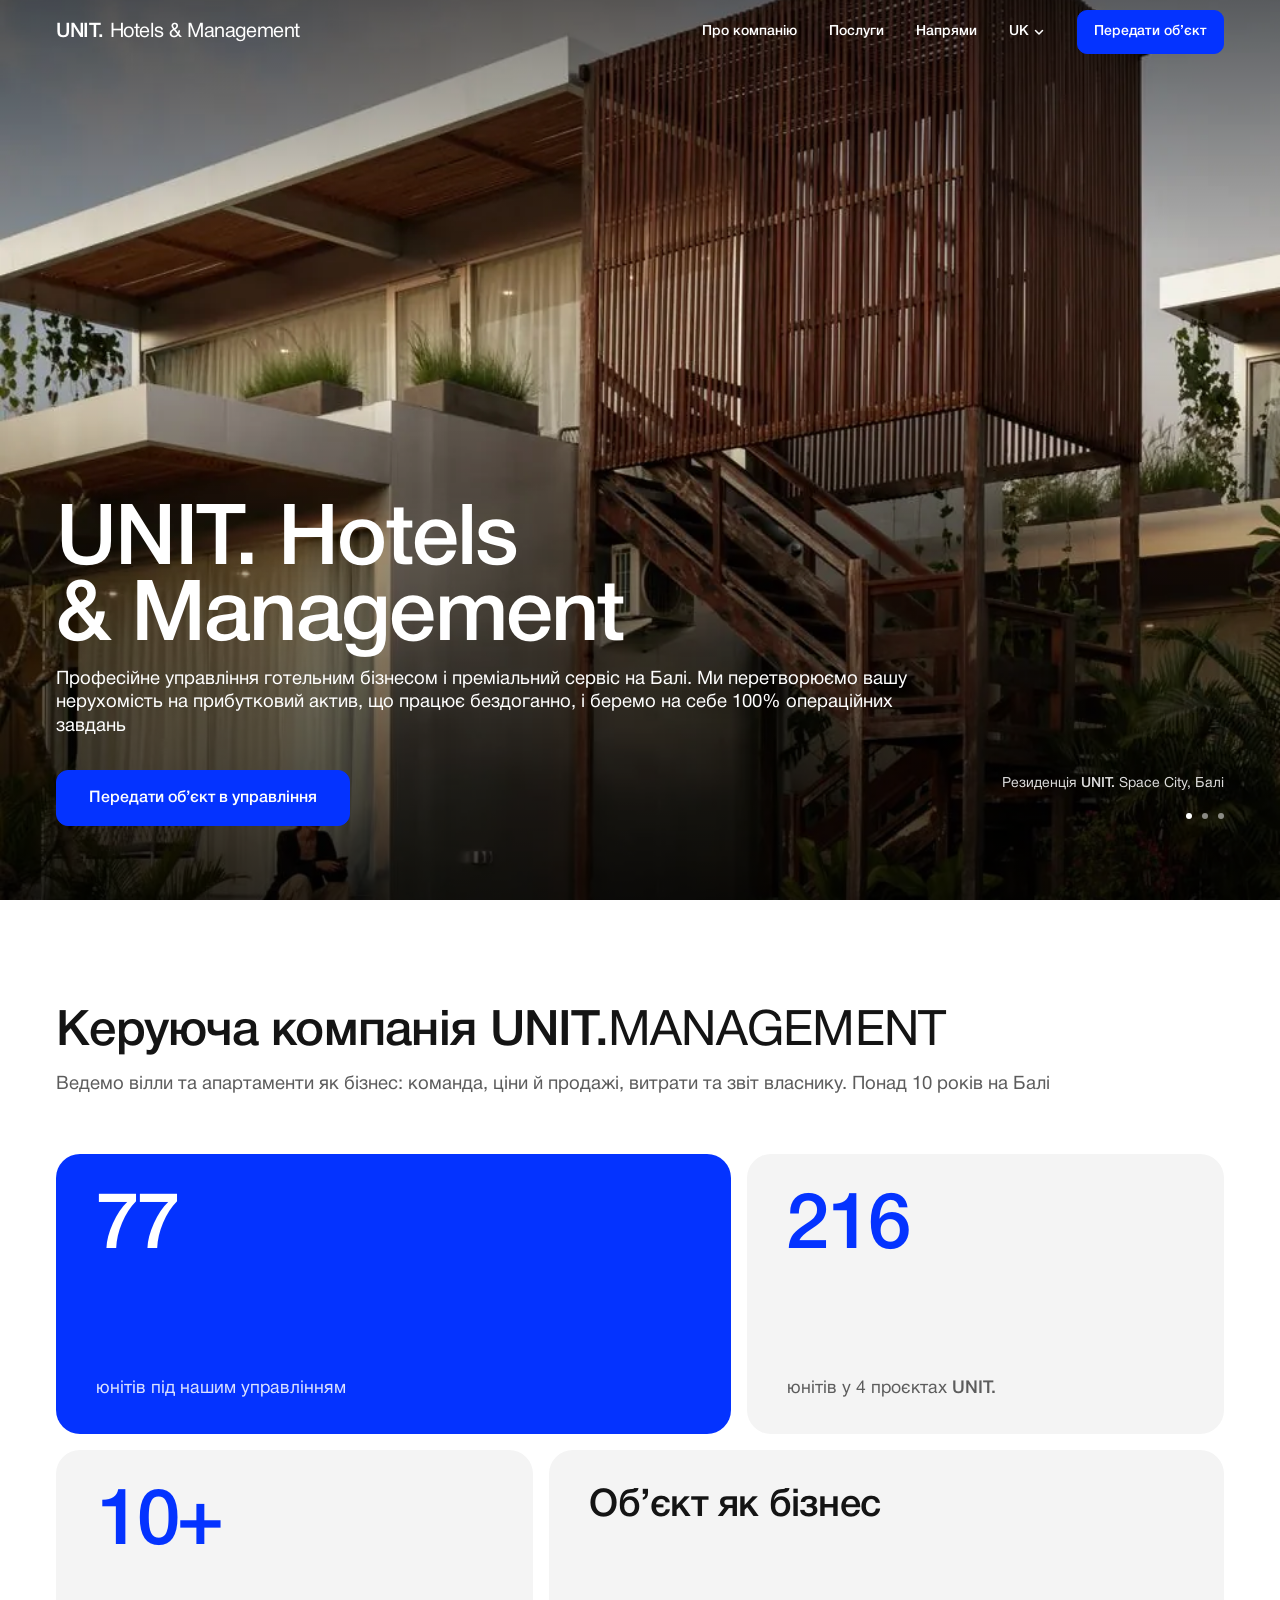
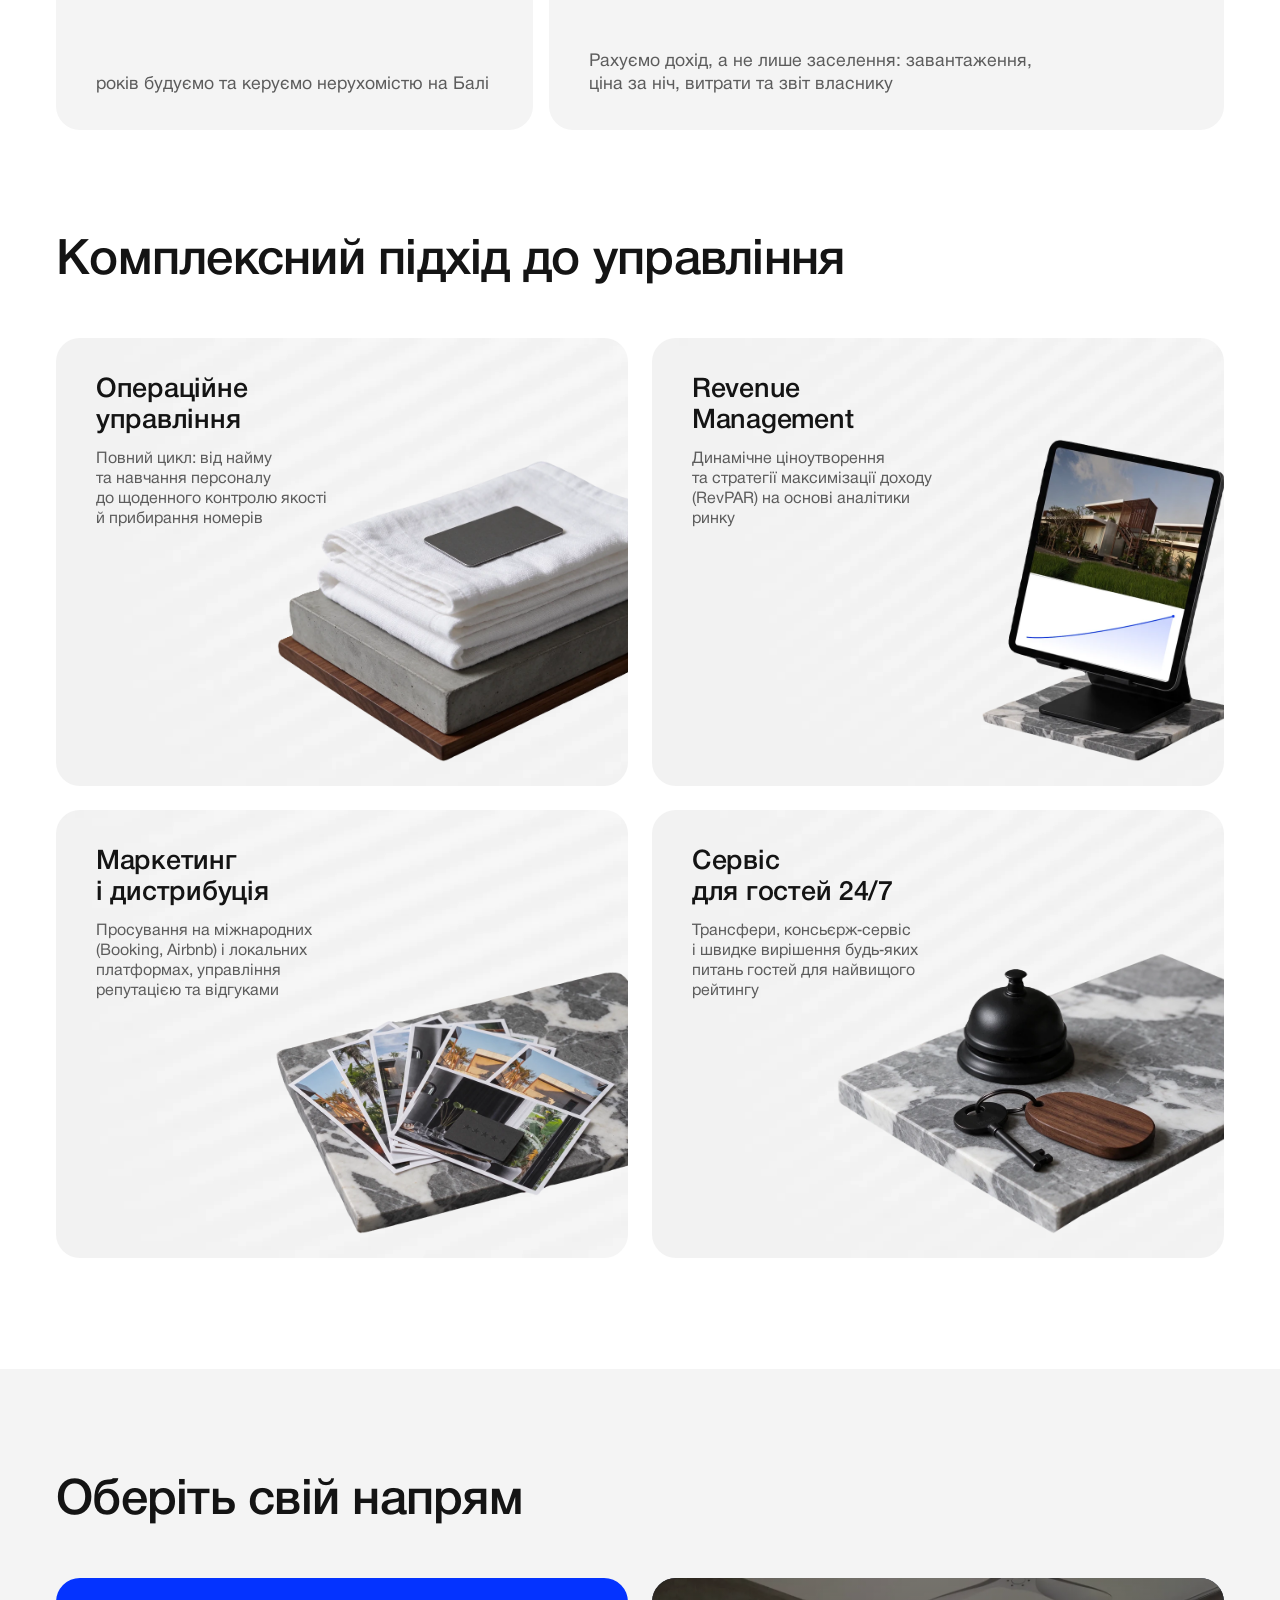
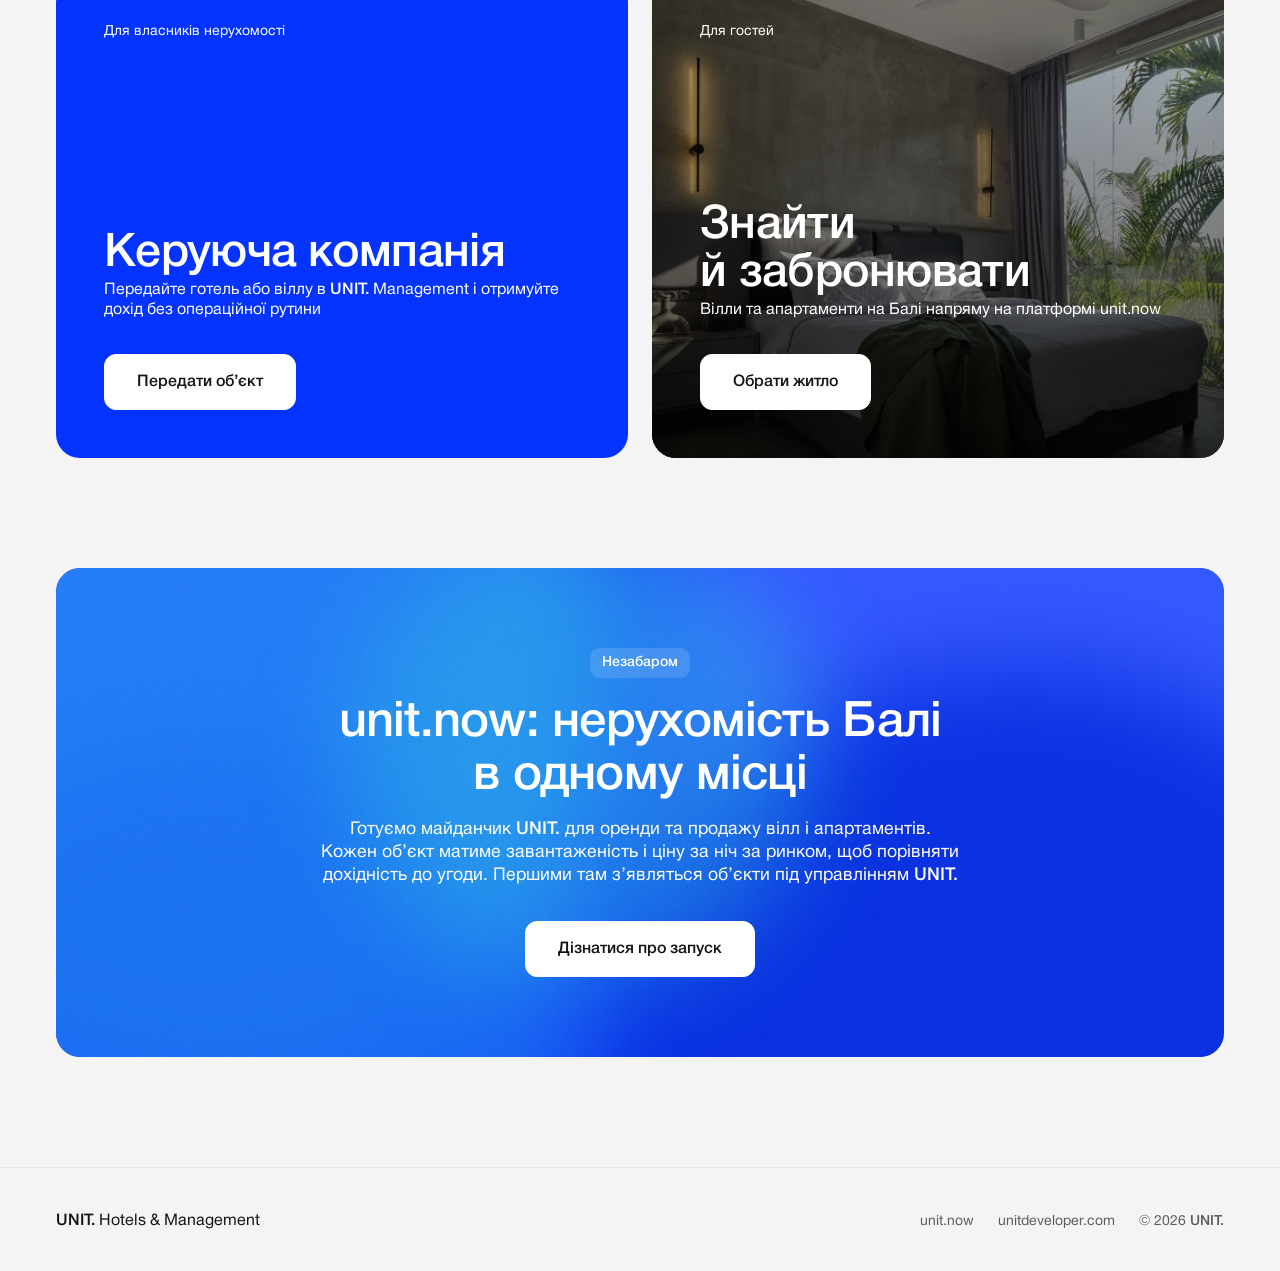
<file: uk/index.html>
<!doctype html>
<html lang="uk" data-root="../">
<head>
<meta charset="utf-8">
<meta name="viewport" content="width=device-width, initial-scale=1">
<meta name="robots" content="noindex, nofollow">
<meta http-equiv="Content-Security-Policy" content="default-src 'self'; script-src 'self'; style-src 'self' 'unsafe-inline'; img-src 'self' data:; font-src 'self'; connect-src 'self'; form-action 'self'; base-uri 'self'; object-src 'none'; upgrade-insecure-requests">
<meta name="referrer" content="strict-origin-when-cross-origin">
<meta name="theme-color" content="#0433ff">
<title>UNIT. Hotels &amp; Management: hotel and villa management in Bali</title>
<meta name="description" content="Professional hospitality management and premium service in Bali. Operations, revenue management, distribution and 24/7 guest service for your property.">
<link rel="canonical" href="https://turbo1507.github.io/unithotels/uk/">
<link rel="alternate" hreflang="en" href="https://turbo1507.github.io/unithotels/">
<link rel="alternate" hreflang="ru" href="https://turbo1507.github.io/unithotels/ru/">
<link rel="alternate" hreflang="id" href="https://turbo1507.github.io/unithotels/id/">
<link rel="alternate" hreflang="fr" href="https://turbo1507.github.io/unithotels/fr/">
<link rel="alternate" hreflang="es" href="https://turbo1507.github.io/unithotels/es/">
<link rel="alternate" hreflang="uk" href="https://turbo1507.github.io/unithotels/uk/">
<link rel="alternate" hreflang="it" href="https://turbo1507.github.io/unithotels/it/">
<link rel="alternate" hreflang="tr" href="https://turbo1507.github.io/unithotels/tr/">
<link rel="alternate" hreflang="nl" href="https://turbo1507.github.io/unithotels/nl/">
<link rel="alternate" hreflang="x-default" href="https://turbo1507.github.io/unithotels/">
<meta property="og:type" content="website">
<meta property="og:site_name" content="UNIT. Hotels &amp; Management">
<meta property="og:url" content="https://turbo1507.github.io/unithotels/uk/">
<meta property="og:title" content="UNIT. Hotels &amp; Management">
<meta property="og:description" content="Professional hospitality management and premium service in Bali. Operations, revenue management, distribution and 24/7 guest service for your property.">
<meta property="og:image" content="https://turbo1507.github.io/unithotels/assets/img/og.jpg">
<meta property="og:image:width" content="1200">
<meta property="og:image:height" content="630">
<meta property="og:image:alt" content="UNIT. Space City residence among rice fields in Bali">
<meta property="og:locale" content="uk_UA">
<meta property="og:locale:alternate" content="en_US">
<meta property="og:locale:alternate" content="ru_RU">
<meta property="og:locale:alternate" content="id_ID">
<meta property="og:locale:alternate" content="fr_FR">
<meta property="og:locale:alternate" content="es_ES">
<meta property="og:locale:alternate" content="it_IT">
<meta property="og:locale:alternate" content="tr_TR">
<meta property="og:locale:alternate" content="nl_NL">
<meta name="twitter:card" content="summary_large_image">
<script type="application/ld+json">{"@context":"https://schema.org","@graph":[{"@type":"WebSite","name":"UNIT. Hotels & Management","url":"https://turbo1507.github.io/unithotels/","inLanguage":["en","ru","id","fr","es","uk","it","tr","nl"]},{"@type":"Organization","name":"UNIT. Hotels & Management","url":"https://turbo1507.github.io/unithotels/","parentOrganization":{"@type":"Organization","name":"UNIT.","url":"https://unitdeveloper.com"},"areaServed":"Bali, Indonesia","contactPoint":{"@type":"ContactPoint","telephone":"+62 813 3917 731","contactType":"customer service","availableLanguage":["en","ru","id"]}}]}</script>
<link rel="icon" href="data:image/svg+xml,%3Csvg xmlns=%27http://www.w3.org/2000/svg%27 viewBox=%270 0 32 32%27%3E%3Crect width=%2732%27 height=%2732%27 rx=%278%27 fill=%27%230433ff%27/%3E%3Ccircle cx=%2722%27 cy=%2722%27 r=%273%27 fill=%27%23fff%27/%3E%3C/svg%3E">
<link rel="preload" href="../assets/fonts/hn-medium.woff2" as="font" type="font/woff2" crossorigin>
<link rel="preload" href="../assets/fonts/hn-roman.woff2" as="font" type="font/woff2" crossorigin>
<link rel="stylesheet" href="../assets/site.css?v=mwoxwlhr">

</head>
<body>
<header class="hdr">
  <div class="container hdr-in">
    <a class="wordmark" href="#top"><i class="u5">UNIT.</i> Hotels &amp; Management</a>
    <nav class="nav" aria-label="Головне меню">
      <a href="#about">Про компанію</a>
      <a href="#services">Послуги</a>
      <a href="#directions">Напрями</a>
    </nav>
    <div class="lang-dd">
      <button type="button" class="lang-dd-btn" aria-expanded="false" aria-controls="langList" aria-label="Мова: Українська"><span>UK</span><svg viewBox="0 0 12 12" aria-hidden="true"><path d="M2.5 4.5 6 8l3.5-3.5"/></svg></button>
      <ul class="lang-dd-list" id="langList" hidden><li><a href="../" hreflang="en" lang="en">English</a></li><li><a href="../ru/" hreflang="ru" lang="ru">Русский</a></li><li><a href="../id/" hreflang="id" lang="id">Bahasa Indonesia</a></li><li><a href="../fr/" hreflang="fr" lang="fr">Français</a></li><li><a href="../es/" hreflang="es" lang="es">Español</a></li><li><a href="../uk/" hreflang="uk" lang="uk" aria-current="true">Українська</a></li><li><a href="../it/" hreflang="it" lang="it">Italiano</a></li><li><a href="../tr/" hreflang="tr" lang="tr">Türkçe</a></li><li><a href="../nl/" hreflang="nl" lang="nl">Nederlands</a></li></ul>
    </div>
    <a class="btn btn-sm hdr-cta" href="https://wa.me/628133917731" target="_blank" rel="noopener noreferrer">Передати об’єкт</a>
  </div>
</header>

<main id="top">
  <section class="hero">
    <div class="hero-media">
      <div class="hero-slide on"><picture>
        <source media="(max-width:599px)" srcset="../assets/img/hero-m.webp" type="image/webp">
        <img src="../assets/img/hero.webp" alt="Резиденція UNIT. Space City серед рисових полів на Балі" fetchpriority="high" width="2200" height="1467">
      </picture></div>
      <div class="hero-slide"><picture>
        <source media="(max-width:599px)" srcset="../assets/img/hero2-m.webp" type="image/webp">
        <img src="../assets/img/hero2.webp" alt="Тераса з видом на рисові поля" loading="lazy" width="2200" height="1467">
      </picture></div>
      <div class="hero-slide"><picture>
        <source media="(max-width:599px)" srcset="../assets/img/hero3-m.webp" type="image/webp">
        <img src="../assets/img/hero3.webp" alt="UNIT. Space City увечері" loading="lazy" width="2200" height="1467">
      </picture></div>
    </div>
    <div class="container hero-in">
      <h1 class="t"><i class="u5">UNIT.</i> Hotels &amp; Management</h1>
      <p class="t hero-sub">Професійне управління готельним бізнесом і преміальний сервіс на Балі. Ми перетворюємо вашу нерухомість на прибутковий актив, що працює бездоганно, і беремо на себе 100% операційних завдань</p>
      <div class="btns">
        <a class="btn btn-blue" href="https://wa.me/628133917731" target="_blank" rel="noopener noreferrer">Передати об’єкт в управління</a>
      </div>
    </div>
    <div class="hero-caps"><p class="hero-cap on">Резиденція <i class="u5">UNIT.</i> Space City, Балі</p><p class="hero-cap" aria-hidden="true">Тераса з видом на рисові поля</p><p class="hero-cap" aria-hidden="true"><i class="u5">UNIT.</i> Space City увечері</p></div>
    <div class="hero-dots" role="group" aria-label="Фото"></div>
  </section>

  <section class="sec about-sec" id="about">
    <div class="container">
      <h2 class="t h2">Керуюча компанія <i class="u5">UNIT.</i><span class="u4">MANAGEMENT</span></h2>
      <p class="t about-lead">Ведемо вілли та апартаменти як бізнес: команда, ціни й продажі, витрати та звіт власнику. Понад 10 років на Балі</p>
      <ul class="abento">
        <li class="ab-card ab-1"><b class="t ab-n">77</b><span class="t ab-l">юнітів під нашим управлінням</span></li>
        <li class="ab-card ab-2"><b class="t ab-n">216</b><span class="t ab-l">юнітів у 4 проєктах <i class="u5">UNIT.</i></span></li>
        <li class="ab-card ab-3"><b class="t ab-n">10+</b><span class="t ab-l">років будуємо та керуємо нерухомістю на Балі</span></li>
        <li class="ab-card ab-4"><h3 class="t ab-t">Об’єкт як бізнес</h3><p class="t ab-l">Рахуємо дохід, а не лише заселення: завантаження, ціна за ніч, витрати та звіт власнику</p></li>
      </ul>
    </div>
  </section>

  <section class="sec svc-sec" id="services">
    <div class="container">
      <h2 class="t h2">Комплексний підхід до управління</h2>
      <div class="svc">
        <article class="svc-card svc-ops svc-1">
          <div class="svc-pic"><picture>
            <source media="(max-width:599px)" srcset="../assets/img/svc-ops-m.webp?v=mwoxwlhr" width="600" height="452">
            <img src="../assets/img/svc-ops.webp?v=mwoxwlhr" alt="" width="920" height="719" loading="lazy">
          </picture></div>
          <h3 class="t">Операційне управління</h3>
          <p class="t">Повний цикл: від найму та навчання персоналу до щоденного контролю якості й прибирання номерів</p>
        </article>
        <article class="svc-card svc-rev svc-2">
          <div class="svc-pic"><picture>
            <source media="(max-width:599px)" srcset="../assets/img/svc-rev-m.webp?v=mwoxwlhr" width="455" height="444">
            <img src="../assets/img/svc-rev.webp?v=mwoxwlhr" alt="" width="594" height="760" loading="lazy">
          </picture></div>
          <h3 class="t">Revenue Management</h3>
          <p class="t">Динамічне ціноутворення та стратегії максимізації доходу (RevPAR) на основі аналітики ринку</p>
        </article>
        <article class="svc-card svc-mkt svc-3">
          <div class="svc-pic"><picture>
            <source media="(max-width:599px)" srcset="../assets/img/svc-mkt-m.webp?v=mwoxwlhr" width="599" height="364">
            <img src="../assets/img/svc-mkt.webp?v=mwoxwlhr" alt="" width="960" height="650" loading="lazy">
          </picture></div>
          <h3 class="t">Маркетинг і дистрибуція</h3>
          <p class="t">Просування на міжнародних (Booking, Airbnb) і локальних платформах, управління репутацією та відгуками</p>
        </article>
        <article class="svc-card svc-guest svc-4">
          <div class="svc-pic"><picture>
            <source media="(max-width:599px)" srcset="../assets/img/svc-guest-m.webp?v=mwoxwlhr" width="698" height="481">
            <img src="../assets/img/svc-guest.webp?v=mwoxwlhr" alt="" width="959" height="660" loading="lazy">
          </picture></div>
          <h3 class="t">Сервіс для гостей 24/7</h3>
          <p class="t">Трансфери, консьєрж‑сервіс і швидке вирішення будь‑яких питань гостей для найвищого рейтингу</p>
        </article>
      </div>
    </div>
  </section>

  <section class="sec dir-sec" id="directions">
    <div class="container">
      <h2 class="t h2">Оберіть свій напрям</h2>
      <div class="dir">
        <article class="dir-card dir-mgmt">
          <span class="t dir-tag">Для власників нерухомості</span>
          <div class="dir-body">
            <h3 class="t">Керуюча компанія</h3>
            <p class="t">Передайте готель або віллу в <i class="u5">UNIT.</i> Management і отримуйте дохід без операційної рутини</p>
            <a class="btn btn-white" href="https://wa.me/628133917731" data-todo="unit-management-url" target="_blank" rel="noopener noreferrer">Передати об’єкт</a>
          </div>
        </article>
        <article class="dir-card dir-book">
          <img src="../assets/img/dir-book.webp" alt="" width="1600" height="1067" loading="lazy">
          <span class="t dir-tag">Для гостей</span>
          <div class="dir-body">
            <h3 class="t">Знайти й забронювати</h3>
            <p class="t">Вілли та апартаменти на Балі напряму на платформі unit.now</p>
            <a class="btn btn-white" href="https://unit.now">Обрати житло</a>
          </div>
        </article>
      </div>
    </div>
  </section>

  <section class="sec news-sec" id="news">
    <div class="container">
      <div class="news">
        <div class="flow" aria-hidden="true"><span class="flow-blobs"><i></i><i></i><i></i><i></i><i></i></span><span class="flow-grain"></span></div>
        <span class="news-tag">Незабаром</span>
        <h2 class="t h2 news-t">unit.now: нерухомість Балі в одному місці</h2>
        <p class="t news-p">Готуємо майданчик <i class="u5">UNIT.</i> для оренди та продажу вілл і апартаментів. Кожен об’єкт матиме завантаженість і ціну за ніч за ринком, щоб порівняти дохідність до угоди. Першими там з’являться об’єкти під управлінням <i class="u5">UNIT.</i></p>
        <a class="btn btn-white" href="https://unit.now">Дізнатися про запуск</a>
      </div>
    </div>
  </section>
</main>

<footer class="ftr">
  <div class="container ftr-in">
    <span class="t wordmark"><i class="u5">UNIT.</i> Hotels &amp; Management</span>
    <nav class="ftr-links" aria-label="Екосистема UNIT.">
      <a class="t" href="https://unit.now">unit.now</a>
      <a class="t" href="https://unitdeveloper.com">unitdeveloper.com</a>
      <span class="t">© 2026 <i class="u5">UNIT.</i></span>
    </nav>
  </div>
</footer>
<script src="../assets/site.js?v=mwoxwlhr" defer></script>
</body>
</html>
</file>
<file: assets/site.css>
/* метрики как у hhea: иначе Chrome на Windows берёт win-метрики и текст в строке сдвигается вниз */
@font-face{font-family:'Helvetica Neue';src:url(fonts/hn-roman.woff2) format('woff2');font-weight:400;font-display:swap;ascent-override:71.4%;descent-override:19.8%;line-gap-override:0%}
@font-face{font-family:'Helvetica Neue';src:url(fonts/hn-medium.woff2) format('woff2');font-weight:500;font-display:swap;ascent-override:71.4%;descent-override:19.1%;line-gap-override:0%}
@font-face{font-family:'Helvetica Neue';src:url(fonts/hn-bold.woff2) format('woff2');font-weight:700;font-display:swap;ascent-override:71.4%;descent-override:19.1%;line-gap-override:0%}

:root{
  --blue:#0433ff;--blue-hover:#2d55ff;--ink:#141414;--ink-2:#5c5c5c;--grey:#f4f4f4;--line:#e6e6e6;--white:#fff;
  --gutter:56px;--container:min(1600px,100% - 2*var(--gutter));
  --sec:clamp(56px,34.67px + 5.926vw,120px);
  --vh:1vh;
}
@media (max-width:1023px){:root{--gutter:32px}}
@media (max-width:599px){:root{--gutter:16px}}

*{box-sizing:border-box;margin:0;padding:0}
html,body{overflow-x:clip}
html{scroll-padding-top:64px}
body{font-family:'Helvetica Neue',Helvetica,Arial,sans-serif;font-weight:400;color:var(--ink);background:var(--white);-webkit-font-smoothing:antialiased;line-height:1.25;text-rendering:optimizeLegibility}
a{color:inherit;text-decoration:none}
img{display:block;max-width:100%}
i,em{font-style:normal}
ul{list-style:none}
.u5{font-weight:500}
.u4{font-weight:400}
.container{width:var(--container);margin-inline:auto}

/* текст обрезан по заглавным и по базовой линии, как в Figma: отступы между блоками считаются от букв */
.t{font-size:var(--fs);line-height:var(--lh);
  margin-top:calc(var(--mt,0px) + var(--fs)*.44 - var(--lh)/2);
  margin-bottom:calc(var(--mb,0px) + var(--fs)*.26 - var(--lh)/2)}

/* кнопки */
.btn{display:inline-flex;align-items:center;justify-content:center;height:56px;padding:0 32px;border-radius:12px;font-size:16px;font-weight:500;line-height:20px;white-space:nowrap;transition:background-color .2s,color .2s,border-color .2s,opacity .2s}
.btn-blue{background:var(--blue);color:var(--white)}
.btn-ghost{border:1px solid var(--white);color:var(--white)}
.btn-white{background:var(--white);color:var(--ink)}
.btn-sm{height:44px;padding:0 16px;border-radius:10px;font-size:14px;line-height:18px;background:var(--blue);color:var(--white)}

/* шапка как у UNIT.FURNITURE: прозрачная поверх первого экрана */
.hdr{position:fixed;inset:0 0 auto;z-index:20;color:var(--ink);background:rgba(255,255,255,.92);-webkit-backdrop-filter:blur(12px);backdrop-filter:blur(12px);border-bottom:1px solid var(--line);transition:background-color .3s,border-color .3s,color .3s}
.hdr.is-over{color:var(--white);background:transparent;-webkit-backdrop-filter:none;backdrop-filter:none;border-color:transparent}
/* в Telegram и Safari на iOS верх страницы виден сквозь их полупрозрачную плашку: продлеваем подложку шапки вверх */
.hdr::before{content:"";position:absolute;left:0;right:0;bottom:100%;height:240px;background:inherit;-webkit-backdrop-filter:inherit;backdrop-filter:inherit;pointer-events:none}
.hdr-in{display:flex;align-items:center;height:64px}
/* после начала прокрутки логотип с подписью синий */
.hdr:not(.is-over) .wordmark{color:var(--blue)}
.wordmark{font-size:20px;line-height:24px;letter-spacing:-.02em;white-space:nowrap;margin-right:auto}
.nav{display:flex;gap:32px;margin-right:24px;font-size:14px;font-weight:500;line-height:18px}
.nav a{display:flex;align-items:center;min-height:44px;transition:opacity .2s}
.hdr-cta{margin-left:24px}
@media (hover:hover){.nav a:hover,.wordmark:hover{opacity:.8}}
.lang-dd{position:relative}
.lang-dd-btn{display:flex;align-items:center;gap:4px;height:44px;padding:0 8px;font:inherit;font-size:14px;font-weight:500;line-height:18px;color:inherit;background:none;border:0;border-radius:10px;cursor:pointer}
.lang-dd-btn svg{width:12px;height:12px;fill:none;stroke:currentColor;stroke-width:1.5;stroke-linecap:round;stroke-linejoin:round;transition:transform .2s}
.lang-dd-btn[aria-expanded="true"] svg{transform:rotate(180deg)}
.lang-dd-list{position:absolute;top:calc(100% + 8px);right:0;z-index:30;min-width:216px;padding:8px 0;background:var(--white);border:1px solid var(--line);border-radius:10px;color:var(--ink)}
.lang-dd-list[hidden]{display:none}
.lang-dd-list a{display:flex;align-items:center;min-height:44px;padding:0 16px;font-size:15px;white-space:nowrap}
.lang-dd-list a[aria-current]{color:var(--blue);font-weight:500}
@media (hover:hover){.lang-dd-btn:hover{opacity:.8}.lang-dd-list a:hover{color:var(--blue)}}
@media (max-width:1023px){.nav{display:none}}
@media (max-width:599px){
  .wordmark{font-size:17px;line-height:20px}
  .hdr-cta{display:none}
}

/* первый экран */
.hero{position:relative;display:flex;align-items:flex-end;min-height:max(640px,calc(var(--vh)*100));color:var(--white);background:#000}
.hero picture,.hero img{position:absolute;inset:0;width:100%;height:100%;object-fit:cover}
.hero::after{content:"";position:absolute;inset:0;background:linear-gradient(180deg,rgba(0,0,0,.45) 0%,rgba(0,0,0,0) 28%,rgba(0,0,0,0) 40%,rgba(0,0,0,.72) 100%)}
.hero-in{position:relative;z-index:1;display:flex;flex-direction:column;align-items:flex-start;padding-bottom:clamp(40px,26.67px + 3.704vw,80px)}
.hero h1{--fs:clamp(40px,22.67px + 4.815vw,92px);--lh:calc(var(--fs)*.9);font-weight:500;letter-spacing:-.02em;max-width:6.9em}
.hero-sub{--fs:clamp(16px,15px + .278vw,19px);--lh:clamp(20px,18.67px + .37vw,24px);--mt:clamp(24px,21.33px + .741vw,32px);max-width:992px}
.btns{display:flex;flex-wrap:wrap;gap:16px;margin-top:clamp(32px,29.33px + .741vw,40px)}
@media (max-width:599px){
  .btns{flex-direction:column;gap:8px;width:100%}
  .btns .btn{width:100%}
}

/* секции */
.sec{padding-block:var(--sec)}
/* по якорю заголовок секции встаёт под шапку с обычным отступом, а не через весь паддинг секции */
.sec[id]{scroll-margin-top:calc(40px - var(--sec))}
@media (max-width:599px){.sec[id]{scroll-margin-top:calc(24px - var(--sec))}}
.h2{--fs:clamp(32px,25.33px + 1.852vw,52px);--lh:clamp(35px,28px + 1.944vw,56px);--mb:64px;font-weight:500;letter-spacing:-.015em}
@media (max-width:599px){.h2{--mb:40px}}

/* услуги: заголовок и текст слева сверху, предмет справа снизу; обрезать можно только правым краем */
.svc{display:grid;gap:24px}
@media (min-width:1200px){.svc{grid-template-columns:1fr 1fr}}
.svc-card{position:relative;height:448px;padding:40px;border-radius:24px;overflow:clip;isolation:isolate;background:var(--grey) center/cover no-repeat}
/* подложки по классам, не через переменную: url() в var() Chrome считает от файла стилей, Safari от страницы */
.svc-1{background-image:url(img/bg-d1.webp)}.svc-2{background-image:url(img/bg-d2.webp)}.svc-3{background-image:url(img/bg-d3.webp)}.svc-4{background-image:url(img/bg-d4.webp)}
.svc-card h3{--fs:27px;--lh:31px;font-weight:500;letter-spacing:-.01em;max-width:240px}
.svc-card p{--fs:16px;--lh:20px;--mt:24px;color:var(--ink-2);max-width:240px}
.svc-pic{position:absolute;inset:0;z-index:-1;pointer-events:none;user-select:none;container-type:inline-size}
.svc-pic img{position:absolute;bottom:24px;height:auto;max-width:none}
.svc-ops .svc-pic img{width:min(440px,67.5cqw);right:max(-40px,-6.1cqw)}
.svc-rev .svc-pic img{width:min(288px,44.2cqw);right:max(-12px,-1.8cqw)}
.svc-mkt .svc-pic img{width:min(443px,67.9cqw);right:max(-40px,-6.1cqw)}
.svc-guest .svc-pic img{width:min(465px,71.3cqw);right:max(-24px,-3.7cqw)}
/* телефон: предмет выглядывает над карточкой на 32, текст под ним */
@media (max-width:599px){
  .svc-sec .h2{--mb:72px}
  .svc{gap:56px}
  .svc-card{height:auto;padding:208px 24px 32px;border-radius:16px;overflow:visible}
  .svc-1{background-image:url(img/bg-m1.webp)}.svc-2{background-image:url(img/bg-m2.webp)}.svc-3{background-image:url(img/bg-m3.webp)}.svc-4{background-image:url(img/bg-m4.webp)}
  .svc-card h3{--fs:22px;--lh:25px;max-width:none}
  .svc-card p{--mt:16px;max-width:none}
  .svc-pic{inset:-32px 0 auto;height:208px;overflow:clip;border-radius:0}
  .svc-pic img{top:0;bottom:auto;height:208px;width:auto}
  .svc-ops .svc-pic img,.svc-rev .svc-pic img{width:auto;right:auto;left:50%;transform:translateX(-50%)}
  .svc-mkt .svc-pic img{width:auto;right:auto;left:24px}
  .svc-guest .svc-pic{top:-80px;height:256px}
  .svc-guest .svc-pic img{width:auto;right:auto;left:24px;top:16px;height:240px}
}

/* о компании: стоит вплотную к услугам, поэтому снизу без своего отступа (ритм 120 один) */
.about-sec{padding-bottom:0}
.about-sec .h2{--mb:0px}
@media (max-width:374px){.about-sec .h2{--fs:28px;--lh:31px}}
.about-lead{--fs:clamp(16px,15px + .278vw,19px);--lh:clamp(20px,18.67px + .37vw,24px);--mt:clamp(24px,21.33px + .741vw,32px);color:var(--ink-2);max-width:56em}
.abento{display:grid;grid-template-columns:repeat(12,minmax(0,1fr));gap:16px;margin-top:64px}
.ab-card{display:flex;flex-direction:column;justify-content:space-between;gap:24px;min-height:280px;padding:40px;border-radius:24px;background:var(--grey)}
.ab-1,.ab-4{grid-column:span 7}
.ab-2,.ab-3{grid-column:span 5}
.ab-1{background:var(--blue);color:var(--white)}
.ab-n{--fs:clamp(56px,40px + 2.963vw,96px);--lh:calc(var(--fs)*.9);font-weight:500;letter-spacing:-.03em;color:var(--blue)}
.ab-t{--fs:clamp(28px,24px + 1.111vw,40px);--lh:calc(var(--fs)*1.05);font-weight:500;letter-spacing:-.02em}
.ab-l{--fs:clamp(16px,15.33px + .185vw,18px);--lh:clamp(20px,19px + .278vw,23px);color:var(--ink-2);max-width:26em}
.ab-1 .ab-n{color:var(--white)}
.ab-1 .ab-l{color:rgba(255,255,255,.86)}
@media (max-width:1023px){
  .ab-card{min-height:240px;padding:32px}
  .ab-1,.ab-2,.ab-3,.ab-4{grid-column:span 6}
}
@media (max-width:599px){
  .abento{grid-template-columns:1fr;gap:8px;margin-top:40px}
  .ab-1,.ab-2,.ab-3,.ab-4{grid-column:auto}
  .ab-card{min-height:0;padding:24px;border-radius:16px;gap:16px}
}

/* пресс-релиз unit.now: синяя карточка с зернистым градиентом по центру, как подписка nuanu.city; стоит на фоне «Направлений» */
.news-sec{background:var(--grey);padding-top:0}
.news{position:relative;isolation:isolate;overflow:clip;display:flex;flex-direction:column;align-items:center;text-align:center;padding:80px clamp(24px,5.33px + 5.185vw,80px);border-radius:24px;background:var(--blue);color:var(--white)}
.news-tag{display:inline-flex;align-items:center;height:30px;padding:0 12px;border-radius:10px;background:rgba(255,255,255,.14);font-size:14px;font-weight:500;line-height:14px;white-space:nowrap}
.news .news-t{--mt:24px;--mb:0px;max-width:760px}
.news-p{--fs:clamp(16px,15.33px + .185vw,18px);--lh:clamp(20px,19px + .278vw,23px);--mt:32px;max-width:640px}
.news .btn{margin-top:40px}
.news :focus-visible{outline-color:var(--white)}
@media (max-width:599px){
  .news{padding:32px 24px;border-radius:16px}
  .news-p{--mt:24px}
  .news .btn{margin-top:24px;width:100%}
}

/* направления */
.dir-sec{background:var(--grey);padding-bottom:var(--sec)}
.dir{display:grid;gap:24px}
@media (min-width:1024px){.dir{grid-template-columns:1fr 1fr}}
.dir-card{position:relative;display:flex;flex-direction:column;justify-content:space-between;min-height:480px;padding:48px;border-radius:24px;overflow:clip;isolation:isolate;color:var(--white);transition:background-color .25s}
.dir-mgmt{background:var(--blue)}
.dir-book{background:#1d2a4a}
.dir-book img{position:absolute;inset:0;width:100%;height:100%;object-fit:cover;z-index:-2;transition:transform .5s}
.dir-book::after{content:"";position:absolute;inset:0;z-index:-1;background:linear-gradient(180deg,rgba(0,0,0,.2) 0%,rgba(0,0,0,.7) 100%)}
/* живой фон пресс-релиза: пятна и зерно как у подписки nuanu.city */
.flow{position:absolute;inset:0;z-index:-1;pointer-events:none;border-radius:inherit;overflow:hidden}
.flow-blobs{position:absolute;inset:0}
.flow-blobs i{position:absolute;border-radius:50%;aspect-ratio:1;filter:blur(clamp(32px,4vw,56px));will-change:transform;animation:flow-float 18s ease-in-out infinite alternate}
.flow-blobs i:nth-child(1){width:70%;left:-22%;top:-60%;background:#2a8cf5;opacity:.75}
.flow-blobs i:nth-child(2){width:60%;left:52%;top:-55%;background:#3355ff;animation-duration:23s;animation-delay:-6s}
.flow-blobs i:nth-child(3){width:75%;left:45%;top:20%;background:#0a2fe0;animation-duration:26s;animation-delay:-11s}
.flow-blobs i:nth-child(4){width:65%;left:-20%;top:35%;background:#1a6cf0;opacity:.8;animation-duration:22s;animation-delay:-3s}
.flow-blobs i:nth-child(5){width:40%;left:25%;top:-10%;background:#2bb6e0;opacity:.45;animation-duration:28s;animation-delay:-14s}
@keyframes flow-float{0%{transform:translate(0,0) scale(1)}25%{transform:translate(26%,20%) scale(1.14)}50%{transform:translate(6%,42%) scale(.88)}75%{transform:translate(-24%,18%) scale(1.1)}100%{transform:translate(-8%,-6%) scale(.96)}}
@media (prefers-reduced-motion:reduce){.flow-blobs i{animation:none}}
.flow-grain{position:absolute;inset:0;opacity:.2;mix-blend-mode:overlay;background-image:url("data:image/svg+xml,%3Csvg xmlns=%27http://www.w3.org/2000/svg%27 width=%27160%27 height=%27160%27%3E%3Cfilter id=%27n%27%3E%3CfeTurbulence type=%27fractalNoise%27 baseFrequency=%27.9%27 numOctaves=%272%27 stitchTiles=%27stitch%27/%3E%3C/filter%3E%3Crect width=%27100%25%27 height=%27100%25%27 filter=%27url(%23n)%27/%3E%3C/svg%3E")}
.dir-tag{--fs:14px;--lh:18px}
.dir-body{display:flex;flex-direction:column;align-items:flex-start}
.dir-card h3{--fs:clamp(32px,26.33px + 1.574vw,49px);--lh:clamp(34px,28.33px + 1.574vw,51px);font-weight:500;letter-spacing:-.015em}
.dir-card p{--fs:16px;--lh:20px;--mt:24px;max-width:480px}
@media (min-width:1280px){.dir-card p{--mt:16px}}
.dir-card .btn{margin-top:40px}
@media (max-width:599px){
  .dir{gap:16px}
  .dir-card{min-height:400px;padding:32px 24px;border-radius:16px}
  .dir-card .btn{margin-top:24px;width:100%}
}

/* подвал */
.ftr{background:var(--grey);border-top:1px solid var(--line);color:var(--ink-2)}
.ftr-in{display:flex;align-items:center;justify-content:space-between;gap:24px;min-height:103px}
.ftr .wordmark{--fs:16px;--lh:24px;font-size:var(--fs);color:var(--ink);letter-spacing:0;margin-right:0}
.ftr-links{display:flex;flex-wrap:wrap;align-items:center;gap:16px 24px}
.ftr-links .t{--fs:14px;--lh:21px}
@media (hover:hover){.ftr-links a:hover{color:var(--blue)}}
@media (max-width:599px){
  .ftr-in{flex-direction:column;align-items:flex-start;gap:0;padding-block:40px}
  .ftr-links{margin-top:24px}
  .ftr-links span{flex-basis:100%}
}

/* зона нажатия не меньше 44 без сдвига вёрстки */
.ftr-links a,.wordmark{position:relative}
.ftr-links a::after,.wordmark::after{content:"";position:absolute;inset:-12px -6px}

/* фокус с клавиатуры */
:focus-visible{outline:2px solid var(--blue);outline-offset:3px}
.hdr.is-over :focus-visible,.hero :focus-visible,.dir-card:focus-visible{outline-color:var(--white)}
.dir-card:focus-visible{outline-offset:-6px}

/* состояния кнопок по логике UNIT.FURNITURE: синяя при наведении становится контурной (рамка и текст синие),
   прозрачная на фото заливается синим, белая меняет текст на синий; плавно .3s, без сжатия.
   На телефоне наведения нет: то же самое показывает нажатие. Фокус с клавиатуры — обводка */
html{-webkit-tap-highlight-color:transparent}
.btn{border:1px solid transparent;transition:background-color .3s ease,color .3s ease,border-color .3s ease;touch-action:manipulation}
.btn-blue,.btn-sm{background:var(--blue);border-color:var(--blue);color:var(--white)}
.btn-ghost{background:transparent;border-color:rgba(255,255,255,.75);color:var(--white)}
.btn-white{background:var(--white);border-color:var(--white);color:var(--ink)}
@media (hover:hover){
  .btn-blue:hover,.btn-sm:hover{background:transparent;border-color:var(--blue);color:var(--blue)}
  .btn-ghost:hover{background:var(--blue);border-color:var(--blue);color:var(--white)}
  .btn-white:hover{color:var(--blue)}
}
.btn-blue:active,.btn-sm:active{background:transparent;border-color:var(--blue);color:var(--blue)}
.btn-ghost:active{background:var(--blue);border-color:var(--blue);color:var(--white)}
.btn-white:active{color:var(--blue)}
.nav a:active,.wordmark:active,.lang-dd-btn:active{opacity:.6}
.lang-dd-list a:active{color:var(--blue)}
.ftr-links a:active{color:var(--blue)}


/* галерея первого экрана как у UNIT.FURNITURE: 3 фото сменяются наплывом, подпись справа внизу над точками */
.hero{--hb:clamp(40px,26.67px + 3.704vw,80px);--edge:calc((100% - var(--container))/2)}
.hero-media{position:absolute;inset:0}
.hero-slide{position:absolute;inset:0;opacity:0;transition:opacity 1.1s ease}
.hero-slide.on{opacity:1}
.hero-caps{position:absolute;z-index:2;right:var(--edge);bottom:calc(var(--hb) + 32px);width:min(34ch,34%);height:44px}
.hero-cap{position:absolute;right:0;bottom:0;width:max-content;max-width:100%;text-align:right;font-size:14px;line-height:20px;color:rgba(255,255,255,.86);opacity:0;transition:opacity .6s ease}
.hero-cap.on{opacity:1;transition-delay:.3s}
.hero-dots{position:absolute;z-index:2;right:calc(var(--edge) - 5px);bottom:calc(var(--hb) - 2px);display:flex;filter:drop-shadow(0 0 3px rgba(0,0,0,.35))}
.hero-dots button{position:relative;display:grid;place-items:center;width:16px;height:24px;padding:0;border:0;background:none;cursor:pointer}
.hero-dots button::before{content:"";width:6px;height:6px;border-radius:50%;background:rgba(255,255,255,.5);transition:background-color .2s,transform .2s}
.hero-dots button::after{content:"";position:absolute;inset:-10px 0}
.hero-dots button[aria-current="true"]::before{background:var(--white)}
@media (hover:hover){.hero-dots button:hover::before{background:rgba(255,255,255,.85)}}
.hero-dots button:active::before{transform:scale(.8)}
/* текст первого экрана не заходит под подпись */
@media (min-width:1024px){.hero-in{padding-right:min(34ch,34%)}}
@media (max-width:1023px){.hero-caps{display:none}}
@media (max-width:599px){.hero-dots{display:none}}
@media (prefers-reduced-motion:reduce){.hero-slide,.hero-cap{transition:none}}
.sec[tabindex="-1"]:focus{outline:none}
</file>
